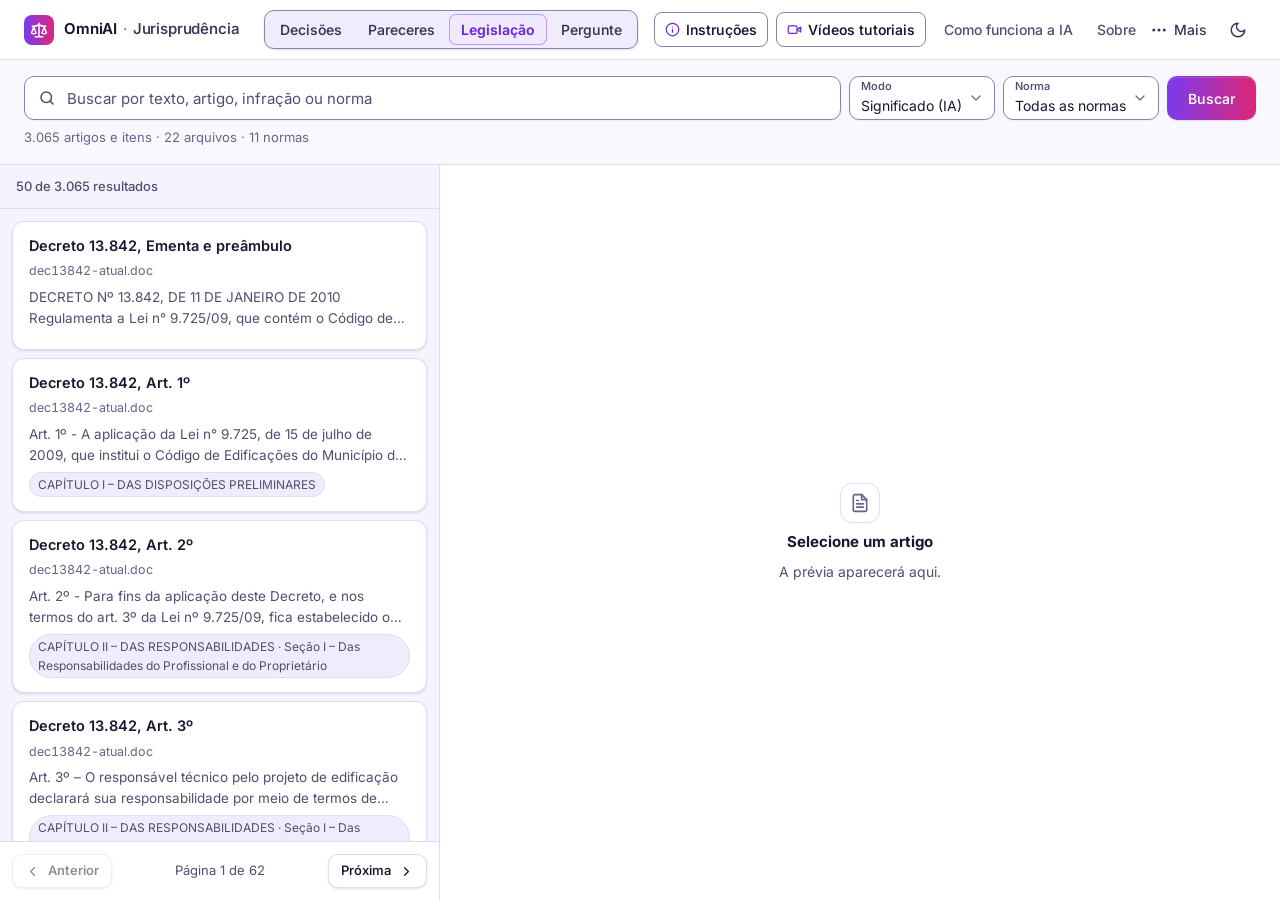
<file: site_publico/legislacao/index.html>
<!doctype html>
<html lang="pt-BR">

<head>
  <meta charset="utf-8" />
  <meta name="viewport" content="width=device-width, initial-scale=1" />
  <title>Legislação · OmniAI · Jurisprudência</title>
  <meta name="description" content="Legislação municipal de Belo Horizonte dividida em artigos, com busca por significado e artigos semelhantes." />
  <meta name="theme-color" content="#0f766e" />
  <link rel="canonical" href="https://sauliiin.github.io/jurisprudencia-juntas/site_publico/legislacao/" />
  <meta property="og:type" content="website" />
  <meta property="og:locale" content="pt_BR" />
  <meta property="og:site_name" content="OmniAI · Jurisprudência" />
  <meta property="og:title" content="Legislação · OmniAI · Jurisprudência" />
  <meta property="og:description" content="Legislação municipal de Belo Horizonte dividida em artigos, com busca por significado e artigos semelhantes." />
  <meta property="og:url" content="https://sauliiin.github.io/jurisprudencia-juntas/site_publico/legislacao/" />
  <meta property="og:image" content="https://sauliiin.github.io/jurisprudencia-juntas/site_publico/assets/og.png" />
  <meta property="og:image:width" content="1200" />
  <meta property="og:image:height" content="630" />
  <meta name="twitter:card" content="summary_large_image" />
  <meta name="twitter:title" content="Legislação · OmniAI · Jurisprudência" />
  <meta name="twitter:description" content="Legislação municipal de Belo Horizonte dividida em artigos, com busca por significado e artigos semelhantes." />
  <meta name="twitter:image" content="https://sauliiin.github.io/jurisprudencia-juntas/site_publico/assets/og.png" />
  <link rel="icon" href="../assets/favicon.svg" type="image/svg+xml" />
  <link rel="preload" href="../assets/fonts/inter-latin.woff2" as="font" type="font/woff2" crossorigin />
  <link rel="stylesheet" href="../styles.css" />
  <script>
    try {
      const tema = localStorage.getItem("omniai-tema");
      if (["light", "dark", "cyberpunk"].includes(tema)) document.documentElement.dataset.theme = tema;
    } catch {}
  </script>
</head>

<body class="app acervo-docs"
  data-acervo="../../site_data/legislacao.jsonl" data-documentos="arquivos" data-categorias="normas"
  data-previa="text" data-ia="legislacao">
  <a class="pular" href="#search-input">Pular para a busca</a>

  <header class="topbar">
    <a class="brand" href=".././" aria-label="OmniAI · Jurisprudência, página inicial">
      <span class="brand-mark" aria-hidden="true"><svg class="icon" aria-hidden="true"><use href="../assets/icones.svg#balanca" /></svg></span>
      <span>OmniAI<span class="brand-sep"> · </span><span class="brand-produto">Jurisprudência</span></span>
    </a>
    <nav class="topnav" aria-label="Principal">
      <div class="modos">
        <a class="modo" href=".././">Decisões</a>
        <a class="modo" href="../pareceres/">Pareceres</a>
        <a class="modo" href="../legislacao/" aria-current="page">Legislação</a>
        <a class="modo" href="../pergunte/">Pergunte</a>
      </div>
      <a class="nav-link nav-destaque" href="../instrucoes.html" title="Instruções"><svg class="icon icon-sm" aria-hidden="true"><use href="../assets/icones.svg#info" /></svg><span class="nav-rotulo">Instruções</span></a>
      <a class="nav-link nav-destaque" href="../tutoriais.html" title="Vídeos tutoriais"><svg class="icon icon-sm" aria-hidden="true"><use href="../assets/icones.svg#video" /></svg><span class="nav-rotulo">Vídeos tutoriais</span></a>
      <a class="nav-link" href="../ia.html">Como funciona a IA</a>
      <a class="nav-link" href="../sobre.html">Sobre</a>
    </nav>
    <div class="topbar-acoes">
      <a class="icon-btn so-celular" href="../instrucoes.html" aria-label="Instruções"><svg class="icon" aria-hidden="true"><use href="../assets/icones.svg#info" /></svg></a>
      <a class="icon-btn so-celular" href="../tutoriais.html" aria-label="Vídeos tutoriais"><svg class="icon" aria-hidden="true"><use href="../assets/icones.svg#video" /></svg></a>
      <details class="menu">
        <summary class="icon-btn" aria-label="Mais opções">
          <svg class="icon" aria-hidden="true"><use href="../assets/icones.svg#mais" /></svg><span class="menu-rotulo">Mais</span>
        </summary>
        <div class="menu-painel">
          <div class="so-mobile">
            <a href=".././"><svg class="icon" aria-hidden="true"><use href="../assets/icones.svg#balanca" /></svg>Decisões</a>
            <a href="../pareceres/"><svg class="icon" aria-hidden="true"><use href="../assets/icones.svg#pasta" /></svg>Pareceres</a>
            <a href="../legislacao/"><svg class="icon" aria-hidden="true"><use href="../assets/icones.svg#livro" /></svg>Legislação</a>
            <a href="../pergunte/"><svg class="icon" aria-hidden="true"><use href="../assets/icones.svg#faisca" /></svg>Pergunte</a>
          </div>
          <div class="so-medio">
            <a href="../ia.html"><svg class="icon" aria-hidden="true"><use href="../assets/icones.svg#faisca" /></svg>Como funciona a IA</a>
            <a href="../sobre.html"><svg class="icon" aria-hidden="true"><use href="../assets/icones.svg#info" /></svg>Sobre o projeto</a>
            <div class="menu-sep"></div>
          </div>
          <div class="menu-titulo">Para quem vota nas Juntas</div>
          <a href="https://drive.google.com/drive/folders/1YDlwa0MiwxSYp5H8YgRgQfdKc9hQhJph?usp=sharing" target="_blank" rel="noopener">
            <svg class="icon" aria-hidden="true"><use href="../assets/icones.svg#pasta" /></svg>Drive · Decisões por lei
            <svg class="icon externo" aria-hidden="true"><use href="../assets/icones.svg#externo" /></svg></a>
          <a href="https://drive.google.com/drive/folders/1k8K3eUxbiuRlLcRZhVXwx4fyr3P94zcZ?usp=sharing" target="_blank" rel="noopener">
            <svg class="icon" aria-hidden="true"><use href="../assets/icones.svg#documento" /></svg>Drive · Modelos de voto
            <svg class="icon externo" aria-hidden="true"><use href="../assets/icones.svg#externo" /></svg></a>
          <a href="../instrucoes.html"><svg class="icon" aria-hidden="true"><use href="../assets/icones.svg#info" /></svg>Instruções</a>
          <a href="../roteiro_voto.html"><svg class="icon" aria-hidden="true"><use href="../assets/icones.svg#livro" /></svg>Roteiro para elaborar voto</a>
          <a href="../tutoriais.html"><svg class="icon" aria-hidden="true"><use href="../assets/icones.svg#video" /></svg>Vídeos tutoriais</a>
        </div>
      </details>
      <button class="icon-btn tema-toggle" type="button" aria-label="Alternar tema">
        <svg class="icon icon-lua" aria-hidden="true"><use href="../assets/icones.svg#lua" /></svg>
        <svg class="icon icon-sol" aria-hidden="true"><use href="../assets/icones.svg#sol" /></svg>
        <svg class="icon icon-raio" aria-hidden="true"><use href="../assets/icones.svg#raio" /></svg>
      </button>
    </div>
  </header>

  <section class="busca" aria-label="Busca">
    <form id="search-form" class="searchbar" role="search">
      <div class="campo-busca">
        <svg class="icon" aria-hidden="true"><use href="../assets/icones.svg#busca" /></svg>
        <label class="sr-only" for="search-input">Buscar</label>
        <input id="search-input" type="search" autocomplete="off" enterkeyhint="search" placeholder="Buscar por texto, artigo, infração ou norma" />
      </div>
      <button class="btn filtros-toggle" type="button" aria-expanded="false" aria-controls="filtros">
        <svg class="icon" aria-hidden="true"><use href="../assets/icones.svg#filtros" /></svg>Filtros
      </button>
      <div id="filtros" class="filtros">
        <label class="filtro"><span class="filtro-rotulo">Modo</span>
          <select id="search-mode">
            <option value="phrase">Expressão</option>
            <option value="words">Palavras</option>
            <option value="semantic" selected>Significado (IA)</option>
          </select>
        </label>
        <label class="filtro"><span class="filtro-rotulo">Norma</span>
          <select id="category-filter">
            <option value="todas">Todas as normas</option>
          </select>
        </label>
      </div>
      <button class="btn btn-primary btn-buscar" type="submit">Buscar</button>
    </form>
    <p id="stats" class="busca-status" aria-live="polite">Carregando acervo…</p>
  </section>

  <main class="principal" id="conteudo">
    <div class="workspace">
      <section class="results-pane" aria-label="Resultados">
        <div class="results-meta">
          <span id="result-count" aria-live="polite">0 resultados</span>
        </div>
        <div id="ia-hint" class="ia-hint" hidden></div>
        <div id="results" class="results-list"></div>
        <nav id="pagination-bar" class="pagination-bar" aria-label="Paginação" hidden>
          <button id="page-prev" class="btn" type="button" disabled>
            <svg class="icon icon-sm" aria-hidden="true"><use href="../assets/icones.svg#anterior" /></svg>Anterior</button>
          <span id="page-info">Página 1</span>
          <button id="page-next" class="btn" type="button">Próxima
            <svg class="icon icon-sm" aria-hidden="true"><use href="../assets/icones.svg#proxima" /></svg></button>
        </nav>
      </section>

      <section class="detail-pane" aria-label="Documento selecionado">
        <div id="empty-state" class="empty-state">
          <svg class="icon" aria-hidden="true"><use href="../assets/icones.svg#documento" /></svg>
          <strong>Selecione um artigo</strong>
          <span>A prévia aparecerá aqui.</span>
        </div>

        <article id="detail" class="detail" hidden>
          <div class="detail-barra">
            <button class="btn btn-ghost" type="button" data-voltar>
              <svg class="icon" aria-hidden="true"><use href="../assets/icones.svg#seta-esquerda" /></svg>Voltar</button>
          </div>
          <header class="detail-head">
            <div>
              <span id="detail-category" class="badge"></span>
              <h1 id="detail-title"></h1>
              <p id="detail-subtitle"></p>
            </div>
            <a id="open-file" class="open-button" target="_blank" rel="noreferrer">Abrir inteiro</a>
          </header>

          <section id="similares" class="similares" hidden></section>

          <div class="preview-toolbar">
            <span id="preview-label"></span>
            <div class="segmentado" role="group" aria-label="Visualização">
              <button id="show-text" class="subtle" type="button">Texto</button>
              <button id="show-file" class="subtle" type="button">Arquivo</button>
            </div>
          </div>

          <div id="preview" class="preview"></div>
        </article>
      </section>
    </div>
  </main>

  <script src="../site.js" defer></script>
  <script src="../ia.js" defer></script>
  <script src="../pareceres/app.js" defer></script>
</body>

</html>
</file>
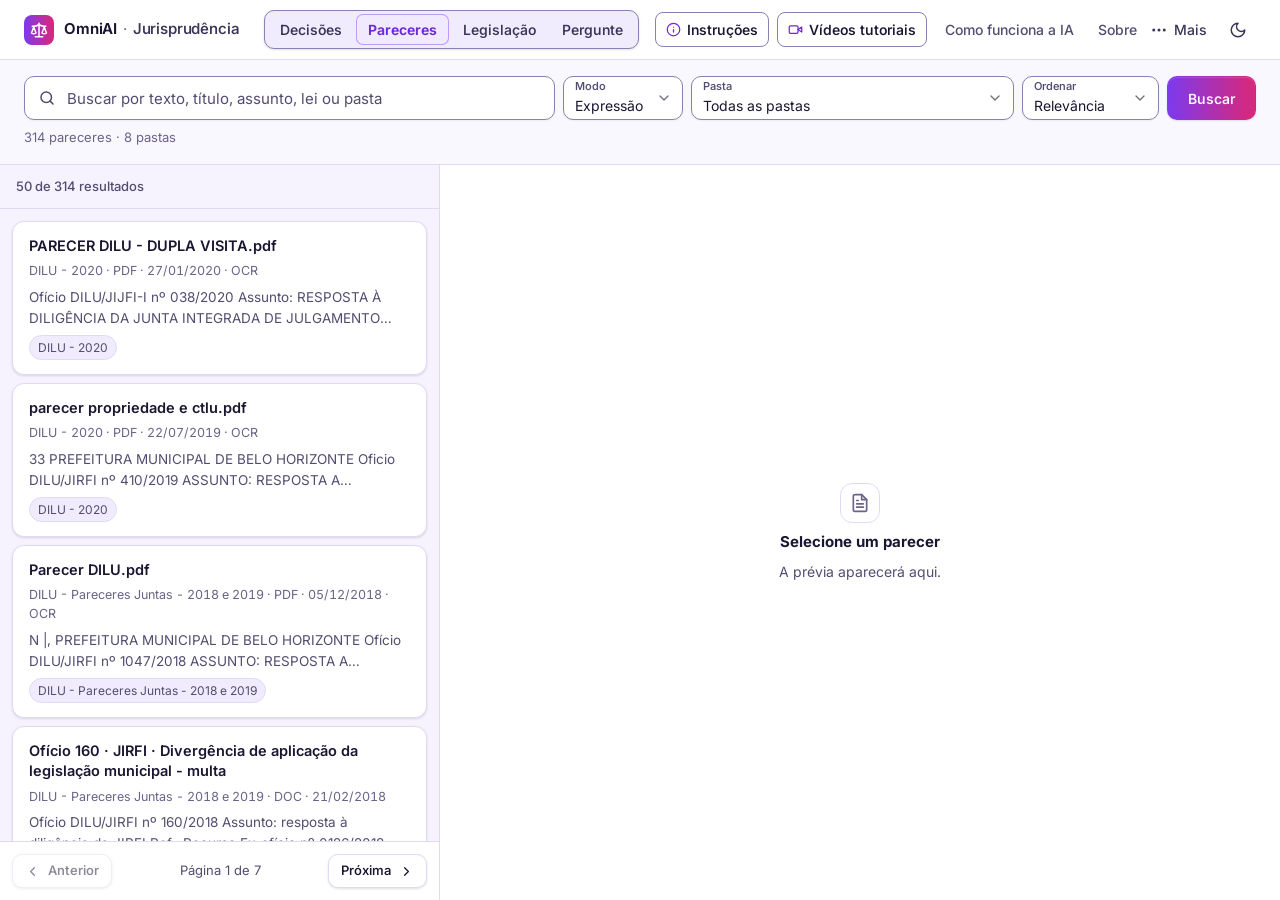
<file: site_publico/pareceres/index.html>
<!doctype html>
<html lang="pt-BR">

<head>
  <meta charset="utf-8" />
  <meta name="viewport" content="width=device-width, initial-scale=1" />
  <title>Pareceres · OmniAI · Jurisprudência</title>
  <meta name="description" content="Pareceres, ofícios e notas orientativas usados pelas Juntas Integradas de Julgamento Fiscal de Belo Horizonte." />
  <meta name="theme-color" content="#0f766e" />
  <link rel="canonical" href="https://sauliiin.github.io/jurisprudencia-juntas/site_publico/pareceres/" />
  <meta property="og:type" content="website" />
  <meta property="og:locale" content="pt_BR" />
  <meta property="og:site_name" content="OmniAI · Jurisprudência" />
  <meta property="og:title" content="Pareceres · OmniAI · Jurisprudência" />
  <meta property="og:description" content="Pareceres, ofícios e notas orientativas usados pelas Juntas Integradas de Julgamento Fiscal de Belo Horizonte." />
  <meta property="og:url" content="https://sauliiin.github.io/jurisprudencia-juntas/site_publico/pareceres/" />
  <meta property="og:image" content="https://sauliiin.github.io/jurisprudencia-juntas/site_publico/assets/og.png" />
  <meta property="og:image:width" content="1200" />
  <meta property="og:image:height" content="630" />
  <meta name="twitter:card" content="summary_large_image" />
  <meta name="twitter:title" content="Pareceres · OmniAI · Jurisprudência" />
  <meta name="twitter:description" content="Pareceres, ofícios e notas orientativas usados pelas Juntas Integradas de Julgamento Fiscal de Belo Horizonte." />
  <meta name="twitter:image" content="https://sauliiin.github.io/jurisprudencia-juntas/site_publico/assets/og.png" />
  <link rel="icon" href="../assets/favicon.svg" type="image/svg+xml" />
  <link rel="preload" href="../assets/fonts/inter-latin.woff2" as="font" type="font/woff2" crossorigin />
  <link rel="stylesheet" href="../styles.css" />
  <script>
    try {
      const tema = localStorage.getItem("omniai-tema");
      if (["light", "dark", "cyberpunk"].includes(tema)) document.documentElement.dataset.theme = tema;
    } catch {}
  </script>
</head>

<body class="app acervo-docs">
  <a class="pular" href="#search-input">Pular para a busca</a>

  <header class="topbar">
    <a class="brand" href=".././" aria-label="OmniAI · Jurisprudência, página inicial">
      <span class="brand-mark" aria-hidden="true"><svg class="icon" aria-hidden="true"><use href="../assets/icones.svg#balanca" /></svg></span>
      <span>OmniAI<span class="brand-sep"> · </span><span class="brand-produto">Jurisprudência</span></span>
    </a>
    <nav class="topnav" aria-label="Principal">
      <div class="modos">
        <a class="modo" href=".././">Decisões</a>
        <a class="modo" href="../pareceres/" aria-current="page">Pareceres</a>
        <a class="modo" href="../legislacao/">Legislação</a>
        <a class="modo" href="../pergunte/">Pergunte</a>
      </div>
      <a class="nav-link nav-destaque" href="../instrucoes.html" title="Instruções"><svg class="icon icon-sm" aria-hidden="true"><use href="../assets/icones.svg#info" /></svg><span class="nav-rotulo">Instruções</span></a>
      <a class="nav-link nav-destaque" href="../tutoriais.html" title="Vídeos tutoriais"><svg class="icon icon-sm" aria-hidden="true"><use href="../assets/icones.svg#video" /></svg><span class="nav-rotulo">Vídeos tutoriais</span></a>
      <a class="nav-link" href="../ia.html">Como funciona a IA</a>
      <a class="nav-link" href="../sobre.html">Sobre</a>
    </nav>
    <div class="topbar-acoes">
      <a class="icon-btn so-celular" href="../instrucoes.html" aria-label="Instruções"><svg class="icon" aria-hidden="true"><use href="../assets/icones.svg#info" /></svg></a>
      <a class="icon-btn so-celular" href="../tutoriais.html" aria-label="Vídeos tutoriais"><svg class="icon" aria-hidden="true"><use href="../assets/icones.svg#video" /></svg></a>
      <details class="menu">
        <summary class="icon-btn" aria-label="Mais opções">
          <svg class="icon" aria-hidden="true"><use href="../assets/icones.svg#mais" /></svg><span class="menu-rotulo">Mais</span>
        </summary>
        <div class="menu-painel">
          <div class="so-mobile">
            <a href=".././"><svg class="icon" aria-hidden="true"><use href="../assets/icones.svg#balanca" /></svg>Decisões</a>
            <a href="../pareceres/"><svg class="icon" aria-hidden="true"><use href="../assets/icones.svg#pasta" /></svg>Pareceres</a>
            <a href="../legislacao/"><svg class="icon" aria-hidden="true"><use href="../assets/icones.svg#livro" /></svg>Legislação</a>
            <a href="../pergunte/"><svg class="icon" aria-hidden="true"><use href="../assets/icones.svg#faisca" /></svg>Pergunte</a>
          </div>
          <div class="so-medio">
            <a href="../ia.html"><svg class="icon" aria-hidden="true"><use href="../assets/icones.svg#faisca" /></svg>Como funciona a IA</a>
            <a href="../sobre.html"><svg class="icon" aria-hidden="true"><use href="../assets/icones.svg#info" /></svg>Sobre o projeto</a>
            <div class="menu-sep"></div>
          </div>
          <div class="menu-titulo">Para quem vota nas Juntas</div>
          <a href="https://drive.google.com/drive/folders/1YDlwa0MiwxSYp5H8YgRgQfdKc9hQhJph?usp=sharing" target="_blank" rel="noopener">
            <svg class="icon" aria-hidden="true"><use href="../assets/icones.svg#pasta" /></svg>Drive · Decisões por lei
            <svg class="icon externo" aria-hidden="true"><use href="../assets/icones.svg#externo" /></svg></a>
          <a href="https://drive.google.com/drive/folders/1k8K3eUxbiuRlLcRZhVXwx4fyr3P94zcZ?usp=sharing" target="_blank" rel="noopener">
            <svg class="icon" aria-hidden="true"><use href="../assets/icones.svg#documento" /></svg>Drive · Modelos de voto
            <svg class="icon externo" aria-hidden="true"><use href="../assets/icones.svg#externo" /></svg></a>
          <a href="../instrucoes.html"><svg class="icon" aria-hidden="true"><use href="../assets/icones.svg#info" /></svg>Instruções</a>
          <a href="../roteiro_voto.html"><svg class="icon" aria-hidden="true"><use href="../assets/icones.svg#livro" /></svg>Roteiro para elaborar voto</a>
          <a href="../tutoriais.html"><svg class="icon" aria-hidden="true"><use href="../assets/icones.svg#video" /></svg>Vídeos tutoriais</a>
        </div>
      </details>
      <button class="icon-btn tema-toggle" type="button" aria-label="Alternar tema">
        <svg class="icon icon-lua" aria-hidden="true"><use href="../assets/icones.svg#lua" /></svg>
        <svg class="icon icon-sol" aria-hidden="true"><use href="../assets/icones.svg#sol" /></svg>
        <svg class="icon icon-raio" aria-hidden="true"><use href="../assets/icones.svg#raio" /></svg>
      </button>
    </div>
  </header>

  <section class="busca" aria-label="Busca">
    <form id="search-form" class="searchbar" role="search">
      <div class="campo-busca">
        <svg class="icon" aria-hidden="true"><use href="../assets/icones.svg#busca" /></svg>
        <label class="sr-only" for="search-input">Buscar</label>
        <input id="search-input" type="search" autocomplete="off" enterkeyhint="search" placeholder="Buscar por texto, título, assunto, lei ou pasta" />
      </div>
      <button class="btn filtros-toggle" type="button" aria-expanded="false" aria-controls="filtros">
        <svg class="icon" aria-hidden="true"><use href="../assets/icones.svg#filtros" /></svg>Filtros
      </button>
      <div id="filtros" class="filtros">
        <label class="filtro"><span class="filtro-rotulo">Modo</span>
          <select id="search-mode">
            <option value="phrase">Expressão</option>
            <option value="words">Palavras</option>
          </select>
        </label>
        <label class="filtro"><span class="filtro-rotulo">Pasta</span>
          <select id="category-filter">
            <option value="todas">Todas as pastas</option>
          </select>
        </label>
        <label class="filtro"><span class="filtro-rotulo">Ordenar</span>
          <select id="sort-order">
            <option value="relevancia">Relevância</option>
            <option value="recentes">Mais recentes</option>
            <option value="antigas">Mais antigas</option>
          </select>
        </label>
      </div>
      <button class="btn btn-primary btn-buscar" type="submit">Buscar</button>
    </form>
    <p id="stats" class="busca-status" aria-live="polite">Carregando acervo…</p>
  </section>

  <main class="principal" id="conteudo">
    <div class="workspace">
      <section class="results-pane" aria-label="Resultados">
        <div class="results-meta">
          <span id="result-count" aria-live="polite">0 resultados</span>
        </div>
        <div id="results" class="results-list"></div>
        <nav id="pagination-bar" class="pagination-bar" aria-label="Paginação" hidden>
          <button id="page-prev" class="btn" type="button" disabled>
            <svg class="icon icon-sm" aria-hidden="true"><use href="../assets/icones.svg#anterior" /></svg>Anterior</button>
          <span id="page-info">Página 1</span>
          <button id="page-next" class="btn" type="button">Próxima
            <svg class="icon icon-sm" aria-hidden="true"><use href="../assets/icones.svg#proxima" /></svg></button>
        </nav>
      </section>

      <section class="detail-pane" aria-label="Documento selecionado">
        <div id="empty-state" class="empty-state">
          <svg class="icon" aria-hidden="true"><use href="../assets/icones.svg#documento" /></svg>
          <strong>Selecione um parecer</strong>
          <span>A prévia aparecerá aqui.</span>
        </div>

        <article id="detail" class="detail" hidden>
          <div class="detail-barra">
            <button class="btn btn-ghost" type="button" data-voltar>
              <svg class="icon" aria-hidden="true"><use href="../assets/icones.svg#seta-esquerda" /></svg>Voltar</button>
          </div>
          <header class="detail-head">
            <div>
              <span id="detail-category" class="badge"></span>
              <h1 id="detail-title"></h1>
              <p id="detail-subtitle"></p>
            </div>
            <a id="open-file" class="open-button" target="_blank" rel="noreferrer">Abrir inteiro</a>
          </header>

          <div class="preview-toolbar">
            <span id="preview-label"></span>
            <div class="segmentado" role="group" aria-label="Visualização">
              <button id="show-text" class="subtle" type="button">Texto</button>
              <button id="show-file" class="subtle" type="button">Arquivo</button>
            </div>
          </div>

          <div id="preview" class="preview"></div>
        </article>
      </section>
    </div>
  </main>

  <script src="../site.js" defer></script>
  <script src="app.js" defer></script>
</body>

</html>
</file>
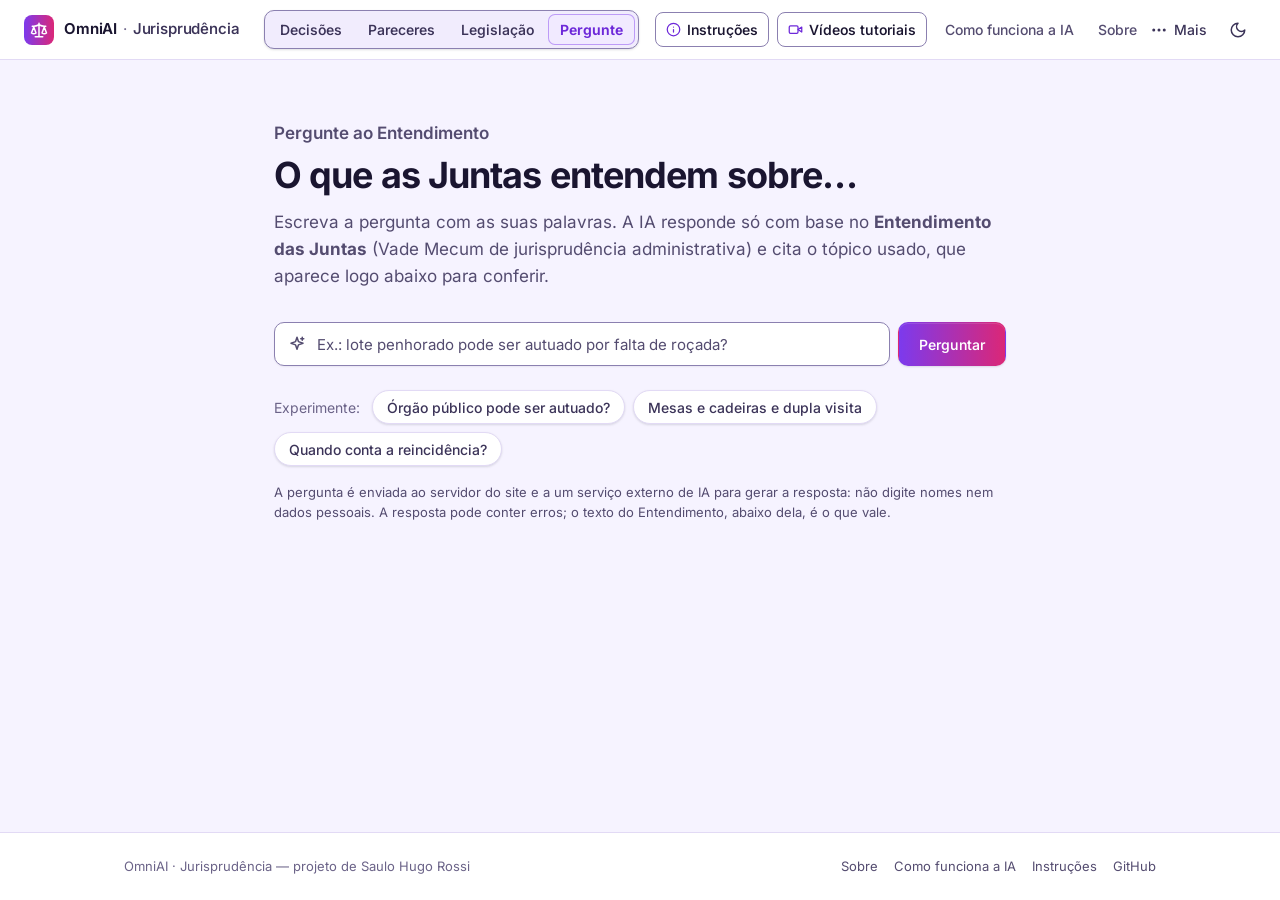
<file: site_publico/pergunte/index.html>
<!doctype html>
<html lang="pt-BR">

<head>
  <meta charset="utf-8" />
  <meta name="viewport" content="width=device-width, initial-scale=1" />
  <title>Pergunte ao Entendimento · OmniAI · Jurisprudência</title>
  <meta name="description" content="Pergunte em português e receba a resposta do Entendimento das Juntas (Vade Mecum de jurisprudência administrativa), com o tópico citado." />
  <meta name="theme-color" content="#7c3aed" />
  <link rel="canonical" href="https://omniailab.com.br/site_publico/pergunte/" />
  <meta property="og:type" content="website" />
  <meta property="og:locale" content="pt_BR" />
  <meta property="og:site_name" content="OmniAI · Jurisprudência" />
  <meta property="og:title" content="Pergunte ao Entendimento · OmniAI · Jurisprudência" />
  <meta property="og:description" content="Pergunte em português e receba a resposta do Entendimento das Juntas, com o tópico citado." />
  <meta property="og:url" content="https://omniailab.com.br/site_publico/pergunte/" />
  <meta property="og:image" content="https://sauliiin.github.io/jurisprudencia-juntas/site_publico/assets/og.png" />
  <meta property="og:image:width" content="1200" />
  <meta property="og:image:height" content="630" />
  <meta name="twitter:card" content="summary_large_image" />
  <meta name="twitter:title" content="Pergunte ao Entendimento · OmniAI · Jurisprudência" />
  <meta name="twitter:description" content="Pergunte em português e receba a resposta do Entendimento das Juntas, com o tópico citado." />
  <meta name="twitter:image" content="https://sauliiin.github.io/jurisprudencia-juntas/site_publico/assets/og.png" />
  <link rel="icon" href="../assets/favicon.svg" type="image/svg+xml" />
  <link rel="preload" href="../assets/fonts/inter-latin.woff2" as="font" type="font/woff2" crossorigin />
  <link rel="stylesheet" href="../styles.css" />
  <script>
    try {
      const tema = localStorage.getItem("omniai-tema");
      if (["light", "dark", "cyberpunk"].includes(tema)) document.documentElement.dataset.theme = tema;
    } catch {}
  </script>
</head>

<body class="doc">
  <a class="pular" href="#pergunta-input">Pular para a pergunta</a>

  <header class="topbar">
    <a class="brand" href=".././" aria-label="OmniAI · Jurisprudência, página inicial">
      <span class="brand-mark" aria-hidden="true"><svg class="icon" aria-hidden="true"><use href="../assets/icones.svg#balanca" /></svg></span>
      <span>OmniAI<span class="brand-sep"> · </span><span class="brand-produto">Jurisprudência</span></span>
    </a>
    <nav class="topnav" aria-label="Principal">
      <div class="modos">
        <a class="modo" href=".././">Decisões</a>
        <a class="modo" href="../pareceres/">Pareceres</a>
        <a class="modo" href="../legislacao/">Legislação</a>
        <a class="modo" href="../pergunte/" aria-current="page">Pergunte</a>
      </div>
      <a class="nav-link nav-destaque" href="../instrucoes.html" title="Instruções"><svg class="icon icon-sm" aria-hidden="true"><use href="../assets/icones.svg#info" /></svg><span class="nav-rotulo">Instruções</span></a>
      <a class="nav-link nav-destaque" href="../tutoriais.html" title="Vídeos tutoriais"><svg class="icon icon-sm" aria-hidden="true"><use href="../assets/icones.svg#video" /></svg><span class="nav-rotulo">Vídeos tutoriais</span></a>
      <a class="nav-link" href="../ia.html">Como funciona a IA</a>
      <a class="nav-link" href="../sobre.html">Sobre</a>
    </nav>
    <div class="topbar-acoes">
      <a class="icon-btn so-celular" href="../instrucoes.html" aria-label="Instruções"><svg class="icon" aria-hidden="true"><use href="../assets/icones.svg#info" /></svg></a>
      <a class="icon-btn so-celular" href="../tutoriais.html" aria-label="Vídeos tutoriais"><svg class="icon" aria-hidden="true"><use href="../assets/icones.svg#video" /></svg></a>
      <details class="menu">
        <summary class="icon-btn" aria-label="Mais opções">
          <svg class="icon" aria-hidden="true"><use href="../assets/icones.svg#mais" /></svg><span class="menu-rotulo">Mais</span>
        </summary>
        <div class="menu-painel">
          <div class="so-mobile">
            <a href=".././"><svg class="icon" aria-hidden="true"><use href="../assets/icones.svg#balanca" /></svg>Decisões</a>
            <a href="../pareceres/"><svg class="icon" aria-hidden="true"><use href="../assets/icones.svg#pasta" /></svg>Pareceres</a>
            <a href="../legislacao/"><svg class="icon" aria-hidden="true"><use href="../assets/icones.svg#livro" /></svg>Legislação</a>
            <a href="../pergunte/"><svg class="icon" aria-hidden="true"><use href="../assets/icones.svg#faisca" /></svg>Pergunte</a>
          </div>
          <div class="so-medio">
            <a href="../ia.html"><svg class="icon" aria-hidden="true"><use href="../assets/icones.svg#faisca" /></svg>Como funciona a IA</a>
            <a href="../sobre.html"><svg class="icon" aria-hidden="true"><use href="../assets/icones.svg#info" /></svg>Sobre o projeto</a>
            <div class="menu-sep"></div>
          </div>
          <div class="menu-titulo">Para quem vota nas Juntas</div>
          <a href="https://drive.google.com/drive/folders/1YDlwa0MiwxSYp5H8YgRgQfdKc9hQhJph?usp=sharing" target="_blank" rel="noopener">
            <svg class="icon" aria-hidden="true"><use href="../assets/icones.svg#pasta" /></svg>Drive · Decisões por lei
            <svg class="icon externo" aria-hidden="true"><use href="../assets/icones.svg#externo" /></svg></a>
          <a href="https://drive.google.com/drive/folders/1k8K3eUxbiuRlLcRZhVXwx4fyr3P94zcZ?usp=sharing" target="_blank" rel="noopener">
            <svg class="icon" aria-hidden="true"><use href="../assets/icones.svg#documento" /></svg>Drive · Modelos de voto
            <svg class="icon externo" aria-hidden="true"><use href="../assets/icones.svg#externo" /></svg></a>
          <a href="../instrucoes.html"><svg class="icon" aria-hidden="true"><use href="../assets/icones.svg#info" /></svg>Instruções</a>
          <a href="../roteiro_voto.html"><svg class="icon" aria-hidden="true"><use href="../assets/icones.svg#livro" /></svg>Roteiro para elaborar voto</a>
          <a href="../tutoriais.html"><svg class="icon" aria-hidden="true"><use href="../assets/icones.svg#video" /></svg>Vídeos tutoriais</a>
        </div>
      </details>
      <button class="icon-btn tema-toggle" type="button" aria-label="Alternar tema">
        <svg class="icon icon-lua" aria-hidden="true"><use href="../assets/icones.svg#lua" /></svg>
        <svg class="icon icon-sol" aria-hidden="true"><use href="../assets/icones.svg#sol" /></svg>
        <svg class="icon icon-raio" aria-hidden="true"><use href="../assets/icones.svg#raio" /></svg>
      </button>
    </div>
  </header>

  <main id="conteudo" class="pagina">
    <header class="pagina-head">
      <p class="secao-rotulo">Pergunte ao Entendimento</p>
      <h1>O que as Juntas entendem sobre…</h1>
      <p>Escreva a pergunta com as suas palavras. A IA responde só com base no
        <strong>Entendimento das Juntas</strong> (Vade Mecum de jurisprudência administrativa) e cita o tópico
        usado, que aparece logo abaixo para conferir.</p>
    </header>

    <form id="pergunta-form" class="searchbar searchbar-pergunta">
      <div class="campo-busca">
        <svg class="icon" aria-hidden="true"><use href="../assets/icones.svg#faisca" /></svg>
        <label class="sr-only" for="pergunta-input">Sua pergunta</label>
        <input id="pergunta-input" type="text" autocomplete="off" enterkeyhint="send" minlength="3" maxlength="500"
          required placeholder="Ex.: lote penhorado pode ser autuado por falta de roçada?" />
      </div>
      <button id="pergunta-enviar" class="btn btn-primary btn-buscar" type="submit">Perguntar</button>
    </form>

    <div class="exemplos">
      <span class="exemplos-rotulo">Experimente:</span>
      <button class="exemplo" type="button" data-pergunta="Órgão público pode ser autuado?">Órgão público pode ser autuado?</button>
      <button class="exemplo" type="button" data-pergunta="Mesas e cadeiras no passeio sem licença exigem dupla visita?">Mesas e cadeiras e dupla visita</button>
      <button class="exemplo" type="button" data-pergunta="A reincidência conta a partir de quando?">Quando conta a reincidência?</button>
    </div>

    <p class="pergunta-nota muted">A pergunta é enviada ao servidor do site e a um serviço externo de IA para gerar a
      resposta: não digite nomes nem dados pessoais. A resposta pode conter erros; o texto do Entendimento, abaixo
      dela, é o que vale.</p>

    <section id="resposta" class="resposta" aria-live="polite" aria-busy="false" hidden>
      <div id="resposta-carregando" class="resposta-carregando" hidden>
        <span class="ponto" aria-hidden="true"></span>Consultando o Entendimento das Juntas…
      </div>
      <div id="resposta-aviso" class="ia-hint" hidden></div>
      <div id="resposta-texto" class="resposta-texto prose" hidden></div>
      <p id="resposta-modelo" class="resposta-modelo muted" hidden></p>

      <div id="fontes-bloco" hidden>
        <h2 class="secao-titulo">Tópicos do Entendimento consultados</h2>
        <div id="fontes" class="fontes"></div>
        <p class="muted resposta-documento"><a id="documento-link" target="_blank" rel="noopener">Abrir o
            Entendimento das Juntas completo</a></p>
      </div>
    </section>
  </main>

  <footer class="rodape">
    <div class="rodape-inner">
      <span>OmniAI · Jurisprudência — projeto de Saulo Hugo Rossi</span>
      <nav aria-label="Rodapé">
        <a href="../sobre.html">Sobre</a>
        <a href="../ia.html">Como funciona a IA</a>
        <a href="../instrucoes.html">Instruções</a>
        <a href="https://github.com/sauliiin/jurisprudencia-juntas" target="_blank" rel="noopener">GitHub</a>
      </nav>
    </div>
  </footer>

  <script src="../config.js" defer></script>
  <script src="../site.js" defer></script>
  <script src="app.js" defer></script>
</body>

</html>
</file>
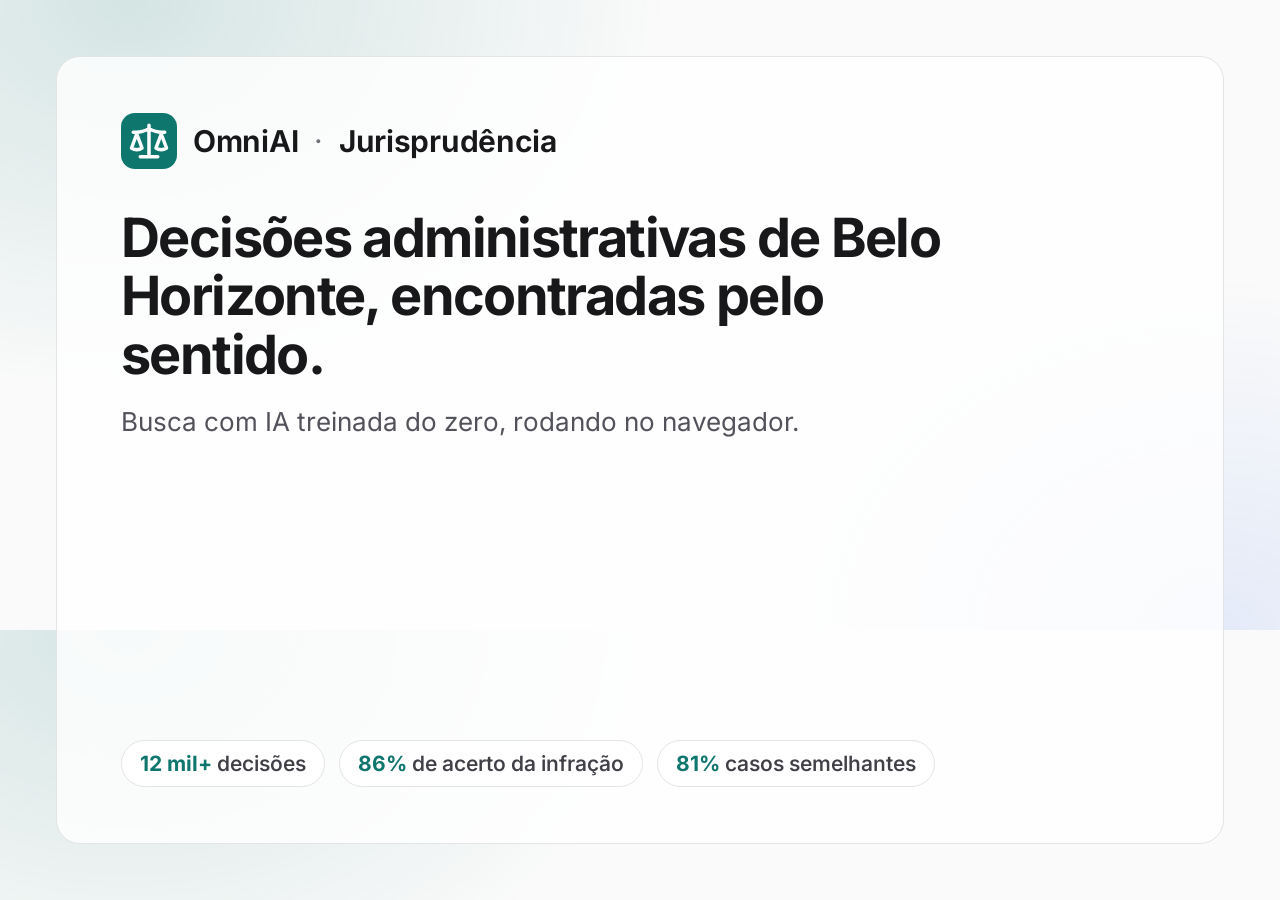
<file: docs/og-image.html>
<!doctype html>
<!-- Fonte da imagem de compartilhamento (site_publico/assets/og.png, 1200x630).
     Regere abrindo esta página numa janela de 1200x630 e salvando a captura. -->
<html lang="pt-BR">
<head>
  <meta charset="utf-8" />
  <style>
    @font-face { font-family: "Inter"; font-weight: 400 700; src: url("../site_publico/assets/fonts/inter-latin.woff2") format("woff2"); }
    * { box-sizing: border-box; margin: 0; }
    body { width: 1200px; height: 630px; overflow: hidden; font-family: "Inter", sans-serif; color: #18181b;
      background: radial-gradient(60% 90% at 10% 0%, rgba(15,118,110,.16), transparent 70%),
                  radial-gradient(50% 80% at 95% 100%, rgba(37,99,235,.10), transparent 70%), #fafafa; }
    .card { position: absolute; inset: 56px; display: flex; flex-direction: column; padding: 56px 64px;
      border: 1px solid #e4e4e7; border-radius: 24px; background: rgba(255,255,255,.82); }
    .marca { display: flex; align-items: center; gap: 16px; font-size: 30px; font-weight: 650; letter-spacing: -.01em; }
    .marca svg { width: 56px; height: 56px; }
    .marca span { color: #71717a; font-weight: 400; }
    h1 { margin-top: 40px; max-width: 900px; font-size: 54px; line-height: 1.08; letter-spacing: -.03em; font-weight: 700; }
    p { margin-top: 22px; color: #52525b; font-size: 26px; }
    .rodape { display: flex; gap: 14px; margin-top: auto; }
    .rodape div { padding: 10px 18px; border: 1px solid #e4e4e7; border-radius: 999px; background: #fff; font-size: 21px; font-weight: 550; color: #3f3f46; }
    .rodape b { color: #0f766e; }
  </style>
</head>
<body>
  <div class="card">
    <div class="marca">
      <svg viewBox="0 0 32 32"><rect width="32" height="32" rx="8" fill="#0f766e"/><g fill="none" stroke="#fff" stroke-width="2" stroke-linecap="round" stroke-linejoin="round" transform="translate(4 4)"><path d="m16 16 3-8 3 8c-.87.65-1.92 1-3 1s-2.13-.35-3-1ZM2 16l3-8 3 8c-.87.65-1.92 1-3 1s-2.13-.35-3-1ZM7 21h10M12 3v18M3 7h2c2 0 5-1 7-2 2 1 5 2 7 2h2"/></g></svg>
      OmniAI <span>·</span> Jurisprudência
    </div>
    <h1>Decisões administrativas de Belo Horizonte, encontradas pelo sentido.</h1>
    <p>Busca com IA treinada do zero, rodando no navegador.</p>
    <div class="rodape">
      <div><b>12 mil+</b> decisões</div>
      <div><b>86%</b> de acerto da infração</div>
      <div><b>81%</b> casos semelhantes</div>
    </div>
  </div>
</body>
</html>
</file>
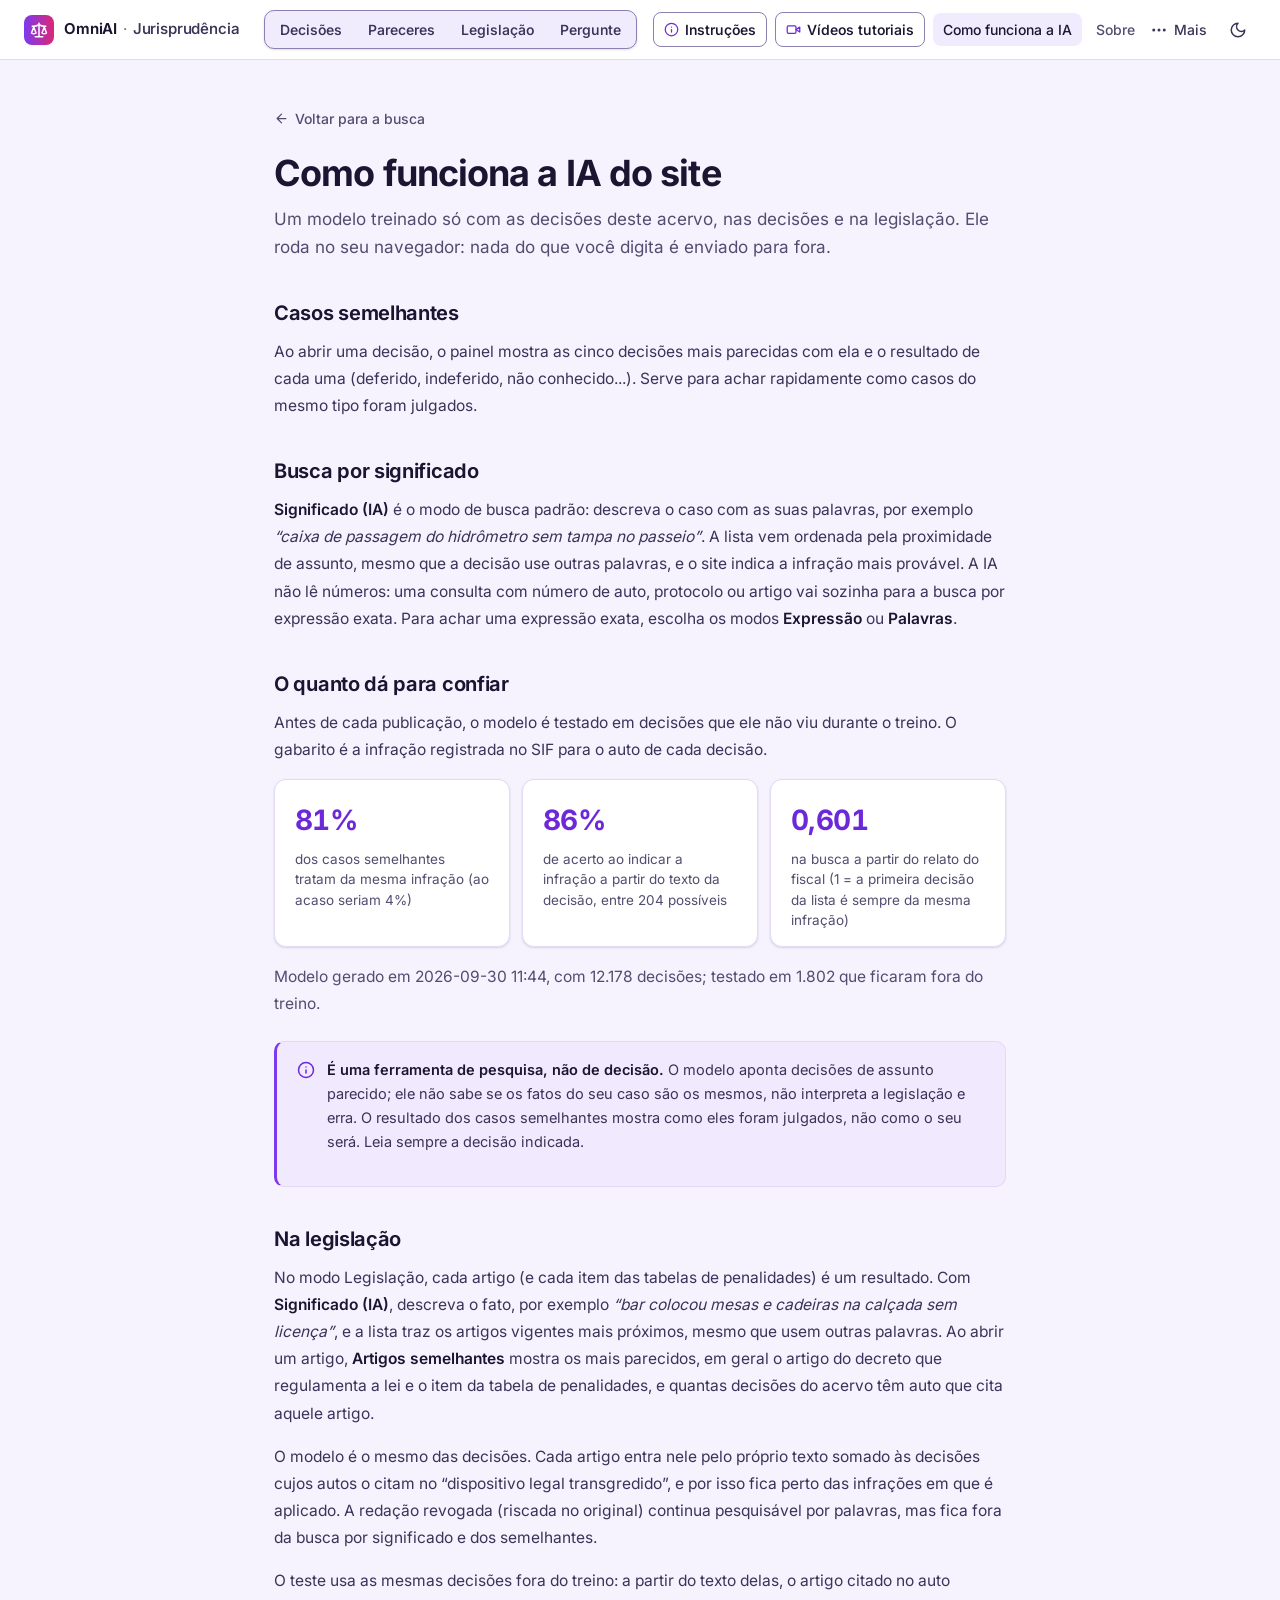
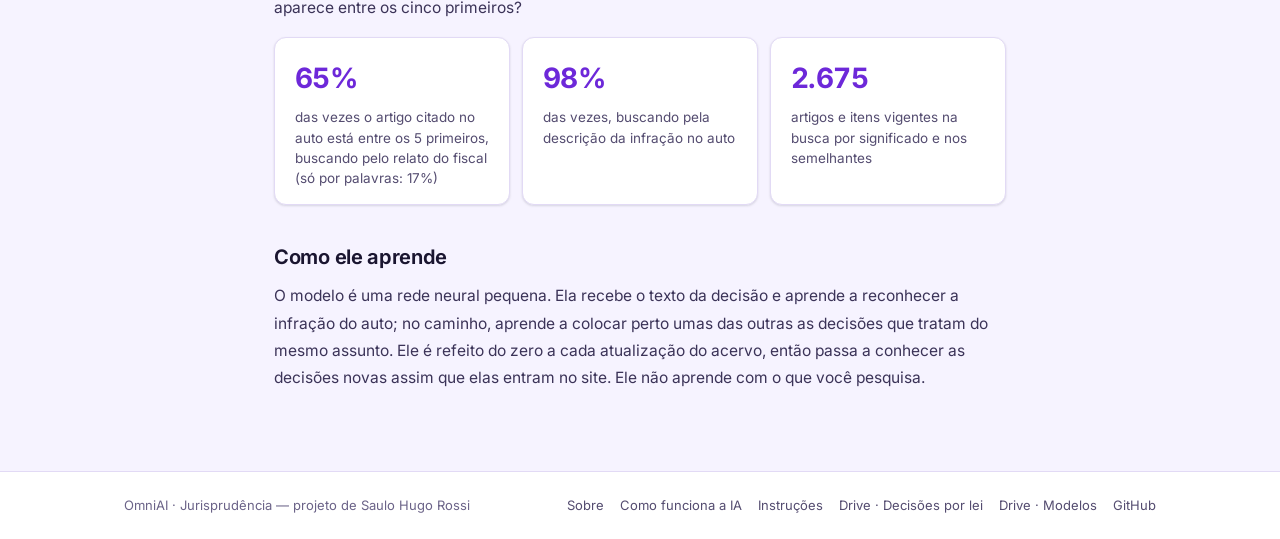
<file: site_publico/ia.html>
<!doctype html>
<html lang="pt-BR">

<head>
  <meta charset="utf-8" />
  <meta name="viewport" content="width=device-width, initial-scale=1" />
  <title>Como funciona a IA · OmniAI · Jurisprudência</title>
  <meta name="description" content="Um modelo de IA treinado do zero com o acervo, que roda no navegador: busca por significado, casos semelhantes e métricas de avaliação." />
  <meta name="theme-color" content="#7c3aed" />
  <link rel="canonical" href="https://sauliiin.github.io/jurisprudencia-juntas/site_publico/ia.html" />
  <meta property="og:type" content="website" />
  <meta property="og:locale" content="pt_BR" />
  <meta property="og:site_name" content="OmniAI · Jurisprudência" />
  <meta property="og:title" content="Como funciona a IA · OmniAI · Jurisprudência" />
  <meta property="og:description" content="Um modelo de IA treinado do zero com o acervo, que roda no navegador: busca por significado, casos semelhantes e métricas de avaliação." />
  <meta property="og:url" content="https://sauliiin.github.io/jurisprudencia-juntas/site_publico/ia.html" />
  <meta property="og:image" content="https://sauliiin.github.io/jurisprudencia-juntas/site_publico/assets/og.png" />
  <meta property="og:image:width" content="1200" />
  <meta property="og:image:height" content="630" />
  <meta name="twitter:card" content="summary_large_image" />
  <meta name="twitter:title" content="Como funciona a IA · OmniAI · Jurisprudência" />
  <meta name="twitter:description" content="Um modelo de IA treinado do zero com o acervo, que roda no navegador: busca por significado, casos semelhantes e métricas de avaliação." />
  <meta name="twitter:image" content="https://sauliiin.github.io/jurisprudencia-juntas/site_publico/assets/og.png" />
  <link rel="icon" href="assets/favicon.svg" type="image/svg+xml" />
  <link rel="preload" href="assets/fonts/inter-latin.woff2" as="font" type="font/woff2" crossorigin />
  <link rel="stylesheet" href="styles.css" />
  <script>
    try {
      const tema = localStorage.getItem("omniai-tema");
      if (["light", "dark", "cyberpunk"].includes(tema)) document.documentElement.dataset.theme = tema;
    } catch {}
  </script>
</head>

<body class="doc">
  <a class="pular" href="#conteudo">Pular para o conteúdo</a>

  <header class="topbar">
    <a class="brand" href="./" aria-label="OmniAI · Jurisprudência, página inicial">
      <span class="brand-mark" aria-hidden="true"><svg class="icon" aria-hidden="true"><use href="assets/icones.svg#balanca" /></svg></span>
      <span>OmniAI<span class="brand-sep"> · </span><span class="brand-produto">Jurisprudência</span></span>
    </a>
    <nav class="topnav" aria-label="Principal">
      <div class="modos">
        <a class="modo" href="./">Decisões</a>
        <a class="modo" href="pareceres/">Pareceres</a>
        <a class="modo" href="legislacao/">Legislação</a>
        <a class="modo" href="pergunte/">Pergunte</a>
      </div>
      <a class="nav-link nav-destaque" href="instrucoes.html" title="Instruções"><svg class="icon icon-sm" aria-hidden="true"><use href="assets/icones.svg#info" /></svg><span class="nav-rotulo">Instruções</span></a>
      <a class="nav-link nav-destaque" href="tutoriais.html" title="Vídeos tutoriais"><svg class="icon icon-sm" aria-hidden="true"><use href="assets/icones.svg#video" /></svg><span class="nav-rotulo">Vídeos tutoriais</span></a>
      <a class="nav-link" href="ia.html" aria-current="page">Como funciona a IA</a>
      <a class="nav-link" href="sobre.html">Sobre</a>
    </nav>
    <div class="topbar-acoes">
      <a class="icon-btn so-celular" href="instrucoes.html" aria-label="Instruções"><svg class="icon" aria-hidden="true"><use href="assets/icones.svg#info" /></svg></a>
      <a class="icon-btn so-celular" href="tutoriais.html" aria-label="Vídeos tutoriais"><svg class="icon" aria-hidden="true"><use href="assets/icones.svg#video" /></svg></a>
      <details class="menu">
        <summary class="icon-btn" aria-label="Mais opções">
          <svg class="icon" aria-hidden="true"><use href="assets/icones.svg#mais" /></svg><span class="menu-rotulo">Mais</span>
        </summary>
        <div class="menu-painel">
          <div class="so-mobile">
            <a href="./"><svg class="icon" aria-hidden="true"><use href="assets/icones.svg#balanca" /></svg>Decisões</a>
            <a href="pareceres/"><svg class="icon" aria-hidden="true"><use href="assets/icones.svg#pasta" /></svg>Pareceres</a>
            <a href="legislacao/"><svg class="icon" aria-hidden="true"><use href="assets/icones.svg#livro" /></svg>Legislação</a>
            <a href="pergunte/"><svg class="icon" aria-hidden="true"><use href="assets/icones.svg#faisca" /></svg>Pergunte</a>
          </div>
          <div class="so-medio">
            <a href="ia.html"><svg class="icon" aria-hidden="true"><use href="assets/icones.svg#faisca" /></svg>Como funciona a IA</a>
            <a href="sobre.html"><svg class="icon" aria-hidden="true"><use href="assets/icones.svg#info" /></svg>Sobre o projeto</a>
            <div class="menu-sep"></div>
          </div>
          <div class="menu-titulo">Para quem vota nas Juntas</div>
          <a href="https://drive.google.com/drive/folders/1YDlwa0MiwxSYp5H8YgRgQfdKc9hQhJph?usp=sharing" target="_blank" rel="noopener">
            <svg class="icon" aria-hidden="true"><use href="assets/icones.svg#pasta" /></svg>Drive · Decisões por lei
            <svg class="icon externo" aria-hidden="true"><use href="assets/icones.svg#externo" /></svg></a>
          <a href="https://drive.google.com/drive/folders/1k8K3eUxbiuRlLcRZhVXwx4fyr3P94zcZ?usp=sharing" target="_blank" rel="noopener">
            <svg class="icon" aria-hidden="true"><use href="assets/icones.svg#documento" /></svg>Drive · Modelos de voto
            <svg class="icon externo" aria-hidden="true"><use href="assets/icones.svg#externo" /></svg></a>
          <a href="instrucoes.html"><svg class="icon" aria-hidden="true"><use href="assets/icones.svg#info" /></svg>Instruções</a>
          <a href="roteiro_voto.html"><svg class="icon" aria-hidden="true"><use href="assets/icones.svg#livro" /></svg>Roteiro para elaborar voto</a>
          <a href="tutoriais.html"><svg class="icon" aria-hidden="true"><use href="assets/icones.svg#video" /></svg>Vídeos tutoriais</a>
        </div>
      </details>
      <button class="icon-btn tema-toggle" type="button" aria-label="Alternar tema">
        <svg class="icon icon-lua" aria-hidden="true"><use href="assets/icones.svg#lua" /></svg>
        <svg class="icon icon-sol" aria-hidden="true"><use href="assets/icones.svg#sol" /></svg>
        <svg class="icon icon-raio" aria-hidden="true"><use href="assets/icones.svg#raio" /></svg>
      </button>
    </div>
  </header>

  <main id="conteudo" class="pagina">
    <a class="voltar" href="./"><svg class="icon icon-sm" aria-hidden="true"><use href="assets/icones.svg#seta-esquerda" /></svg>Voltar para a busca</a>
    <header class="pagina-head">
      <h1>Como funciona a IA do site</h1>
      <p>Um modelo treinado só com as decisões deste acervo, nas decisões e na legislação. Ele roda no seu
        navegador: nada do que você digita é enviado para fora.</p>
    </header>
    <div class="prose">
      <h2>Casos semelhantes</h2>
      <p>
        Ao abrir uma decisão, o painel mostra as cinco decisões mais parecidas com ela e o resultado
        de cada uma (deferido, indeferido, não conhecido...). Serve para achar rapidamente como casos
        do mesmo tipo foram julgados.
      </p>

      <h2>Busca por significado</h2>
      <p>
        <strong>Significado (IA)</strong> é o modo de busca padrão: descreva o caso com as suas
        palavras, por exemplo <em>“caixa de passagem do hidrômetro sem tampa no passeio”</em>.
        A lista vem ordenada pela proximidade de assunto, mesmo que a decisão use outras palavras, e o
        site indica a infração mais provável. A IA não lê números: uma consulta com número de auto,
        protocolo ou artigo vai sozinha para a busca por expressão exata. Para achar uma expressão exata,
        escolha os modos <strong>Expressão</strong> ou <strong>Palavras</strong>.
      </p>

      <h2>O quanto dá para confiar</h2>
      <p>
        Antes de cada publicação, o modelo é testado em decisões que ele não viu durante o treino. O
        gabarito é a infração registrada no SIF para o auto de cada decisão.
      </p>
      <div class="ia-numeros" id="ia-numeros">
        <div class="ia-numero"><strong>—</strong><span>Carregando os números do modelo publicado</span></div>
      </div>
      <p id="ia-rodape" class="muted"></p>
      <div class="aviso">
        <svg class="icon" aria-hidden="true"><use href="assets/icones.svg#info" /></svg>
        <p><strong>É uma ferramenta de pesquisa, não de decisão.</strong> O modelo aponta decisões de
        assunto parecido; ele não sabe se os fatos do seu caso são os mesmos, não interpreta a
        legislação e erra. O resultado dos casos semelhantes mostra como eles foram julgados, não como o seu
        será. Leia sempre a decisão indicada.</p>
      </div>

      <h2>Na legislação</h2>
      <p>
        No modo Legislação, cada artigo (e cada item das tabelas de penalidades) é um resultado. Com
        <strong>Significado (IA)</strong>, descreva o fato, por exemplo <em>“bar colocou mesas e cadeiras
        na calçada sem licença”</em>, e a lista traz os artigos vigentes mais próximos, mesmo que usem
        outras palavras. Ao abrir um artigo, <strong>Artigos semelhantes</strong> mostra os mais
        parecidos, em geral o artigo do decreto que regulamenta a lei e o item da tabela de penalidades,
        e quantas decisões do acervo têm auto que cita aquele artigo.
      </p>
      <p>
        O modelo é o mesmo das decisões. Cada artigo entra nele pelo próprio texto somado às decisões
        cujos autos o citam no “dispositivo legal transgredido”, e por isso fica perto das infrações em
        que é aplicado. A redação revogada (riscada no original) continua pesquisável por palavras, mas
        fica fora da busca por significado e dos semelhantes.
      </p>
      <p>
        O teste usa as mesmas decisões fora do treino: a partir do texto delas, o artigo citado no auto
        aparece entre os cinco primeiros?
      </p>
      <div class="ia-numeros" id="ia-numeros-legislacao">
        <div class="ia-numero"><strong>—</strong><span>Carregando os números da legislação</span></div>
      </div>

      <h2>Como ele aprende</h2>
      <p>
        O modelo é uma rede neural pequena. Ela recebe o texto da decisão e aprende a reconhecer a
        infração do auto; no caminho, aprende a colocar perto umas das outras as decisões que tratam
        do mesmo assunto. Ele é refeito do zero a cada atualização do acervo, então passa a conhecer
        as decisões novas assim que elas entram no site. Ele não aprende com o que você pesquisa.
      </p>
    </div>
  </main>

  <footer class="rodape">
    <div class="rodape-inner">
      <span>OmniAI · Jurisprudência — projeto de Saulo Hugo Rossi</span>
      <nav aria-label="Rodapé">
        <a href="sobre.html">Sobre</a>
        <a href="ia.html">Como funciona a IA</a>
        <a href="instrucoes.html">Instruções</a>
        <a href="https://drive.google.com/drive/folders/1YDlwa0MiwxSYp5H8YgRgQfdKc9hQhJph?usp=sharing" target="_blank" rel="noopener">Drive · Decisões por lei</a>
        <a href="https://drive.google.com/drive/folders/1k8K3eUxbiuRlLcRZhVXwx4fyr3P94zcZ?usp=sharing" target="_blank" rel="noopener">Drive · Modelos</a>
        <a href="https://github.com/sauliiin/jurisprudencia-juntas" target="_blank" rel="noopener">GitHub</a>
      </nav>
    </div>
  </footer>

  <script src="site.js" defer></script>
  <script src="ia.js"></script>
  <script>
    const pct = (valor) => `${Math.round(valor * 100)}%`;
    const numeros = (itens) =>
      itens.map(([valor, texto]) => `<div class="ia-numero"><strong>${valor}</strong><span>${texto}</span></div>`).join("");
    const indisponivel = '<div class="ia-numero"><strong>—</strong><span>Números indisponíveis no momento.</span></div>';
    IA.avaliacao()
      .then((a) => {
        if (!a.decisoes_de_teste) throw new Error("sem avaliação");
        document.querySelector("#ia-numeros").innerHTML = numeros([
          [pct(a.vizinhos_mesma_infracao_p5), `dos casos semelhantes tratam da mesma infração (ao acaso seriam ${pct(a.vizinhos_acaso_p5)})`],
          [pct(a.acerto_infracao), `de acerto ao indicar a infração a partir do texto da decisão, entre ${a.infracoes_distintas} possíveis`],
          [String(a.busca_narrativa_mrr10).replace(".", ","), "na busca a partir do relato do fiscal (1 = a primeira decisão da lista é sempre da mesma infração)"],
        ]);
        document.querySelector("#ia-rodape").textContent =
          `Modelo gerado em ${a.gerado_em}, com ${a.n_docs.toLocaleString("pt-BR")} decisões; testado em ` +
          `${a.decisoes_de_teste.toLocaleString("pt-BR")} que ficaram fora do treino.`;
      })
      .catch(() => {
        document.querySelector("#ia-numeros").innerHTML = indisponivel;
      });
    IA.avaliacaoLegislacao()
      .then((a) => {
        if (!a.consultas_relato) throw new Error("sem avaliação");
        document.querySelector("#ia-numeros-legislacao").innerHTML = numeros([
          [pct(a.relato_top5), `das vezes o artigo citado no auto está entre os 5 primeiros, buscando pelo relato do fiscal (só por palavras: ${pct(a.relato_top5_so_palavras)})`],
          [pct(a.infracao_top5), "das vezes, buscando pela descrição da infração no auto"],
          [a.n_docs.toLocaleString("pt-BR"), "artigos e itens vigentes na busca por significado e nos semelhantes"],
        ]);
      })
      .catch(() => {
        document.querySelector("#ia-numeros-legislacao").innerHTML = indisponivel;
      });
  </script>
</body>

</html>
</file>
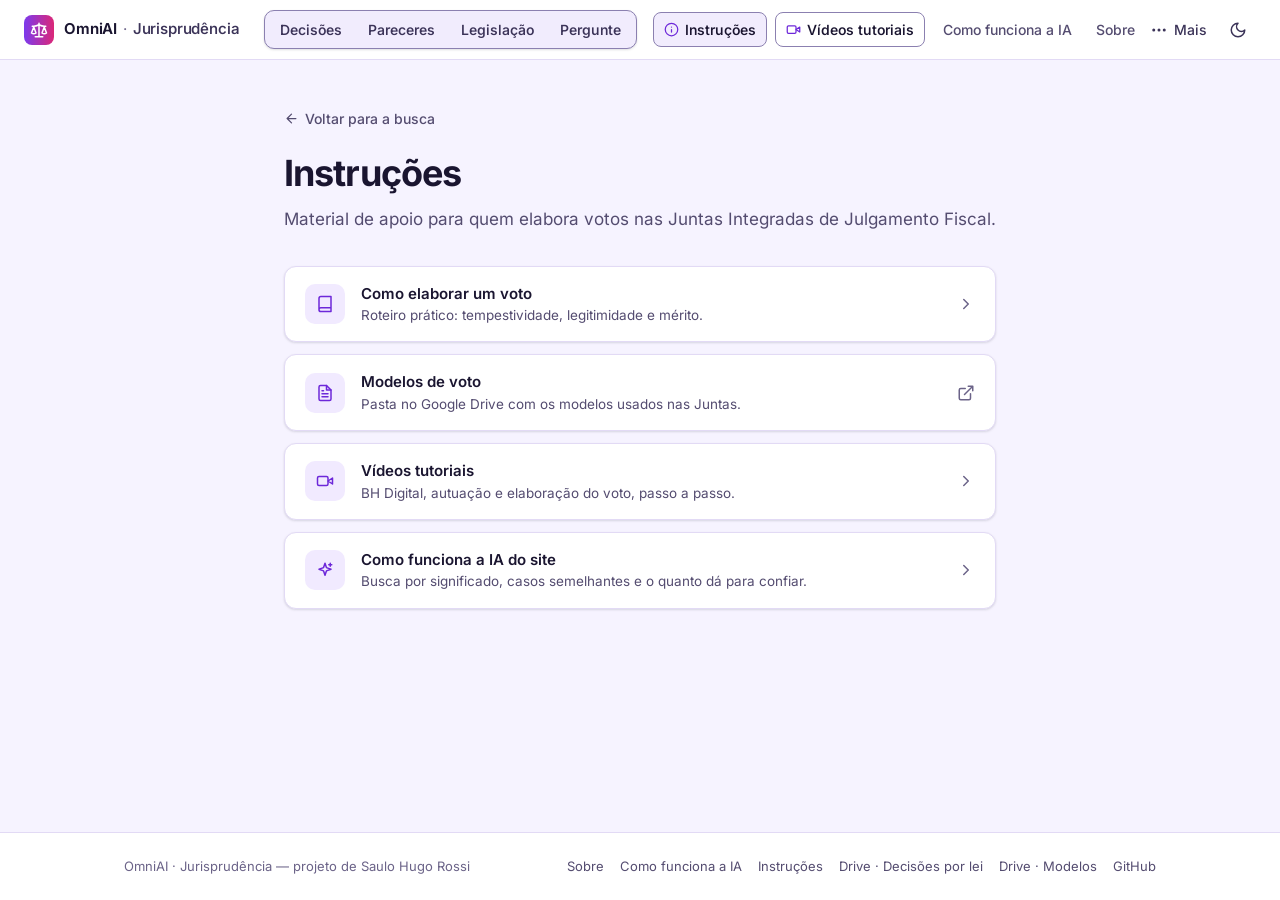
<file: site_publico/instrucoes.html>
<!doctype html>
<html lang="pt-BR">

<head>
  <meta charset="utf-8" />
  <meta name="viewport" content="width=device-width, initial-scale=1" />
  <title>Instruções · OmniAI · Jurisprudência</title>
  <meta name="description" content="Roteiro para elaborar votos, modelos, vídeos tutoriais e como funciona a IA do site." />
  <meta name="theme-color" content="#7c3aed" />
  <link rel="canonical" href="https://sauliiin.github.io/jurisprudencia-juntas/site_publico/instrucoes.html" />
  <meta property="og:type" content="website" />
  <meta property="og:locale" content="pt_BR" />
  <meta property="og:site_name" content="OmniAI · Jurisprudência" />
  <meta property="og:title" content="Instruções · OmniAI · Jurisprudência" />
  <meta property="og:description" content="Roteiro para elaborar votos, modelos, vídeos tutoriais e como funciona a IA do site." />
  <meta property="og:url" content="https://sauliiin.github.io/jurisprudencia-juntas/site_publico/instrucoes.html" />
  <meta property="og:image" content="https://sauliiin.github.io/jurisprudencia-juntas/site_publico/assets/og.png" />
  <meta property="og:image:width" content="1200" />
  <meta property="og:image:height" content="630" />
  <meta name="twitter:card" content="summary_large_image" />
  <meta name="twitter:title" content="Instruções · OmniAI · Jurisprudência" />
  <meta name="twitter:description" content="Roteiro para elaborar votos, modelos, vídeos tutoriais e como funciona a IA do site." />
  <meta name="twitter:image" content="https://sauliiin.github.io/jurisprudencia-juntas/site_publico/assets/og.png" />
  <link rel="icon" href="assets/favicon.svg" type="image/svg+xml" />
  <link rel="preload" href="assets/fonts/inter-latin.woff2" as="font" type="font/woff2" crossorigin />
  <link rel="stylesheet" href="styles.css" />
  <script>
    try {
      const tema = localStorage.getItem("omniai-tema");
      if (["light", "dark", "cyberpunk"].includes(tema)) document.documentElement.dataset.theme = tema;
    } catch {}
  </script>
</head>

<body class="doc">
  <a class="pular" href="#conteudo">Pular para o conteúdo</a>

  <header class="topbar">
    <a class="brand" href="./" aria-label="OmniAI · Jurisprudência, página inicial">
      <span class="brand-mark" aria-hidden="true"><svg class="icon" aria-hidden="true"><use href="assets/icones.svg#balanca" /></svg></span>
      <span>OmniAI<span class="brand-sep"> · </span><span class="brand-produto">Jurisprudência</span></span>
    </a>
    <nav class="topnav" aria-label="Principal">
      <div class="modos">
        <a class="modo" href="./">Decisões</a>
        <a class="modo" href="pareceres/">Pareceres</a>
        <a class="modo" href="legislacao/">Legislação</a>
        <a class="modo" href="pergunte/">Pergunte</a>
      </div>
      <a class="nav-link nav-destaque" href="instrucoes.html" title="Instruções" aria-current="page"><svg class="icon icon-sm" aria-hidden="true"><use href="assets/icones.svg#info" /></svg><span class="nav-rotulo">Instruções</span></a>
      <a class="nav-link nav-destaque" href="tutoriais.html" title="Vídeos tutoriais"><svg class="icon icon-sm" aria-hidden="true"><use href="assets/icones.svg#video" /></svg><span class="nav-rotulo">Vídeos tutoriais</span></a>
      <a class="nav-link" href="ia.html">Como funciona a IA</a>
      <a class="nav-link" href="sobre.html">Sobre</a>
    </nav>
    <div class="topbar-acoes">
      <a class="icon-btn so-celular" href="instrucoes.html" aria-label="Instruções"><svg class="icon" aria-hidden="true"><use href="assets/icones.svg#info" /></svg></a>
      <a class="icon-btn so-celular" href="tutoriais.html" aria-label="Vídeos tutoriais"><svg class="icon" aria-hidden="true"><use href="assets/icones.svg#video" /></svg></a>
      <details class="menu">
        <summary class="icon-btn" aria-label="Mais opções">
          <svg class="icon" aria-hidden="true"><use href="assets/icones.svg#mais" /></svg><span class="menu-rotulo">Mais</span>
        </summary>
        <div class="menu-painel">
          <div class="so-mobile">
            <a href="./"><svg class="icon" aria-hidden="true"><use href="assets/icones.svg#balanca" /></svg>Decisões</a>
            <a href="pareceres/"><svg class="icon" aria-hidden="true"><use href="assets/icones.svg#pasta" /></svg>Pareceres</a>
            <a href="legislacao/"><svg class="icon" aria-hidden="true"><use href="assets/icones.svg#livro" /></svg>Legislação</a>
            <a href="pergunte/"><svg class="icon" aria-hidden="true"><use href="assets/icones.svg#faisca" /></svg>Pergunte</a>
          </div>
          <div class="so-medio">
            <a href="ia.html"><svg class="icon" aria-hidden="true"><use href="assets/icones.svg#faisca" /></svg>Como funciona a IA</a>
            <a href="sobre.html"><svg class="icon" aria-hidden="true"><use href="assets/icones.svg#info" /></svg>Sobre o projeto</a>
            <div class="menu-sep"></div>
          </div>
          <div class="menu-titulo">Para quem vota nas Juntas</div>
          <a href="https://drive.google.com/drive/folders/1YDlwa0MiwxSYp5H8YgRgQfdKc9hQhJph?usp=sharing" target="_blank" rel="noopener">
            <svg class="icon" aria-hidden="true"><use href="assets/icones.svg#pasta" /></svg>Drive · Decisões por lei
            <svg class="icon externo" aria-hidden="true"><use href="assets/icones.svg#externo" /></svg></a>
          <a href="https://drive.google.com/drive/folders/1k8K3eUxbiuRlLcRZhVXwx4fyr3P94zcZ?usp=sharing" target="_blank" rel="noopener">
            <svg class="icon" aria-hidden="true"><use href="assets/icones.svg#documento" /></svg>Drive · Modelos de voto
            <svg class="icon externo" aria-hidden="true"><use href="assets/icones.svg#externo" /></svg></a>
          <a href="instrucoes.html"><svg class="icon" aria-hidden="true"><use href="assets/icones.svg#info" /></svg>Instruções</a>
          <a href="roteiro_voto.html"><svg class="icon" aria-hidden="true"><use href="assets/icones.svg#livro" /></svg>Roteiro para elaborar voto</a>
          <a href="tutoriais.html"><svg class="icon" aria-hidden="true"><use href="assets/icones.svg#video" /></svg>Vídeos tutoriais</a>
        </div>
      </details>
      <button class="icon-btn tema-toggle" type="button" aria-label="Alternar tema">
        <svg class="icon icon-lua" aria-hidden="true"><use href="assets/icones.svg#lua" /></svg>
        <svg class="icon icon-sol" aria-hidden="true"><use href="assets/icones.svg#sol" /></svg>
        <svg class="icon icon-raio" aria-hidden="true"><use href="assets/icones.svg#raio" /></svg>
      </button>
    </div>
  </header>

  <main id="conteudo" class="pagina">
    <a class="voltar" href="./"><svg class="icon icon-sm" aria-hidden="true"><use href="assets/icones.svg#seta-esquerda" /></svg>Voltar para a busca</a>
    <header class="pagina-head">
      <h1>Instruções</h1>
      <p>Material de apoio para quem elabora votos nas Juntas Integradas de Julgamento Fiscal.</p>
    </header>
    <div class="topicos">
      <a class="topico" href="roteiro_voto.html">
        <span class="topico-icone"><svg class="icon" aria-hidden="true"><use href="assets/icones.svg#livro" /></svg></span>
        <span><strong>Como elaborar um voto</strong><small>Roteiro prático: tempestividade, legitimidade e mérito.</small></span>
        <svg class="icon" aria-hidden="true"><use href="assets/icones.svg#proxima" /></svg>
      </a>
      <a class="topico" href="https://drive.google.com/drive/folders/1k8K3eUxbiuRlLcRZhVXwx4fyr3P94zcZ?usp=sharing" target="_blank" rel="noopener">
        <span class="topico-icone"><svg class="icon" aria-hidden="true"><use href="assets/icones.svg#documento" /></svg></span>
        <span><strong>Modelos de voto</strong><small>Pasta no Google Drive com os modelos usados nas Juntas.</small></span>
        <svg class="icon" aria-hidden="true"><use href="assets/icones.svg#externo" /></svg>
      </a>
      <a class="topico" href="tutoriais.html">
        <span class="topico-icone"><svg class="icon" aria-hidden="true"><use href="assets/icones.svg#video" /></svg></span>
        <span><strong>Vídeos tutoriais</strong><small>BH Digital, autuação e elaboração do voto, passo a passo.</small></span>
        <svg class="icon" aria-hidden="true"><use href="assets/icones.svg#proxima" /></svg>
      </a>
      <a class="topico" href="ia.html">
        <span class="topico-icone"><svg class="icon" aria-hidden="true"><use href="assets/icones.svg#faisca" /></svg></span>
        <span><strong>Como funciona a IA do site</strong><small>Busca por significado, casos semelhantes e o quanto dá para confiar.</small></span>
        <svg class="icon" aria-hidden="true"><use href="assets/icones.svg#proxima" /></svg>
      </a>
    </div>
  </main>

  <footer class="rodape">
    <div class="rodape-inner">
      <span>OmniAI · Jurisprudência — projeto de Saulo Hugo Rossi</span>
      <nav aria-label="Rodapé">
        <a href="sobre.html">Sobre</a>
        <a href="ia.html">Como funciona a IA</a>
        <a href="instrucoes.html">Instruções</a>
        <a href="https://drive.google.com/drive/folders/1YDlwa0MiwxSYp5H8YgRgQfdKc9hQhJph?usp=sharing" target="_blank" rel="noopener">Drive · Decisões por lei</a>
        <a href="https://drive.google.com/drive/folders/1k8K3eUxbiuRlLcRZhVXwx4fyr3P94zcZ?usp=sharing" target="_blank" rel="noopener">Drive · Modelos</a>
        <a href="https://github.com/sauliiin/jurisprudencia-juntas" target="_blank" rel="noopener">GitHub</a>
      </nav>
    </div>
  </footer>

  <script src="site.js" defer></script>
</body>

</html>
</file>
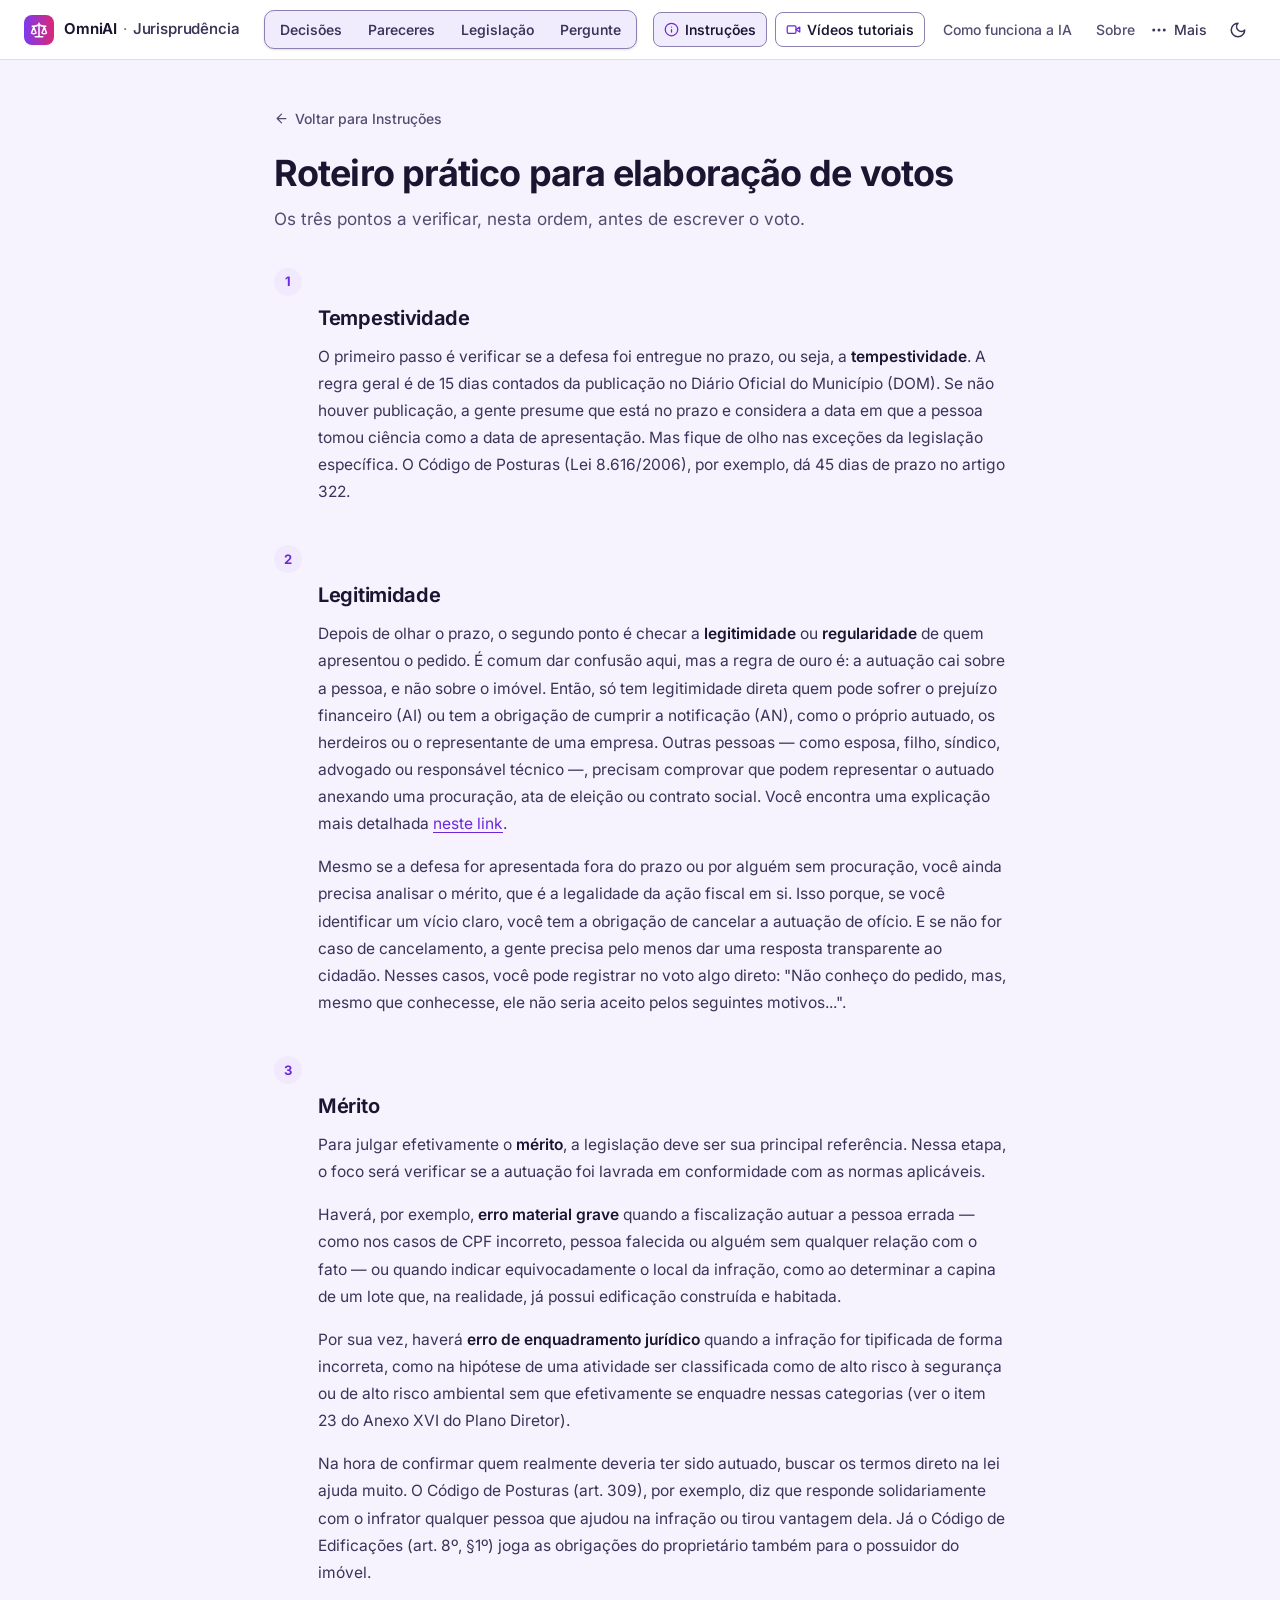
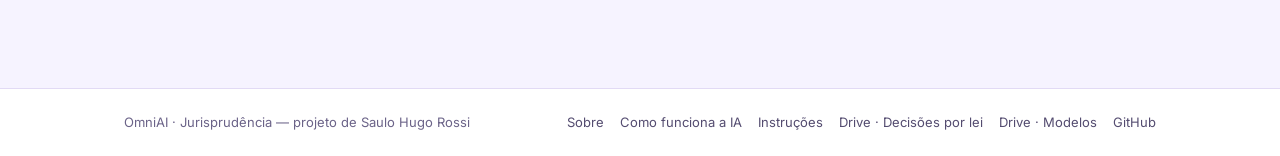
<file: site_publico/roteiro_voto.html>
<!doctype html>
<html lang="pt-BR">

<head>
  <meta charset="utf-8" />
  <meta name="viewport" content="width=device-width, initial-scale=1" />
  <title>Como elaborar um voto · OmniAI · Jurisprudência</title>
  <meta name="description" content="Roteiro prático para elaborar votos nas Juntas: tempestividade, legitimidade e mérito." />
  <meta name="theme-color" content="#7c3aed" />
  <link rel="canonical" href="https://sauliiin.github.io/jurisprudencia-juntas/site_publico/roteiro_voto.html" />
  <meta property="og:type" content="website" />
  <meta property="og:locale" content="pt_BR" />
  <meta property="og:site_name" content="OmniAI · Jurisprudência" />
  <meta property="og:title" content="Como elaborar um voto · OmniAI · Jurisprudência" />
  <meta property="og:description" content="Roteiro prático para elaborar votos nas Juntas: tempestividade, legitimidade e mérito." />
  <meta property="og:url" content="https://sauliiin.github.io/jurisprudencia-juntas/site_publico/roteiro_voto.html" />
  <meta property="og:image" content="https://sauliiin.github.io/jurisprudencia-juntas/site_publico/assets/og.png" />
  <meta property="og:image:width" content="1200" />
  <meta property="og:image:height" content="630" />
  <meta name="twitter:card" content="summary_large_image" />
  <meta name="twitter:title" content="Como elaborar um voto · OmniAI · Jurisprudência" />
  <meta name="twitter:description" content="Roteiro prático para elaborar votos nas Juntas: tempestividade, legitimidade e mérito." />
  <meta name="twitter:image" content="https://sauliiin.github.io/jurisprudencia-juntas/site_publico/assets/og.png" />
  <link rel="icon" href="assets/favicon.svg" type="image/svg+xml" />
  <link rel="preload" href="assets/fonts/inter-latin.woff2" as="font" type="font/woff2" crossorigin />
  <link rel="stylesheet" href="styles.css" />
  <script>
    try {
      const tema = localStorage.getItem("omniai-tema");
      if (["light", "dark", "cyberpunk"].includes(tema)) document.documentElement.dataset.theme = tema;
    } catch {}
  </script>
</head>

<body class="doc">
  <a class="pular" href="#conteudo">Pular para o conteúdo</a>

  <header class="topbar">
    <a class="brand" href="./" aria-label="OmniAI · Jurisprudência, página inicial">
      <span class="brand-mark" aria-hidden="true"><svg class="icon" aria-hidden="true"><use href="assets/icones.svg#balanca" /></svg></span>
      <span>OmniAI<span class="brand-sep"> · </span><span class="brand-produto">Jurisprudência</span></span>
    </a>
    <nav class="topnav" aria-label="Principal">
      <div class="modos">
        <a class="modo" href="./">Decisões</a>
        <a class="modo" href="pareceres/">Pareceres</a>
        <a class="modo" href="legislacao/">Legislação</a>
        <a class="modo" href="pergunte/">Pergunte</a>
      </div>
      <a class="nav-link nav-destaque" href="instrucoes.html" title="Instruções" aria-current="page"><svg class="icon icon-sm" aria-hidden="true"><use href="assets/icones.svg#info" /></svg><span class="nav-rotulo">Instruções</span></a>
      <a class="nav-link nav-destaque" href="tutoriais.html" title="Vídeos tutoriais"><svg class="icon icon-sm" aria-hidden="true"><use href="assets/icones.svg#video" /></svg><span class="nav-rotulo">Vídeos tutoriais</span></a>
      <a class="nav-link" href="ia.html">Como funciona a IA</a>
      <a class="nav-link" href="sobre.html">Sobre</a>
    </nav>
    <div class="topbar-acoes">
      <a class="icon-btn so-celular" href="instrucoes.html" aria-label="Instruções"><svg class="icon" aria-hidden="true"><use href="assets/icones.svg#info" /></svg></a>
      <a class="icon-btn so-celular" href="tutoriais.html" aria-label="Vídeos tutoriais"><svg class="icon" aria-hidden="true"><use href="assets/icones.svg#video" /></svg></a>
      <details class="menu">
        <summary class="icon-btn" aria-label="Mais opções">
          <svg class="icon" aria-hidden="true"><use href="assets/icones.svg#mais" /></svg><span class="menu-rotulo">Mais</span>
        </summary>
        <div class="menu-painel">
          <div class="so-mobile">
            <a href="./"><svg class="icon" aria-hidden="true"><use href="assets/icones.svg#balanca" /></svg>Decisões</a>
            <a href="pareceres/"><svg class="icon" aria-hidden="true"><use href="assets/icones.svg#pasta" /></svg>Pareceres</a>
            <a href="legislacao/"><svg class="icon" aria-hidden="true"><use href="assets/icones.svg#livro" /></svg>Legislação</a>
            <a href="pergunte/"><svg class="icon" aria-hidden="true"><use href="assets/icones.svg#faisca" /></svg>Pergunte</a>
          </div>
          <div class="so-medio">
            <a href="ia.html"><svg class="icon" aria-hidden="true"><use href="assets/icones.svg#faisca" /></svg>Como funciona a IA</a>
            <a href="sobre.html"><svg class="icon" aria-hidden="true"><use href="assets/icones.svg#info" /></svg>Sobre o projeto</a>
            <div class="menu-sep"></div>
          </div>
          <div class="menu-titulo">Para quem vota nas Juntas</div>
          <a href="https://drive.google.com/drive/folders/1YDlwa0MiwxSYp5H8YgRgQfdKc9hQhJph?usp=sharing" target="_blank" rel="noopener">
            <svg class="icon" aria-hidden="true"><use href="assets/icones.svg#pasta" /></svg>Drive · Decisões por lei
            <svg class="icon externo" aria-hidden="true"><use href="assets/icones.svg#externo" /></svg></a>
          <a href="https://drive.google.com/drive/folders/1k8K3eUxbiuRlLcRZhVXwx4fyr3P94zcZ?usp=sharing" target="_blank" rel="noopener">
            <svg class="icon" aria-hidden="true"><use href="assets/icones.svg#documento" /></svg>Drive · Modelos de voto
            <svg class="icon externo" aria-hidden="true"><use href="assets/icones.svg#externo" /></svg></a>
          <a href="instrucoes.html"><svg class="icon" aria-hidden="true"><use href="assets/icones.svg#info" /></svg>Instruções</a>
          <a href="roteiro_voto.html"><svg class="icon" aria-hidden="true"><use href="assets/icones.svg#livro" /></svg>Roteiro para elaborar voto</a>
          <a href="tutoriais.html"><svg class="icon" aria-hidden="true"><use href="assets/icones.svg#video" /></svg>Vídeos tutoriais</a>
        </div>
      </details>
      <button class="icon-btn tema-toggle" type="button" aria-label="Alternar tema">
        <svg class="icon icon-lua" aria-hidden="true"><use href="assets/icones.svg#lua" /></svg>
        <svg class="icon icon-sol" aria-hidden="true"><use href="assets/icones.svg#sol" /></svg>
        <svg class="icon icon-raio" aria-hidden="true"><use href="assets/icones.svg#raio" /></svg>
      </button>
    </div>
  </header>

  <main id="conteudo" class="pagina">
    <a class="voltar" href="instrucoes.html"><svg class="icon icon-sm" aria-hidden="true"><use href="assets/icones.svg#seta-esquerda" /></svg>Voltar para Instruções</a>
    <header class="pagina-head">
      <h1>Roteiro prático para elaboração de votos</h1>
      <p>Os três pontos a verificar, nesta ordem, antes de escrever o voto.</p>
    </header>
    <div class="prose">
      <ol class="passos">
        <li>
          <h2>Tempestividade</h2>
          <p>O primeiro passo é verificar se a defesa foi entregue no prazo, ou seja, a <b>tempestividade</b>. A regra geral é de 15 dias contados da publicação no Diário Oficial do Município (DOM). Se não houver publicação, a gente presume que está no prazo e considera a data em que a pessoa tomou ciência como a data de apresentação. Mas fique de olho nas exceções da legislação específica. O Código de Posturas (Lei 8.616/2006), por exemplo, dá 45 dias de prazo no artigo 322.</p>
        </li>
        <li>
          <h2>Legitimidade</h2>
          <p>Depois de olhar o prazo, o segundo ponto é checar a <b>legitimidade</b> ou <b>regularidade</b> de quem apresentou o pedido. É comum dar confusão aqui, mas a regra de ouro é: a autuação cai sobre a pessoa, e não sobre o imóvel. Então, só tem legitimidade direta quem pode sofrer o prejuízo financeiro (AI) ou tem a obrigação de cumprir a notificação (AN), como o próprio autuado, os herdeiros ou o representante de uma empresa. Outras pessoas — como esposa, filho, síndico, advogado ou responsável técnico —, precisam comprovar que podem representar o autuado anexando uma procuração, ata de eleição ou contrato social. Você encontra uma explicação mais detalhada <a href="https://drive.google.com/file/d/1-zyYETA2oyLFC5dCujKRlUrx4hhE7MjG/view?usp=sharing" target="_blank" rel="noopener">neste link</a>.</p>
          <p>Mesmo se a defesa for apresentada fora do prazo ou por alguém sem procuração, você ainda precisa analisar o mérito, que é a legalidade da ação fiscal em si. Isso porque, se você identificar um vício claro, você tem a obrigação de cancelar a autuação de ofício. E se não for caso de cancelamento, a gente precisa pelo menos dar uma resposta transparente ao cidadão. Nesses casos, você pode registrar no voto algo direto: "Não conheço do pedido, mas, mesmo que conhecesse, ele não seria aceito pelos seguintes motivos...".</p>
        </li>
        <li>
          <h2>Mérito</h2>
          <p>Para julgar efetivamente o <b>mérito</b>, a legislação deve ser sua principal referência. Nessa etapa, o foco será verificar se a autuação foi lavrada em conformidade com as normas aplicáveis.</p>
          <p>Haverá, por exemplo, <b>erro material grave</b> quando a fiscalização autuar a pessoa errada — como nos casos de CPF incorreto, pessoa falecida ou alguém sem qualquer relação com o fato — ou quando indicar equivocadamente o local da infração, como ao determinar a capina de um lote que, na realidade, já possui edificação construída e habitada.</p>
          <p>Por sua vez, haverá <b>erro de enquadramento jurídico</b> quando a infração for tipificada de forma incorreta, como na hipótese de uma atividade ser classificada como de alto risco à segurança ou de alto risco ambiental sem que efetivamente se enquadre nessas categorias (ver o item 23 do Anexo XVI do Plano Diretor).</p>
          <p>Na hora de confirmar quem realmente deveria ter sido autuado, buscar os termos direto na lei ajuda muito. O Código de Posturas (art. 309), por exemplo, diz que responde solidariamente com o infrator qualquer pessoa que ajudou na infração ou tirou vantagem dela. Já o Código de Edificações (art. 8º, §1º) joga as obrigações do proprietário também para o possuidor do imóvel.</p>
        </li>
      </ol>
    </div>
  </main>

  <footer class="rodape">
    <div class="rodape-inner">
      <span>OmniAI · Jurisprudência — projeto de Saulo Hugo Rossi</span>
      <nav aria-label="Rodapé">
        <a href="sobre.html">Sobre</a>
        <a href="ia.html">Como funciona a IA</a>
        <a href="instrucoes.html">Instruções</a>
        <a href="https://drive.google.com/drive/folders/1YDlwa0MiwxSYp5H8YgRgQfdKc9hQhJph?usp=sharing" target="_blank" rel="noopener">Drive · Decisões por lei</a>
        <a href="https://drive.google.com/drive/folders/1k8K3eUxbiuRlLcRZhVXwx4fyr3P94zcZ?usp=sharing" target="_blank" rel="noopener">Drive · Modelos</a>
        <a href="https://github.com/sauliiin/jurisprudencia-juntas" target="_blank" rel="noopener">GitHub</a>
      </nav>
    </div>
  </footer>

  <script src="site.js" defer></script>
</body>

</html>
</file>
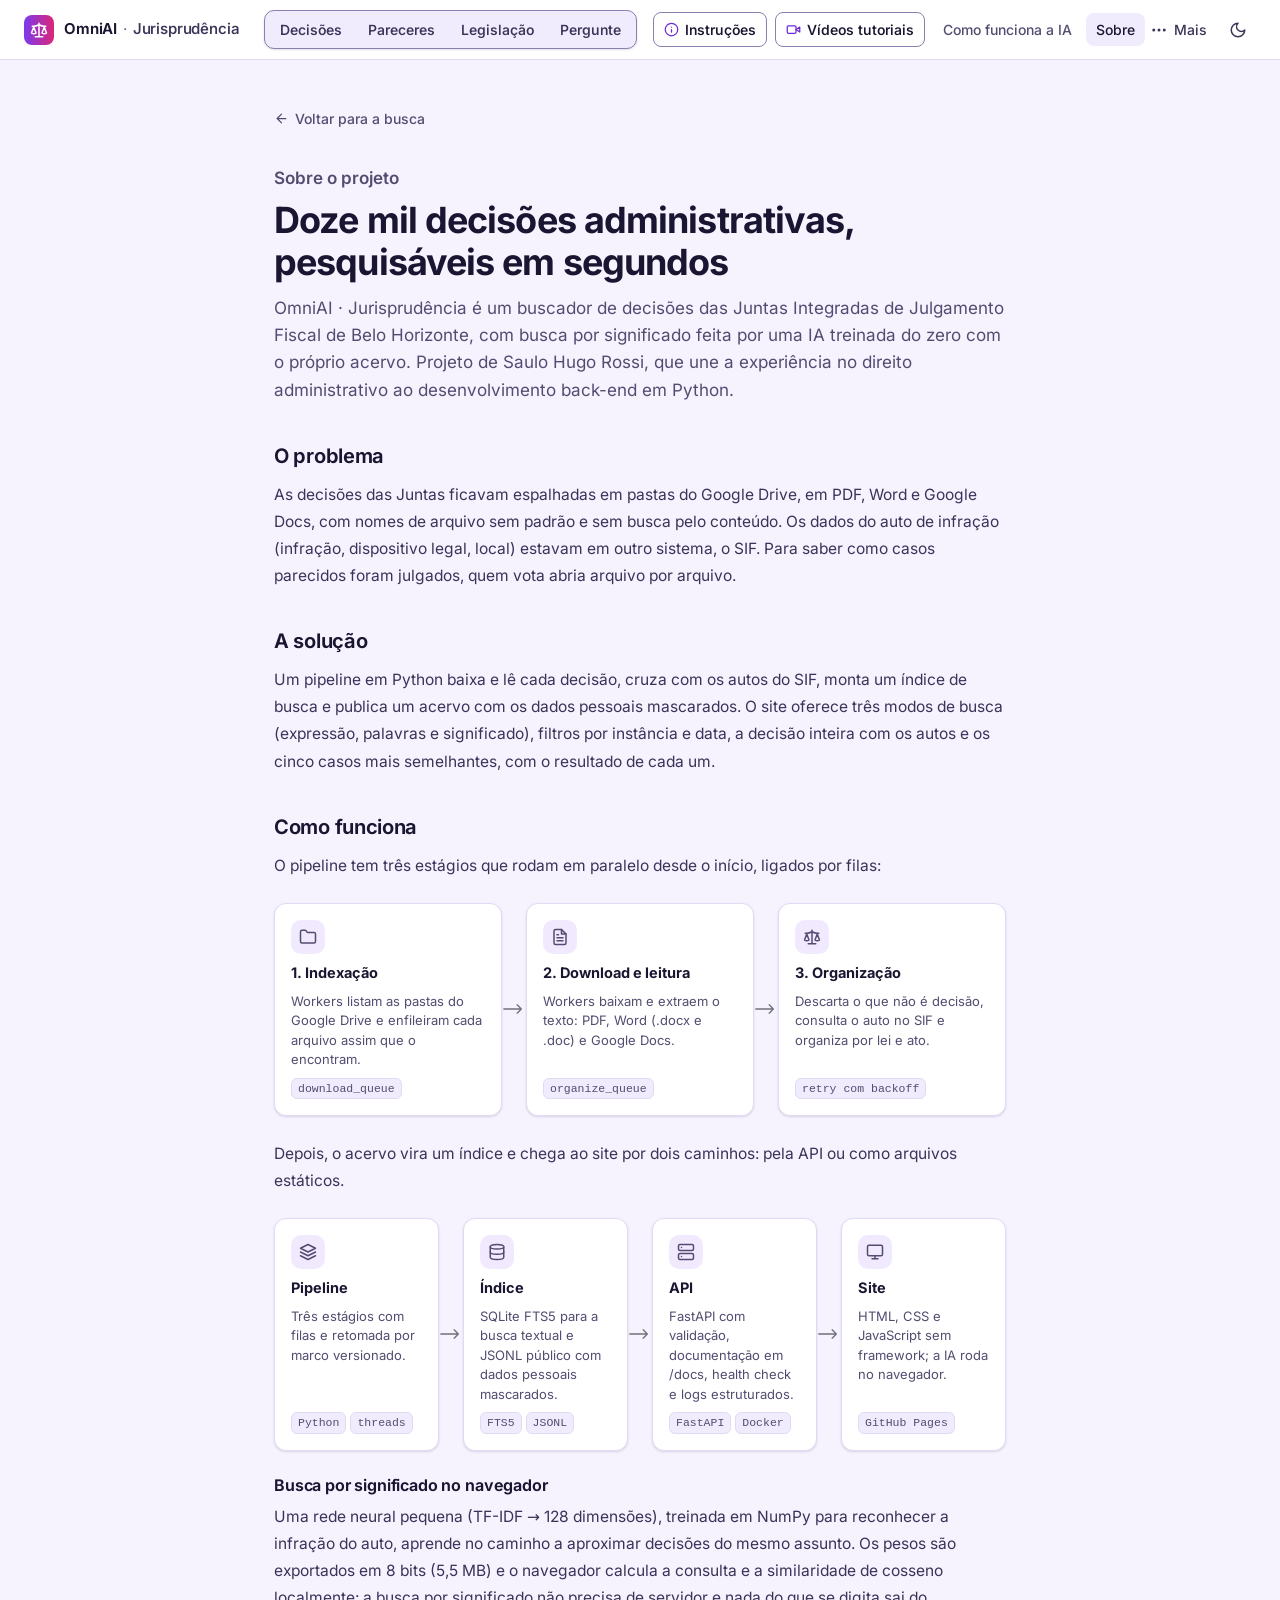
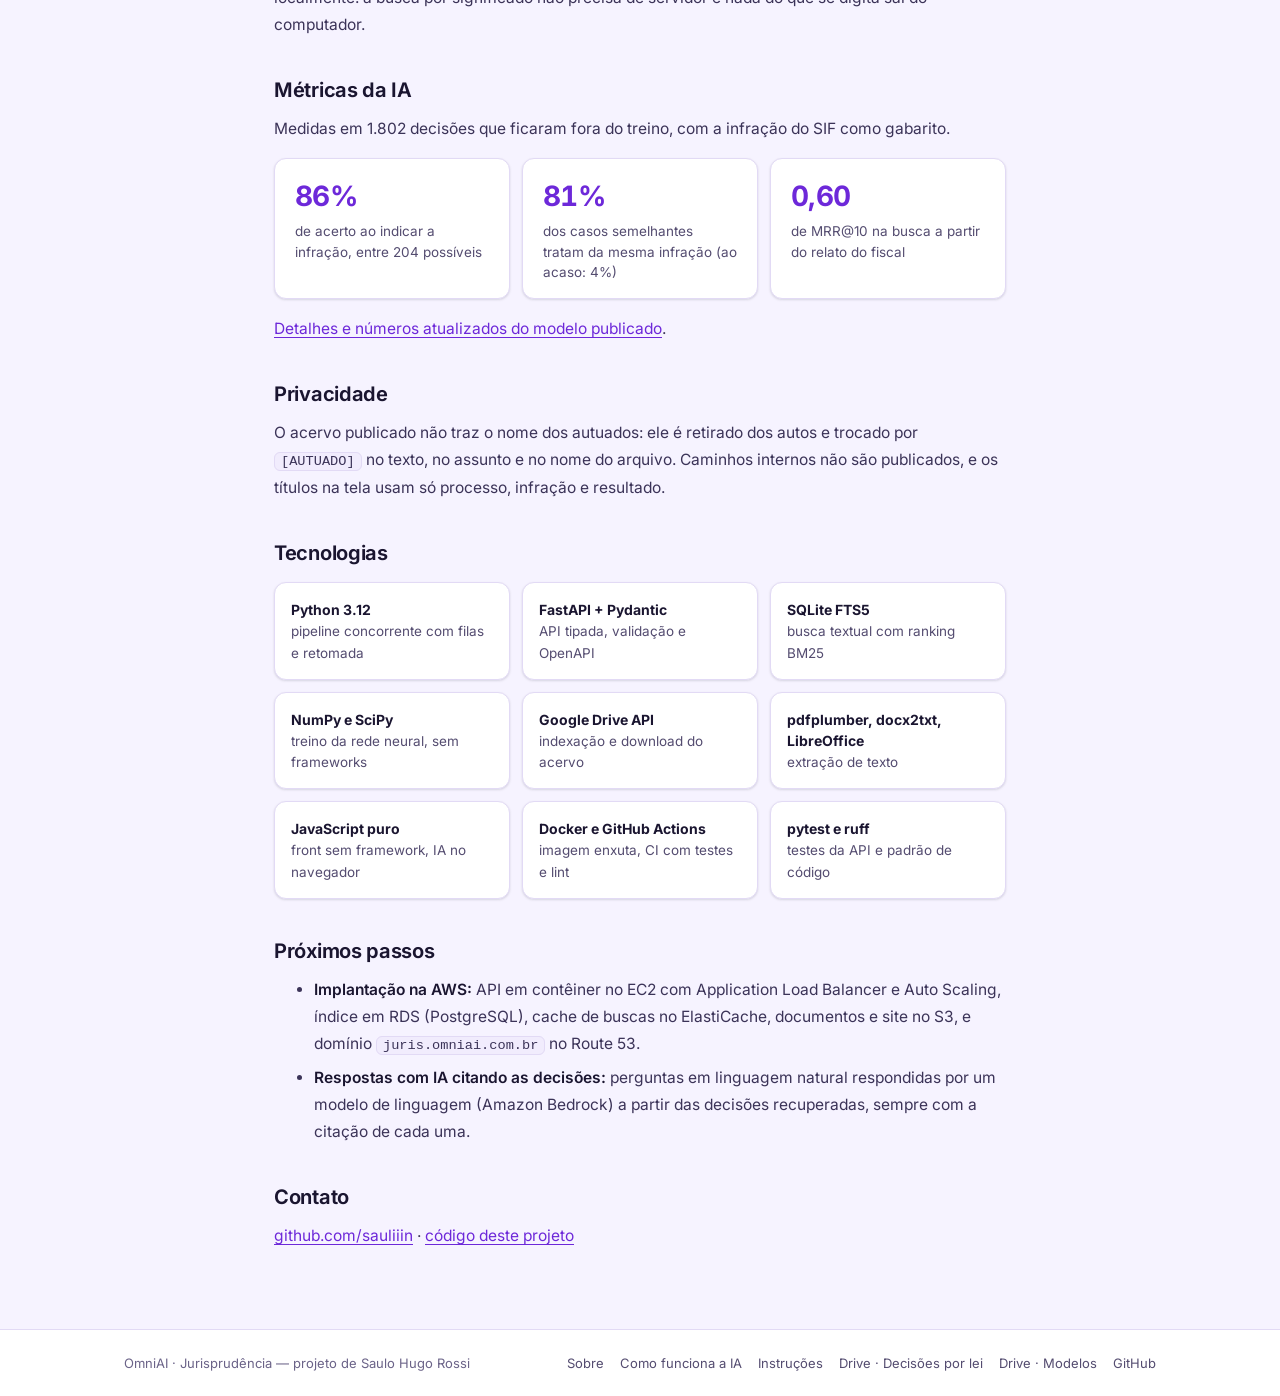
<file: site_publico/sobre.html>
<!doctype html>
<html lang="pt-BR">

<head>
  <meta charset="utf-8" />
  <meta name="viewport" content="width=device-width, initial-scale=1" />
  <title>Sobre o projeto · OmniAI · Jurisprudência</title>
  <meta name="description" content="O problema, a solução e a arquitetura do OmniAI · Jurisprudência: pipeline em Python, índice SQLite FTS5, API FastAPI e IA que roda no navegador." />
  <meta name="theme-color" content="#7c3aed" />
  <link rel="canonical" href="https://sauliiin.github.io/jurisprudencia-juntas/site_publico/sobre.html" />
  <meta property="og:type" content="website" />
  <meta property="og:locale" content="pt_BR" />
  <meta property="og:site_name" content="OmniAI · Jurisprudência" />
  <meta property="og:title" content="Sobre o projeto · OmniAI · Jurisprudência" />
  <meta property="og:description" content="O problema, a solução e a arquitetura do OmniAI · Jurisprudência: pipeline em Python, índice SQLite FTS5, API FastAPI e IA que roda no navegador." />
  <meta property="og:url" content="https://sauliiin.github.io/jurisprudencia-juntas/site_publico/sobre.html" />
  <meta property="og:image" content="https://sauliiin.github.io/jurisprudencia-juntas/site_publico/assets/og.png" />
  <meta property="og:image:width" content="1200" />
  <meta property="og:image:height" content="630" />
  <meta name="twitter:card" content="summary_large_image" />
  <meta name="twitter:title" content="Sobre o projeto · OmniAI · Jurisprudência" />
  <meta name="twitter:description" content="O problema, a solução e a arquitetura do OmniAI · Jurisprudência: pipeline em Python, índice SQLite FTS5, API FastAPI e IA que roda no navegador." />
  <meta name="twitter:image" content="https://sauliiin.github.io/jurisprudencia-juntas/site_publico/assets/og.png" />
  <link rel="icon" href="assets/favicon.svg" type="image/svg+xml" />
  <link rel="preload" href="assets/fonts/inter-latin.woff2" as="font" type="font/woff2" crossorigin />
  <link rel="stylesheet" href="styles.css" />
  <script>
    try {
      const tema = localStorage.getItem("omniai-tema");
      if (["light", "dark", "cyberpunk"].includes(tema)) document.documentElement.dataset.theme = tema;
    } catch {}
  </script>
</head>

<body class="doc">
  <a class="pular" href="#conteudo">Pular para o conteúdo</a>

  <header class="topbar">
    <a class="brand" href="./" aria-label="OmniAI · Jurisprudência, página inicial">
      <span class="brand-mark" aria-hidden="true"><svg class="icon" aria-hidden="true"><use href="assets/icones.svg#balanca" /></svg></span>
      <span>OmniAI<span class="brand-sep"> · </span><span class="brand-produto">Jurisprudência</span></span>
    </a>
    <nav class="topnav" aria-label="Principal">
      <div class="modos">
        <a class="modo" href="./">Decisões</a>
        <a class="modo" href="pareceres/">Pareceres</a>
        <a class="modo" href="legislacao/">Legislação</a>
        <a class="modo" href="pergunte/">Pergunte</a>
      </div>
      <a class="nav-link nav-destaque" href="instrucoes.html" title="Instruções"><svg class="icon icon-sm" aria-hidden="true"><use href="assets/icones.svg#info" /></svg><span class="nav-rotulo">Instruções</span></a>
      <a class="nav-link nav-destaque" href="tutoriais.html" title="Vídeos tutoriais"><svg class="icon icon-sm" aria-hidden="true"><use href="assets/icones.svg#video" /></svg><span class="nav-rotulo">Vídeos tutoriais</span></a>
      <a class="nav-link" href="ia.html">Como funciona a IA</a>
      <a class="nav-link" href="sobre.html" aria-current="page">Sobre</a>
    </nav>
    <div class="topbar-acoes">
      <a class="icon-btn so-celular" href="instrucoes.html" aria-label="Instruções"><svg class="icon" aria-hidden="true"><use href="assets/icones.svg#info" /></svg></a>
      <a class="icon-btn so-celular" href="tutoriais.html" aria-label="Vídeos tutoriais"><svg class="icon" aria-hidden="true"><use href="assets/icones.svg#video" /></svg></a>
      <details class="menu">
        <summary class="icon-btn" aria-label="Mais opções">
          <svg class="icon" aria-hidden="true"><use href="assets/icones.svg#mais" /></svg><span class="menu-rotulo">Mais</span>
        </summary>
        <div class="menu-painel">
          <div class="so-mobile">
            <a href="./"><svg class="icon" aria-hidden="true"><use href="assets/icones.svg#balanca" /></svg>Decisões</a>
            <a href="pareceres/"><svg class="icon" aria-hidden="true"><use href="assets/icones.svg#pasta" /></svg>Pareceres</a>
            <a href="legislacao/"><svg class="icon" aria-hidden="true"><use href="assets/icones.svg#livro" /></svg>Legislação</a>
            <a href="pergunte/"><svg class="icon" aria-hidden="true"><use href="assets/icones.svg#faisca" /></svg>Pergunte</a>
          </div>
          <div class="so-medio">
            <a href="ia.html"><svg class="icon" aria-hidden="true"><use href="assets/icones.svg#faisca" /></svg>Como funciona a IA</a>
            <a href="sobre.html"><svg class="icon" aria-hidden="true"><use href="assets/icones.svg#info" /></svg>Sobre o projeto</a>
            <div class="menu-sep"></div>
          </div>
          <div class="menu-titulo">Para quem vota nas Juntas</div>
          <a href="https://drive.google.com/drive/folders/1YDlwa0MiwxSYp5H8YgRgQfdKc9hQhJph?usp=sharing" target="_blank" rel="noopener">
            <svg class="icon" aria-hidden="true"><use href="assets/icones.svg#pasta" /></svg>Drive · Decisões por lei
            <svg class="icon externo" aria-hidden="true"><use href="assets/icones.svg#externo" /></svg></a>
          <a href="https://drive.google.com/drive/folders/1k8K3eUxbiuRlLcRZhVXwx4fyr3P94zcZ?usp=sharing" target="_blank" rel="noopener">
            <svg class="icon" aria-hidden="true"><use href="assets/icones.svg#documento" /></svg>Drive · Modelos de voto
            <svg class="icon externo" aria-hidden="true"><use href="assets/icones.svg#externo" /></svg></a>
          <a href="instrucoes.html"><svg class="icon" aria-hidden="true"><use href="assets/icones.svg#info" /></svg>Instruções</a>
          <a href="roteiro_voto.html"><svg class="icon" aria-hidden="true"><use href="assets/icones.svg#livro" /></svg>Roteiro para elaborar voto</a>
          <a href="tutoriais.html"><svg class="icon" aria-hidden="true"><use href="assets/icones.svg#video" /></svg>Vídeos tutoriais</a>
        </div>
      </details>
      <button class="icon-btn tema-toggle" type="button" aria-label="Alternar tema">
        <svg class="icon icon-lua" aria-hidden="true"><use href="assets/icones.svg#lua" /></svg>
        <svg class="icon icon-sol" aria-hidden="true"><use href="assets/icones.svg#sol" /></svg>
        <svg class="icon icon-raio" aria-hidden="true"><use href="assets/icones.svg#raio" /></svg>
      </button>
    </div>
  </header>

  <main id="conteudo" class="pagina">
    <a class="voltar" href="./"><svg class="icon icon-sm" aria-hidden="true"><use href="assets/icones.svg#seta-esquerda" /></svg>Voltar para a busca</a>
    <header class="pagina-head">
      <p class="secao-rotulo">Sobre o projeto</p>
      <h1>Doze mil decisões administrativas, pesquisáveis em segundos</h1>
      <p>OmniAI · Jurisprudência é um buscador de decisões das Juntas Integradas de Julgamento Fiscal de
        Belo Horizonte, com busca por significado feita por uma IA treinada do zero com o próprio acervo.
        Projeto de Saulo Hugo Rossi, que une a experiência no direito administrativo ao desenvolvimento
        back-end em Python.</p>
    </header>

    <div class="prose">
      <h2>O problema</h2>
      <p>
        As decisões das Juntas ficavam espalhadas em pastas do Google Drive, em PDF, Word e Google Docs,
        com nomes de arquivo sem padrão e sem busca pelo conteúdo. Os dados do auto de infração (infração,
        dispositivo legal, local) estavam em outro sistema, o SIF. Para saber como casos parecidos foram
        julgados, quem vota abria arquivo por arquivo.
      </p>

      <h2>A solução</h2>
      <p>
        Um pipeline em Python baixa e lê cada decisão, cruza com os autos do SIF, monta um índice de busca
        e publica um acervo com os dados pessoais mascarados. O site oferece três modos de busca (expressão,
        palavras e significado), filtros por instância e data, a decisão inteira com os autos e os cinco casos
        mais semelhantes, com o resultado de cada um.
      </p>

      <h2>Como funciona</h2>
      <p>O pipeline tem três estágios que rodam em paralelo desde o início, ligados por filas:</p>
    </div>
    <ol class="fluxo fluxo-3" aria-label="Estágios do pipeline">
        <li class="fluxo-etapa">
          <span class="topico-icone"><svg class="icon" aria-hidden="true"><use href="assets/icones.svg#pasta" /></svg></span>
          <strong>1. Indexação</strong>
          <span>Workers listam as pastas do Google Drive e enfileiram cada arquivo assim que o encontram.</span>
          <span class="fluxo-fila"><code>download_queue</code></span>
        </li>
        <li class="fluxo-etapa">
          <span class="topico-icone"><svg class="icon" aria-hidden="true"><use href="assets/icones.svg#documento" /></svg></span>
          <strong>2. Download e leitura</strong>
          <span>Workers baixam e extraem o texto: PDF, Word (.docx e .doc) e Google Docs.</span>
          <span class="fluxo-fila"><code>organize_queue</code></span>
        </li>
        <li class="fluxo-etapa">
          <span class="topico-icone"><svg class="icon" aria-hidden="true"><use href="assets/icones.svg#balanca" /></svg></span>
          <strong>3. Organização</strong>
          <span>Descarta o que não é decisão, consulta o auto no SIF e organiza por lei e ato.</span>
          <span class="fluxo-fila"><code>retry com backoff</code></span>
        </li>
    </ol>
    <div class="prose">
      <p>Depois, o acervo vira um índice e chega ao site por dois caminhos: pela API ou como arquivos estáticos.</p>
    </div>
    <ol class="fluxo" aria-label="Do pipeline ao site">
        <li class="fluxo-etapa">
          <span class="topico-icone"><svg class="icon" aria-hidden="true"><use href="assets/icones.svg#camadas" /></svg></span>
          <strong>Pipeline</strong>
          <span>Três estágios com filas e retomada por marco versionado.</span>
          <span class="fluxo-fila"><code>Python</code><code>threads</code></span>
        </li>
        <li class="fluxo-etapa">
          <span class="topico-icone"><svg class="icon" aria-hidden="true"><use href="assets/icones.svg#banco" /></svg></span>
          <strong>Índice</strong>
          <span>SQLite FTS5 para a busca textual e JSONL público com dados pessoais mascarados.</span>
          <span class="fluxo-fila"><code>FTS5</code><code>JSONL</code></span>
        </li>
        <li class="fluxo-etapa">
          <span class="topico-icone"><svg class="icon" aria-hidden="true"><use href="assets/icones.svg#servidor" /></svg></span>
          <strong>API</strong>
          <span>FastAPI com validação, documentação em /docs, health check e logs estruturados.</span>
          <span class="fluxo-fila"><code>FastAPI</code><code>Docker</code></span>
        </li>
        <li class="fluxo-etapa">
          <span class="topico-icone"><svg class="icon" aria-hidden="true"><use href="assets/icones.svg#monitor" /></svg></span>
          <strong>Site</strong>
          <span>HTML, CSS e JavaScript sem framework; a IA roda no navegador.</span>
          <span class="fluxo-fila"><code>GitHub Pages</code></span>
        </li>
    </ol>
    <div class="prose">
      <h3>Busca por significado no navegador</h3>
      <p>
        Uma rede neural pequena (TF-IDF → 128 dimensões), treinada em NumPy para reconhecer a infração do auto,
        aprende no caminho a aproximar decisões do mesmo assunto. Os pesos são exportados em 8 bits (5,5 MB) e
        o navegador calcula a consulta e a similaridade de cosseno localmente: a busca por significado não
        precisa de servidor e nada do que se digita sai do computador.
      </p>

      <h2>Métricas da IA</h2>
      <p>Medidas em 1.802 decisões que ficaram fora do treino, com a infração do SIF como gabarito.</p>
    </div>
    <div class="ia-numeros">
      <div class="ia-numero"><strong>86%</strong><span>de acerto ao indicar a infração, entre 204 possíveis</span></div>
      <div class="ia-numero"><strong>81%</strong><span>dos casos semelhantes tratam da mesma infração (ao acaso: 4%)</span></div>
      <div class="ia-numero"><strong>0,60</strong><span>de MRR@10 na busca a partir do relato do fiscal</span></div>
    </div>
    <div class="prose">
      <p><a href="ia.html">Detalhes e números atualizados do modelo publicado</a>.</p>

      <h2>Privacidade</h2>
      <p>
        O acervo publicado não traz o nome dos autuados: ele é retirado dos autos e trocado por
        <code>[AUTUADO]</code> no texto, no assunto e no nome do arquivo. Caminhos internos não são publicados,
        e os títulos na tela usam só processo, infração e resultado.
      </p>

      <h2>Tecnologias</h2>
    </div>
    <div class="tecnologias">
      <div class="tecnologia"><strong>Python 3.12</strong><span>pipeline concorrente com filas e retomada</span></div>
      <div class="tecnologia"><strong>FastAPI + Pydantic</strong><span>API tipada, validação e OpenAPI</span></div>
      <div class="tecnologia"><strong>SQLite FTS5</strong><span>busca textual com ranking BM25</span></div>
      <div class="tecnologia"><strong>NumPy e SciPy</strong><span>treino da rede neural, sem frameworks</span></div>
      <div class="tecnologia"><strong>Google Drive API</strong><span>indexação e download do acervo</span></div>
      <div class="tecnologia"><strong>pdfplumber, docx2txt, LibreOffice</strong><span>extração de texto</span></div>
      <div class="tecnologia"><strong>JavaScript puro</strong><span>front sem framework, IA no navegador</span></div>
      <div class="tecnologia"><strong>Docker e GitHub Actions</strong><span>imagem enxuta, CI com testes e lint</span></div>
      <div class="tecnologia"><strong>pytest e ruff</strong><span>testes da API e padrão de código</span></div>
    </div>
    <div class="prose">
      <h2>Próximos passos</h2>
      <ul>
        <li><strong>Implantação na AWS:</strong> API em contêiner no EC2 com Application Load Balancer e Auto Scaling,
          índice em RDS (PostgreSQL), cache de buscas no ElastiCache, documentos e site no S3, e domínio
          <code>juris.omniai.com.br</code> no Route 53.</li>
        <li><strong>Respostas com IA citando as decisões:</strong> perguntas em linguagem natural respondidas por um
          modelo de linguagem (Amazon Bedrock) a partir das decisões recuperadas, sempre com a citação de cada uma.</li>
      </ul>

      <h2>Contato</h2>
      <p>
        <a href="https://github.com/sauliiin" target="_blank" rel="noopener">github.com/sauliiin</a> ·
        <a href="https://github.com/sauliiin/jurisprudencia-juntas" target="_blank" rel="noopener">código deste projeto</a>
      </p>
    </div>
  </main>

  <footer class="rodape">
    <div class="rodape-inner">
      <span>OmniAI · Jurisprudência — projeto de Saulo Hugo Rossi</span>
      <nav aria-label="Rodapé">
        <a href="sobre.html">Sobre</a>
        <a href="ia.html">Como funciona a IA</a>
        <a href="instrucoes.html">Instruções</a>
        <a href="https://drive.google.com/drive/folders/1YDlwa0MiwxSYp5H8YgRgQfdKc9hQhJph?usp=sharing" target="_blank" rel="noopener">Drive · Decisões por lei</a>
        <a href="https://drive.google.com/drive/folders/1k8K3eUxbiuRlLcRZhVXwx4fyr3P94zcZ?usp=sharing" target="_blank" rel="noopener">Drive · Modelos</a>
        <a href="https://github.com/sauliiin/jurisprudencia-juntas" target="_blank" rel="noopener">GitHub</a>
      </nav>
    </div>
  </footer>

  <script src="site.js" defer></script>
</body>

</html>
</file>
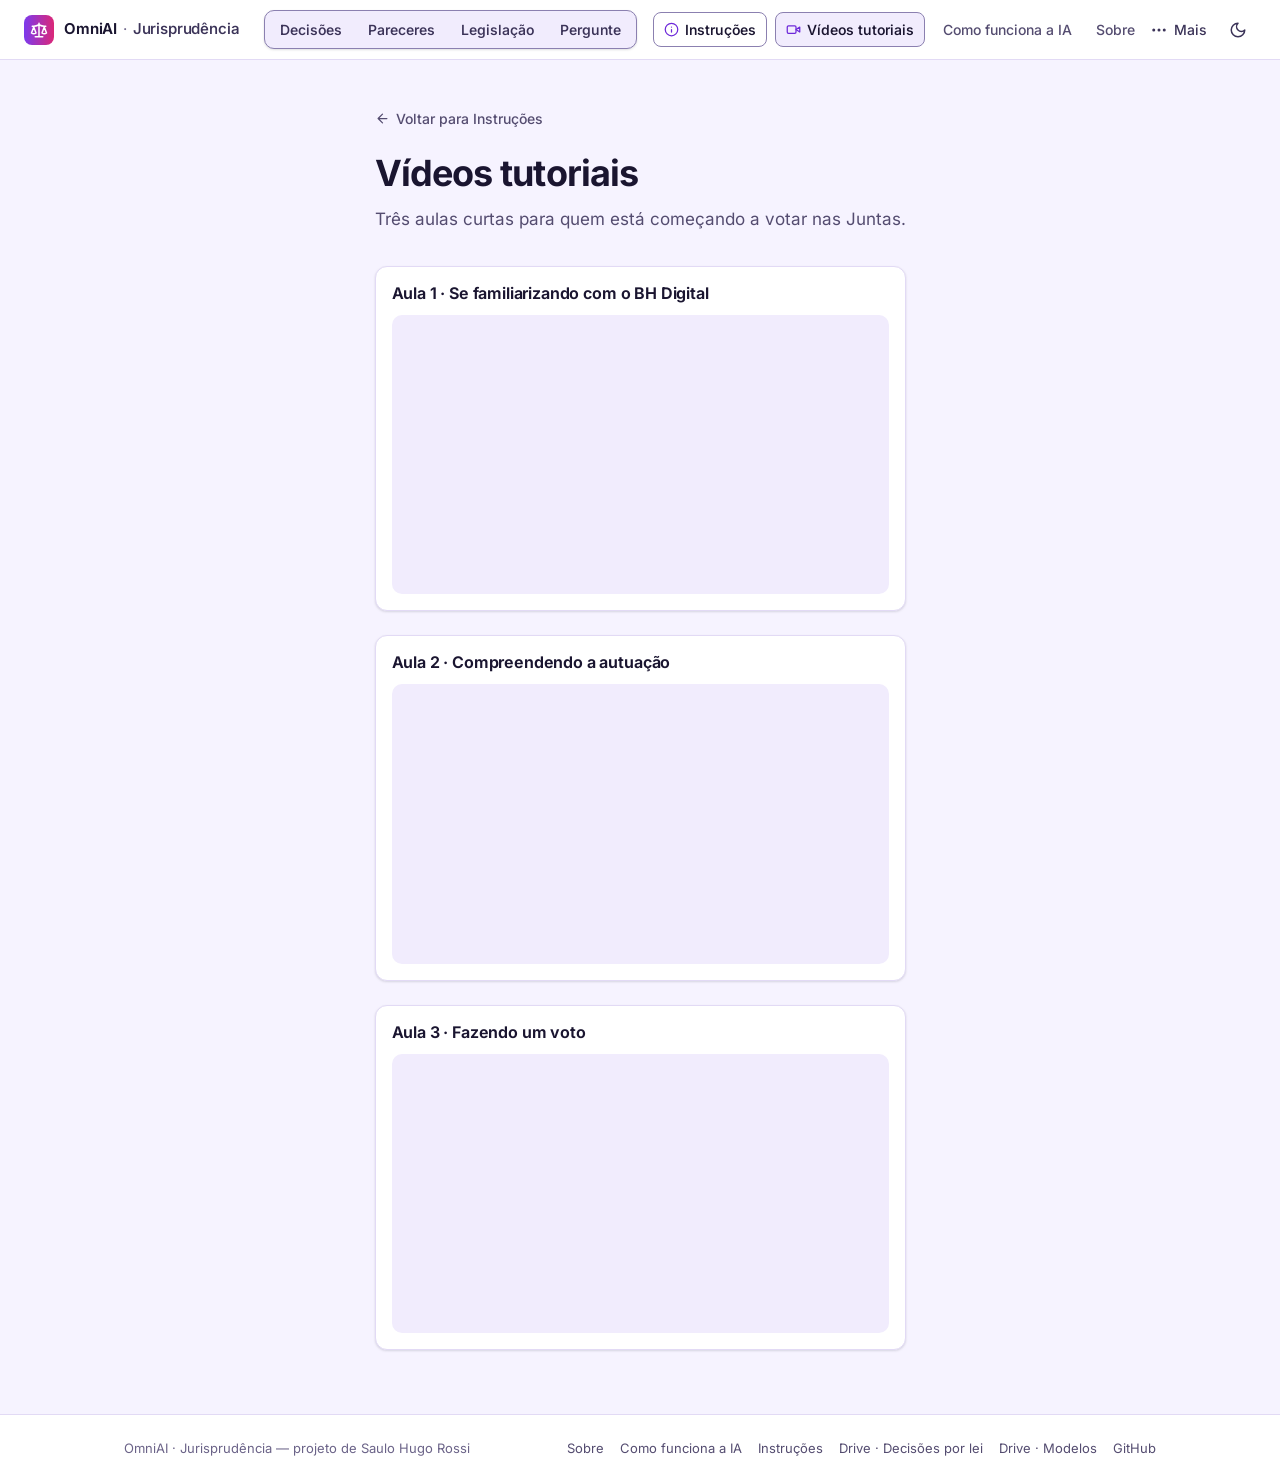
<file: site_publico/tutoriais.html>
<!doctype html>
<html lang="pt-BR">

<head>
  <meta charset="utf-8" />
  <meta name="viewport" content="width=device-width, initial-scale=1" />
  <title>Vídeos tutoriais · OmniAI · Jurisprudência</title>
  <meta name="description" content="Vídeos tutoriais sobre o BH Digital, a autuação e a elaboração de votos nas Juntas." />
  <meta name="theme-color" content="#7c3aed" />
  <link rel="canonical" href="https://sauliiin.github.io/jurisprudencia-juntas/site_publico/tutoriais.html" />
  <meta property="og:type" content="website" />
  <meta property="og:locale" content="pt_BR" />
  <meta property="og:site_name" content="OmniAI · Jurisprudência" />
  <meta property="og:title" content="Vídeos tutoriais · OmniAI · Jurisprudência" />
  <meta property="og:description" content="Vídeos tutoriais sobre o BH Digital, a autuação e a elaboração de votos nas Juntas." />
  <meta property="og:url" content="https://sauliiin.github.io/jurisprudencia-juntas/site_publico/tutoriais.html" />
  <meta property="og:image" content="https://sauliiin.github.io/jurisprudencia-juntas/site_publico/assets/og.png" />
  <meta property="og:image:width" content="1200" />
  <meta property="og:image:height" content="630" />
  <meta name="twitter:card" content="summary_large_image" />
  <meta name="twitter:title" content="Vídeos tutoriais · OmniAI · Jurisprudência" />
  <meta name="twitter:description" content="Vídeos tutoriais sobre o BH Digital, a autuação e a elaboração de votos nas Juntas." />
  <meta name="twitter:image" content="https://sauliiin.github.io/jurisprudencia-juntas/site_publico/assets/og.png" />
  <link rel="icon" href="assets/favicon.svg" type="image/svg+xml" />
  <link rel="preload" href="assets/fonts/inter-latin.woff2" as="font" type="font/woff2" crossorigin />
  <link rel="stylesheet" href="styles.css" />
  <script>
    try {
      const tema = localStorage.getItem("omniai-tema");
      if (["light", "dark", "cyberpunk"].includes(tema)) document.documentElement.dataset.theme = tema;
    } catch {}
  </script>
</head>

<body class="doc">
  <a class="pular" href="#conteudo">Pular para o conteúdo</a>

  <header class="topbar">
    <a class="brand" href="./" aria-label="OmniAI · Jurisprudência, página inicial">
      <span class="brand-mark" aria-hidden="true"><svg class="icon" aria-hidden="true"><use href="assets/icones.svg#balanca" /></svg></span>
      <span>OmniAI<span class="brand-sep"> · </span><span class="brand-produto">Jurisprudência</span></span>
    </a>
    <nav class="topnav" aria-label="Principal">
      <div class="modos">
        <a class="modo" href="./">Decisões</a>
        <a class="modo" href="pareceres/">Pareceres</a>
        <a class="modo" href="legislacao/">Legislação</a>
        <a class="modo" href="pergunte/">Pergunte</a>
      </div>
      <a class="nav-link nav-destaque" href="instrucoes.html" title="Instruções"><svg class="icon icon-sm" aria-hidden="true"><use href="assets/icones.svg#info" /></svg><span class="nav-rotulo">Instruções</span></a>
      <a class="nav-link nav-destaque" href="tutoriais.html" title="Vídeos tutoriais" aria-current="page"><svg class="icon icon-sm" aria-hidden="true"><use href="assets/icones.svg#video" /></svg><span class="nav-rotulo">Vídeos tutoriais</span></a>
      <a class="nav-link" href="ia.html">Como funciona a IA</a>
      <a class="nav-link" href="sobre.html">Sobre</a>
    </nav>
    <div class="topbar-acoes">
      <a class="icon-btn so-celular" href="instrucoes.html" aria-label="Instruções"><svg class="icon" aria-hidden="true"><use href="assets/icones.svg#info" /></svg></a>
      <a class="icon-btn so-celular" href="tutoriais.html" aria-label="Vídeos tutoriais"><svg class="icon" aria-hidden="true"><use href="assets/icones.svg#video" /></svg></a>
      <details class="menu">
        <summary class="icon-btn" aria-label="Mais opções">
          <svg class="icon" aria-hidden="true"><use href="assets/icones.svg#mais" /></svg><span class="menu-rotulo">Mais</span>
        </summary>
        <div class="menu-painel">
          <div class="so-mobile">
            <a href="./"><svg class="icon" aria-hidden="true"><use href="assets/icones.svg#balanca" /></svg>Decisões</a>
            <a href="pareceres/"><svg class="icon" aria-hidden="true"><use href="assets/icones.svg#pasta" /></svg>Pareceres</a>
            <a href="legislacao/"><svg class="icon" aria-hidden="true"><use href="assets/icones.svg#livro" /></svg>Legislação</a>
            <a href="pergunte/"><svg class="icon" aria-hidden="true"><use href="assets/icones.svg#faisca" /></svg>Pergunte</a>
          </div>
          <div class="so-medio">
            <a href="ia.html"><svg class="icon" aria-hidden="true"><use href="assets/icones.svg#faisca" /></svg>Como funciona a IA</a>
            <a href="sobre.html"><svg class="icon" aria-hidden="true"><use href="assets/icones.svg#info" /></svg>Sobre o projeto</a>
            <div class="menu-sep"></div>
          </div>
          <div class="menu-titulo">Para quem vota nas Juntas</div>
          <a href="https://drive.google.com/drive/folders/1YDlwa0MiwxSYp5H8YgRgQfdKc9hQhJph?usp=sharing" target="_blank" rel="noopener">
            <svg class="icon" aria-hidden="true"><use href="assets/icones.svg#pasta" /></svg>Drive · Decisões por lei
            <svg class="icon externo" aria-hidden="true"><use href="assets/icones.svg#externo" /></svg></a>
          <a href="https://drive.google.com/drive/folders/1k8K3eUxbiuRlLcRZhVXwx4fyr3P94zcZ?usp=sharing" target="_blank" rel="noopener">
            <svg class="icon" aria-hidden="true"><use href="assets/icones.svg#documento" /></svg>Drive · Modelos de voto
            <svg class="icon externo" aria-hidden="true"><use href="assets/icones.svg#externo" /></svg></a>
          <a href="instrucoes.html"><svg class="icon" aria-hidden="true"><use href="assets/icones.svg#info" /></svg>Instruções</a>
          <a href="roteiro_voto.html"><svg class="icon" aria-hidden="true"><use href="assets/icones.svg#livro" /></svg>Roteiro para elaborar voto</a>
          <a href="tutoriais.html"><svg class="icon" aria-hidden="true"><use href="assets/icones.svg#video" /></svg>Vídeos tutoriais</a>
        </div>
      </details>
      <button class="icon-btn tema-toggle" type="button" aria-label="Alternar tema">
        <svg class="icon icon-lua" aria-hidden="true"><use href="assets/icones.svg#lua" /></svg>
        <svg class="icon icon-sol" aria-hidden="true"><use href="assets/icones.svg#sol" /></svg>
        <svg class="icon icon-raio" aria-hidden="true"><use href="assets/icones.svg#raio" /></svg>
      </button>
    </div>
  </header>

  <main id="conteudo" class="pagina">
    <a class="voltar" href="instrucoes.html"><svg class="icon icon-sm" aria-hidden="true"><use href="assets/icones.svg#seta-esquerda" /></svg>Voltar para Instruções</a>
    <header class="pagina-head">
      <h1>Vídeos tutoriais</h1>
      <p>Três aulas curtas para quem está começando a votar nas Juntas.</p>
    </header>
    <div class="videos">
      <section class="video">
        <h2>Aula 1 · Se familiarizando com o BH Digital</h2>
        <div class="video-wrapper">
          <iframe src="https://www.youtube-nocookie.com/embed/kRknYXTowGw" title="Aula 1 · Se familiarizando com o BH Digital" loading="lazy"
            allow="accelerometer; autoplay; clipboard-write; encrypted-media; gyroscope; picture-in-picture" allowfullscreen></iframe>
        </div>
      </section>
      <section class="video">
        <h2>Aula 2 · Compreendendo a autuação</h2>
        <div class="video-wrapper">
          <iframe src="https://www.youtube-nocookie.com/embed/yMCgfvIXRdo" title="Aula 2 · Compreendendo a autuação" loading="lazy"
            allow="accelerometer; autoplay; clipboard-write; encrypted-media; gyroscope; picture-in-picture" allowfullscreen></iframe>
        </div>
      </section>
      <section class="video">
        <h2>Aula 3 · Fazendo um voto</h2>
        <div class="video-wrapper">
          <iframe src="https://www.youtube-nocookie.com/embed/GD2WF2G1SVA" title="Aula 3 · Fazendo um voto" loading="lazy"
            allow="accelerometer; autoplay; clipboard-write; encrypted-media; gyroscope; picture-in-picture" allowfullscreen></iframe>
        </div>
      </section>
    </div>
  </main>

  <footer class="rodape">
    <div class="rodape-inner">
      <span>OmniAI · Jurisprudência — projeto de Saulo Hugo Rossi</span>
      <nav aria-label="Rodapé">
        <a href="sobre.html">Sobre</a>
        <a href="ia.html">Como funciona a IA</a>
        <a href="instrucoes.html">Instruções</a>
        <a href="https://drive.google.com/drive/folders/1YDlwa0MiwxSYp5H8YgRgQfdKc9hQhJph?usp=sharing" target="_blank" rel="noopener">Drive · Decisões por lei</a>
        <a href="https://drive.google.com/drive/folders/1k8K3eUxbiuRlLcRZhVXwx4fyr3P94zcZ?usp=sharing" target="_blank" rel="noopener">Drive · Modelos</a>
        <a href="https://github.com/sauliiin/jurisprudencia-juntas" target="_blank" rel="noopener">GitHub</a>
      </nav>
    </div>
  </footer>

  <script src="site.js" defer></script>
</body>

</html>
</file>
<file: site_publico/styles.css>
/* OmniAI · Jurisprudência — sistema visual compartilhado por todas as páginas.
   Tema claro padrão, escuro (grafite) por prefers-color-scheme e cyberpunk (a paleta neon
   do site original). O botão de tema alterna os três e grava data-theme no <html>. */

@font-face {
  font-family: "Inter";
  font-style: normal;
  font-weight: 400 700;
  font-display: swap;
  src: url("assets/fonts/inter-latin.woff2") format("woff2");
  unicode-range: U+0000-00FF, U+0131, U+0152-0153, U+02BB-02BC, U+02C6, U+02DA, U+02DC, U+0304, U+0308,
    U+0329, U+2000-206F, U+20AC, U+2122, U+2191, U+2193, U+2212, U+2215, U+FEFF, U+FFFD;
}

@font-face {
  font-family: "Inter";
  font-style: normal;
  font-weight: 400 700;
  font-display: swap;
  src: url("assets/fonts/inter-latin-ext.woff2") format("woff2");
  unicode-range: U+0100-02BA, U+02BD-02C5, U+02C7-02CC, U+02CE-02D7, U+02DD-02FF, U+1D00-1DBF, U+1E00-1E9F,
    U+1EF2-1EFF, U+2020, U+20A0-20AB, U+20AD-20C4, U+2113, U+2C60-2C7F, U+A720-A7FF;
}

/* ---------- Tokens ---------- */

:root {
  color-scheme: light;
  --bg: #f6f3ff;
  --surface: #ffffff;
  --surface-2: #f1ecfd;
  --surface-hover: #f8f5ff;
  --line: #e2daf5;
  --line-strong: #c7bce6;
  --ink: #1a1530;
  --ink-2: #3b3358;
  --muted: #544c70;
  --subtle: #6b6388;
  --accent: #7c3aed;
  --accent-hover: #6d28d9;
  --accent-ink: #ffffff;
  --accent-soft: #f1eaff;
  --accent-text: #6d28d9;
  --busca-bg: #faf8ff;
  --field-bg: #ffffff;
  --field-border: #8b80b0;
  --field-border-hover: #6d5fa0;
  --field-shadow: 0 1px 2px rgba(24, 24, 27, 0.06);
  --mark-bg: #ffe066;
  --mark-ink: #18181b;
  --ok-bg: #e7f6ec;
  --ok-ink: #166534;
  --bad-bg: #fdecec;
  --bad-ink: #9f1d1d;
  --warn-bg: #fdf3dc;
  --warn-ink: #8a4b06;
  --info-bg: #e8f0fd;
  --info-ink: #1d4ed8;
  --neutral-bg: #f0f0f2;
  --neutral-ink: #52525b;
  --hero-a: rgba(124, 58, 237, 0.30);
  --hero-b: rgba(236, 72, 153, 0.24);
  --shadow-card: 0 1px 2px rgba(16, 24, 40, 0.06), 0 1px 3px rgba(16, 24, 40, 0.08);
  --shadow-hover: 0 2px 4px rgba(16, 24, 40, 0.06), 0 8px 20px rgba(16, 24, 40, 0.1);
  --hero-dot: rgba(91, 33, 182, 0.15);
  --titulo-a: #7c3aed;
  --titulo-b: #db2777;
  --shadow-menu: 0 8px 28px rgba(24, 24, 27, 0.12), 0 1px 3px rgba(24, 24, 27, 0.06);
  --glow: 0 0 18px 3px rgba(124, 58, 237, 0.45), 0 0 36px 6px rgba(219, 39, 119, 0.18);
  --focus: 0 0 0 2px var(--surface), 0 0 0 4px #7c3aed, var(--glow);
  --hero-c: rgba(249, 115, 22, 0.20);
  --titulo-c: #ea580c;
  --btn-grad: linear-gradient(90deg, #7c3aed, #db2777);
  --btn-grad-hover: linear-gradient(90deg, #6d28d9, #be185d);

  --s-1: 4px;
  --s-2: 8px;
  --s-3: 12px;
  --s-4: 16px;
  --s-5: 20px;
  --s-6: 24px;
  --s-8: 32px;
  --s-10: 40px;
  --s-12: 48px;
  --s-16: 64px;
  --r-sm: 8px;
  --r: 10px;
  --r-lg: 12px;
  --r-full: 999px;
  --t: 150ms ease;
  --font: "Inter", ui-sans-serif, system-ui, -apple-system, "Segoe UI", Roboto, sans-serif;
  --mono: ui-monospace, "SFMono-Regular", "JetBrains Mono", Menlo, monospace;
  --topbar-h: 60px;
}

@media (prefers-color-scheme: dark) {
  :root:not([data-theme]) {
    color-scheme: dark;
    --bg: #14111f;
    --surface: #1e1a2e;
    --surface-2: #262138;
    --surface-hover: #2b2540;
    --line: #3a3354;
    --line-strong: #4f4670;
    --ink: #f3f0fd;
    --ink-2: #ddd7f2;
    --muted: #bbb3d6;
    --subtle: #a79ec6;
    --accent: #a78bfa;
    --accent-hover: #c4b5fd;
    --accent-ink: #1e0b3d;
    --accent-soft: rgba(167, 139, 250, 0.15);
    --accent-text: #c4b5fd;
    --busca-bg: #1a1628;
    --field-bg: #262138;
    --field-border: #7a6fa0;
    --field-border-hover: #a79ec6;
    --field-shadow: 0 1px 2px rgba(0, 0, 0, 0.3);
    --mark-bg: rgba(250, 204, 21, 0.28);
    --mark-ink: #fef9c3;
    --ok-bg: rgba(34, 197, 94, 0.14);
    --ok-ink: #86efac;
    --bad-bg: rgba(239, 68, 68, 0.14);
    --bad-ink: #fca5a5;
    --warn-bg: rgba(245, 158, 11, 0.14);
    --warn-ink: #fcd34d;
    --info-bg: rgba(59, 130, 246, 0.16);
    --info-ink: #93c5fd;
    --neutral-bg: rgba(161, 161, 170, 0.14);
    --neutral-ink: #c4c4cc;
    --hero-a: rgba(139, 92, 246, 0.32);
    --hero-b: rgba(236, 72, 153, 0.24);
    --shadow-card: 0 1px 2px rgba(0, 0, 0, 0.35), inset 0 1px 0 rgba(255, 255, 255, 0.04);
    --shadow-hover: 0 2px 6px rgba(0, 0, 0, 0.4), 0 10px 24px rgba(0, 0, 0, 0.35), inset 0 1px 0 rgba(255, 255, 255, 0.05);
    --hero-dot: rgba(255, 255, 255, 0.09);
    --titulo-a: #c4b5fd;
    --titulo-b: #f472b6;
    --shadow-menu: 0 12px 32px rgba(0, 0, 0, 0.5), 0 1px 3px rgba(0, 0, 0, 0.4);
    --glow: 0 0 18px 3px rgba(167, 139, 250, 0.55), 0 0 36px 6px rgba(244, 114, 182, 0.22);
    --focus: 0 0 0 2px var(--surface), 0 0 0 4px #a78bfa, var(--glow);
    --hero-c: rgba(251, 146, 60, 0.18);
    --titulo-c: #fdba74;
    --btn-grad: linear-gradient(90deg, #a78bfa, #f472b6);
    --btn-grad-hover: linear-gradient(90deg, #c4b5fd, #f9a8d4);
  }
}

:root[data-theme="dark"] {
  color-scheme: dark;
  --bg: #14111f;
  --surface: #1e1a2e;
  --surface-2: #262138;
  --surface-hover: #2b2540;
  --line: #3a3354;
  --line-strong: #4f4670;
  --ink: #f3f0fd;
  --ink-2: #ddd7f2;
  --muted: #bbb3d6;
  --subtle: #a79ec6;
  --accent: #a78bfa;
  --accent-hover: #c4b5fd;
  --accent-ink: #1e0b3d;
  --accent-soft: rgba(167, 139, 250, 0.15);
  --accent-text: #c4b5fd;
  --busca-bg: #1a1628;
  --field-bg: #262138;
  --field-border: #7a6fa0;
  --field-border-hover: #a79ec6;
  --field-shadow: 0 1px 2px rgba(0, 0, 0, 0.3);
  --mark-bg: rgba(250, 204, 21, 0.28);
  --mark-ink: #fef9c3;
  --ok-bg: rgba(34, 197, 94, 0.14);
  --ok-ink: #86efac;
  --bad-bg: rgba(239, 68, 68, 0.14);
  --bad-ink: #fca5a5;
  --warn-bg: rgba(245, 158, 11, 0.14);
  --warn-ink: #fcd34d;
  --info-bg: rgba(59, 130, 246, 0.16);
  --info-ink: #93c5fd;
  --neutral-bg: rgba(161, 161, 170, 0.14);
  --neutral-ink: #c4c4cc;
  --hero-a: rgba(139, 92, 246, 0.32);
  --hero-b: rgba(236, 72, 153, 0.24);
  --shadow-card: 0 1px 2px rgba(0, 0, 0, 0.35), inset 0 1px 0 rgba(255, 255, 255, 0.04);
  --shadow-hover: 0 2px 6px rgba(0, 0, 0, 0.4), 0 10px 24px rgba(0, 0, 0, 0.35), inset 0 1px 0 rgba(255, 255, 255, 0.05);
  --hero-dot: rgba(255, 255, 255, 0.09);
  --titulo-a: #c4b5fd;
  --titulo-b: #f472b6;
  --shadow-menu: 0 12px 32px rgba(0, 0, 0, 0.5), 0 1px 3px rgba(0, 0, 0, 0.4);
  --glow: 0 0 18px 3px rgba(167, 139, 250, 0.55), 0 0 36px 6px rgba(244, 114, 182, 0.22);
  --focus: 0 0 0 2px var(--surface), 0 0 0 4px #a78bfa, var(--glow);
  --hero-c: rgba(251, 146, 60, 0.18);
  --titulo-c: #fdba74;
  --btn-grad: linear-gradient(90deg, #a78bfa, #f472b6);
  --btn-grad-hover: linear-gradient(90deg, #c4b5fd, #f9a8d4);
}


/* Cyberpunk: as cores do site original (preto-azulado, ciano, rosa e amarelo neon). */
:root[data-theme="cyberpunk"] {
  color-scheme: dark;
  --bg: #050608;
  --surface: #0b0d14;
  --surface-2: #11141d;
  --surface-hover: #141a27;
  --line: #1c2735;
  --line-strong: #2b3d55;
  --ink: #e0f4ff;
  --ink-2: #c4def0;
  --muted: #9ab2c8;
  --subtle: #8aa2b8;
  --accent: #00f0ff;
  --accent-hover: #7ff8ff;
  --accent-ink: #00181b;
  --accent-soft: rgba(0, 240, 255, 0.1);
  --accent-text: #00f0ff;
  --busca-bg: #080a10;
  --field-bg: #0d111a;
  --field-border: #1f7480;
  --field-border-hover: #00f0ff;
  --field-shadow: 0 0 0 1px rgba(0, 240, 255, 0.05);
  --mark-bg: #ffeb3b;
  --mark-ink: #050608;
  --ok-bg: rgba(0, 255, 159, 0.12);
  --ok-ink: #3dffb5;
  --bad-bg: rgba(255, 0, 85, 0.16);
  --bad-ink: #ff5c93;
  --warn-bg: rgba(255, 251, 0, 0.12);
  --warn-ink: #fffb00;
  --info-bg: rgba(0, 240, 255, 0.12);
  --info-ink: #7ff8ff;
  --neutral-bg: rgba(130, 154, 177, 0.16);
  --neutral-ink: #b8cde0;
  --hero-a: rgba(0, 240, 255, 0.14);
  --hero-b: rgba(255, 0, 85, 0.12);
  --shadow-card: 0 0 0 1px rgba(0, 240, 255, 0.04), 0 0 14px rgba(0, 240, 255, 0.05);
  --shadow-hover: 0 0 0 1px rgba(0, 240, 255, 0.25), 0 0 20px rgba(0, 240, 255, 0.22);
  --hero-dot: rgba(0, 240, 255, 0.14);
  --titulo-a: #00f0ff;
  --titulo-b: #ff2e7e;
  --shadow-menu: 0 0 0 1px rgba(0, 240, 255, 0.2), 0 12px 32px rgba(0, 0, 0, 0.7);
  --glow: 0 0 16px 2px rgba(0, 240, 255, 0.3);
  --focus: 0 0 0 2px #050608, 0 0 0 4px #fffb00;
  --hero-c: rgba(255, 251, 0, 0.06);
  --titulo-c: #ff2e7e;
  --btn-grad: var(--accent);
  --btn-grad-hover: var(--accent-hover);
}

/* ---------- Base ---------- */

*,
*::before,
*::after {
  box-sizing: border-box;
}

html {
  -webkit-text-size-adjust: 100%;
  text-size-adjust: 100%;
}

body {
  margin: 0;
  min-height: 100vh;
  font-family: var(--font);
  font-size: 15px;
  line-height: 1.5;
  color: var(--ink);
  background: var(--bg);
  -webkit-font-smoothing: antialiased;
  font-feature-settings: "cv11", "ss01";
}

h1,
h2,
h3 {
  margin: 0;
  line-height: 1.25;
  letter-spacing: -0.01em;
  font-weight: 650;
}

p {
  margin: 0;
}

a {
  color: var(--accent-text);
  text-underline-offset: 3px;
}

a:hover {
  color: var(--accent-hover);
}

button,
input,
select {
  font: inherit;
  color: inherit;
}

button {
  cursor: pointer;
}

:focus-visible {
  outline: none;
  box-shadow: var(--focus);
  border-radius: var(--r-sm);
}

mark {
  padding: 0 2px;
  border-radius: 3px;
  background: var(--mark-bg);
  color: var(--mark-ink);
}

.icon {
  width: 18px;
  height: 18px;
  flex: none;
  vertical-align: middle;
}

.icon-sm {
  width: 15px;
  height: 15px;
}

.sr-only {
  position: absolute;
  width: 1px;
  height: 1px;
  padding: 0;
  margin: -1px;
  overflow: hidden;
  clip: rect(0, 0, 0, 0);
  white-space: nowrap;
  border: 0;
}

.pular {
  position: absolute;
  left: var(--s-4);
  top: -48px;
  z-index: 100;
  padding: var(--s-2) var(--s-4);
  border-radius: var(--r);
  background: var(--accent);
  color: var(--accent-ink);
  font-weight: 600;
  text-decoration: none;
}

.pular:focus {
  top: var(--s-3);
}

::-webkit-scrollbar {
  width: 10px;
  height: 10px;
}

::-webkit-scrollbar-thumb {
  border: 3px solid transparent;
  border-radius: var(--r-full);
  background: var(--line-strong) padding-box;
}

::-webkit-scrollbar-track {
  background: transparent;
}

/* ---------- Botões ---------- */

.btn {
  display: inline-flex;
  align-items: center;
  justify-content: center;
  gap: var(--s-2);
  min-height: 40px;
  padding: 0 var(--s-4);
  border: 1px solid var(--line);
  border-radius: var(--r);
  background: var(--surface);
  color: var(--ink);
  font-size: 14px;
  font-weight: 550;
  text-decoration: none;
  white-space: nowrap;
  transition: background var(--t), border-color var(--t), color var(--t), box-shadow var(--t);
}

.btn:hover {
  background: var(--surface-hover);
  border-color: var(--line-strong);
  color: var(--ink);
}

.btn:disabled,
.btn[aria-disabled="true"] {
  opacity: 0.5;
  cursor: not-allowed;
  pointer-events: none;
}

.btn-primary,
.open-button {
  border-color: transparent;
  background: var(--btn-grad);
  color: var(--accent-ink);
}

.btn-primary:hover,
.open-button:hover {
  border-color: transparent;
  background: var(--btn-grad-hover);
  color: var(--accent-ink);
}

.btn-ghost {
  border-color: transparent;
  background: transparent;
  color: var(--ink-2);
}

.btn-ghost:hover {
  border-color: transparent;
  background: var(--surface-2);
}

.icon-btn {
  display: inline-flex;
  align-items: center;
  justify-content: center;
  gap: 6px;
  min-width: 36px;
  height: 36px;
  padding: 0 var(--s-2);
  border: 1px solid transparent;
  border-radius: var(--r);
  background: transparent;
  color: var(--ink-2);
  font-size: 14px;
  font-weight: 500;
  transition: background var(--t), color var(--t);
}

.icon-btn:hover {
  background: var(--surface-2);
  color: var(--ink);
}

/* ---------- Topo ---------- */

.topbar {
  position: sticky;
  top: 0;
  z-index: 30;
  display: flex;
  align-items: center;
  gap: var(--s-6);
  height: var(--topbar-h);
  padding: 0 var(--s-6);
  border-bottom: 1px solid var(--line);
  background: var(--surface);
}

.brand {
  display: inline-flex;
  align-items: center;
  gap: 10px;
  color: var(--ink);
  font-weight: 650;
  font-size: 15px;
  letter-spacing: -0.01em;
  text-decoration: none;
  white-space: nowrap;
}

.brand:hover {
  color: var(--ink);
}

.brand-mark {
  display: inline-grid;
  place-items: center;
  width: 30px;
  height: 30px;
  border-radius: 8px;
  background: var(--btn-grad);
  color: var(--accent-ink);
}

.brand-mark .icon {
  width: 18px;
  height: 18px;
}

.brand-sep {
  color: var(--subtle);
  font-weight: 400;
  margin: 0 2px;
}

.brand-produto {
  color: var(--ink-2);
  font-weight: 550;
}

.topnav {
  display: flex;
  align-items: center;
  gap: var(--s-1);
  min-width: 0;
}

.modos {
  display: inline-flex;
  gap: 2px;
  margin-right: var(--s-3);
  padding: 3px;
  border: 1px solid var(--field-border);
  border-radius: var(--r);
  background: var(--surface-2);
}

.modo {
  padding: 5px 12px;
  border-radius: 7px;
  color: var(--ink-2);
  font-size: 14px;
  font-weight: 550;
  text-decoration: none;
  transition: background var(--t), color var(--t);
}

.modo:hover {
  background: var(--surface-hover);
  color: var(--ink);
}

.modo[aria-current="page"] {
  background: var(--accent-soft);
  color: var(--accent-text);
  font-weight: 650;
  box-shadow: inset 0 0 0 1px color-mix(in srgb, var(--accent) 45%, transparent);
}

.nav-link {
  padding: 6px 10px;
  border-radius: var(--r-sm);
  color: var(--muted);
  font-size: 14px;
  font-weight: 500;
  text-decoration: none;
  white-space: nowrap;
  transition: background var(--t), color var(--t);
}

.nav-link:hover,
.nav-link[aria-current="page"] {
  background: var(--surface-2);
  color: var(--ink);
}

/* Instruções: o atalho mais usado por quem vota, sempre à vista no topo. */
.nav-destaque {
  display: inline-flex;
  align-items: center;
  gap: 6px;
  margin-right: var(--s-1);
  border: 1px solid var(--field-border);
  color: var(--ink);
  font-weight: 550;
}

.nav-destaque .icon {
  color: var(--accent-text);
}

.so-celular {
  display: none;
}

.topbar-acoes {
  display: flex;
  align-items: center;
  gap: var(--s-1);
  margin-left: auto;
}

.menu {
  position: relative;
}

.menu > summary {
  list-style: none;
}

.menu > summary::-webkit-details-marker {
  display: none;
}

.menu[open] > summary {
  background: var(--surface-2);
  color: var(--ink);
}

.menu-painel {
  position: absolute;
  right: 0;
  top: calc(100% + 6px);
  z-index: 40;
  display: grid;
  min-width: 260px;
  padding: 6px;
  border: 1px solid var(--line);
  border-radius: var(--r-lg);
  background: var(--surface);
  box-shadow: var(--shadow-menu);
}

.menu-painel a {
  display: flex;
  align-items: center;
  gap: 10px;
  padding: 8px 10px;
  border-radius: var(--r-sm);
  color: var(--ink-2);
  font-size: 14px;
  text-decoration: none;
}

.menu-painel a:hover {
  background: var(--surface-2);
  color: var(--ink);
}

.menu-painel .icon {
  color: var(--subtle);
}

.menu-painel .externo {
  width: 13px;
  height: 13px;
  margin-left: auto;
}

.menu-titulo {
  padding: 8px 10px 4px;
  color: var(--subtle);
  font-size: 12px;
  font-weight: 550;
}

.menu-sep {
  height: 1px;
  margin: 6px 4px;
  background: var(--line);
}

.so-mobile {
  display: none;
}

.tema-toggle .icon {
  display: none;
}

.tema-toggle .icon-lua,
:root[data-theme="dark"] .tema-toggle .icon-raio,
:root[data-theme="cyberpunk"] .tema-toggle .icon-sol {
  display: block;
}

:root[data-theme="dark"] .tema-toggle .icon-lua,
:root[data-theme="cyberpunk"] .tema-toggle .icon-lua {
  display: none;
}

@media (prefers-color-scheme: dark) {
  :root:not([data-theme]) .tema-toggle .icon-lua {
    display: none;
  }

  :root:not([data-theme]) .tema-toggle .icon-raio {
    display: block;
  }
}

/* ---------- Busca ---------- */

.busca {
  padding: var(--s-4) var(--s-6);
  border-bottom: 1px solid var(--line);
  background: var(--busca-bg);
}

.searchbar {
  display: grid;
  grid-template-columns: minmax(0, 1fr) auto auto;
  grid-template-areas: "campo filtros buscar";
  align-items: center;
  gap: var(--s-2);
  max-width: 1400px;
  margin: 0 auto;
}

.campo-busca {
  grid-area: campo;
  position: relative;
  display: flex;
  align-items: center;
  min-width: 0;
}

.campo-busca > .icon {
  position: absolute;
  left: 14px;
  color: var(--muted);
  pointer-events: none;
}

.campo-busca input {
  width: 100%;
  height: 44px;
  padding: 0 var(--s-4) 0 42px;
  border: 1px solid var(--field-border);
  border-radius: var(--r);
  background: var(--field-bg);
  box-shadow: var(--field-shadow);
  font-size: 15px;
  outline: none;
  transition: border-color var(--t), box-shadow var(--t);
}

.campo-busca input::placeholder {
  color: var(--muted);
}

.campo-busca input:hover {
  border-color: var(--field-border-hover);
}

.campo-busca input:focus {
  border-color: var(--accent);
  box-shadow: 0 0 0 3px var(--accent-soft), var(--glow);
}

.searchbar .btn-buscar {
  grid-area: buscar;
  height: 44px;
  padding: 0 var(--s-5);
}

.filtros-toggle {
  display: none;
  grid-area: toggle;
  border-color: var(--field-border);
  background: var(--field-bg);
  box-shadow: var(--field-shadow);
}

.filtros {
  grid-area: filtros;
  display: flex;
  gap: var(--s-2);
}

.filtro {
  position: relative;
  display: block;
}

.filtro-rotulo {
  position: absolute;
  left: 12px;
  top: 5px;
  color: var(--muted);
  font-size: 11px;
  font-weight: 550;
  line-height: 1;
  pointer-events: none;
}

.filtro select {
  height: 44px;
  min-width: 120px;
  padding: 14px 32px 0 11px;
  border: 1px solid var(--field-border);
  border-radius: var(--r);
  box-shadow: var(--field-shadow);
  background: var(--field-bg)
    url("data:image/svg+xml,%3Csvg xmlns='http://www.w3.org/2000/svg' viewBox='0 0 24 24' fill='none' stroke='%2371717a' stroke-width='2' stroke-linecap='round' stroke-linejoin='round'%3E%3Cpath d='m6 9 6 6 6-6'/%3E%3C/svg%3E")
    no-repeat right 10px center / 16px;
  font-size: 14px;
  appearance: none;
  cursor: pointer;
  transition: border-color var(--t);
}

.filtro select:hover {
  border-color: var(--field-border-hover);
}

.filtro select:focus-visible {
  border-color: var(--accent);
  box-shadow: 0 0 0 3px var(--accent-soft), var(--glow);
}

.busca-status {
  max-width: 1400px;
  margin: var(--s-2) auto 0;
  color: var(--subtle);
  font-size: 13px;
}

/* ---------- Layout das páginas de busca ---------- */

.app {
  display: flex;
  flex-direction: column;
  height: 100vh;
  height: 100dvh;
  overflow: hidden;
}

.principal {
  position: relative;
  flex: 1;
  min-height: 0;
}

.workspace {
  display: grid;
  grid-template-columns: minmax(340px, 440px) minmax(0, 1fr);
  height: 100%;
  min-height: 0;
}

/* Com home: antes da primeira busca a home ocupa a área; depois, a lista e o detalhe. */
.app.tem-home:not(.tem-busca) .workspace {
  display: none;
}

.app.tem-busca .home {
  display: none;
}

/* ---------- Home ---------- */

.home {
  height: 100%;
  overflow: auto;
}

.hero {
  position: relative;
  overflow: hidden;
  padding: var(--s-16) var(--s-6) var(--s-12);
  border-bottom: 1px solid var(--line);
  background:
    radial-gradient(60% 80% at 15% 0%, var(--hero-a), transparent 70%),
    radial-gradient(50% 70% at 90% 10%, var(--hero-b), transparent 70%),
    radial-gradient(45% 60% at 60% 110%, var(--hero-c), transparent 70%),
    var(--surface);
}

/* Grade de pontos discreta, que some nas bordas. */
.hero::before {
  content: "";
  position: absolute;
  inset: 0;
  background-image: radial-gradient(var(--hero-dot) 1px, transparent 1px);
  background-size: 22px 22px;
  mask-image: radial-gradient(ellipse 75% 70% at 35% 25%, #000 25%, transparent 75%);
  pointer-events: none;
}

.hero-inner {
  position: relative;
}

.hero-inner,
.home-secao {
  max-width: 1080px;
  margin: 0 auto;
}

.titulo-destaque {
  background: linear-gradient(90deg, var(--titulo-a), var(--titulo-b), var(--titulo-c));
  -webkit-background-clip: text;
  background-clip: text;
  color: transparent;
}

.eyebrow {
  display: inline-flex;
  align-items: center;
  gap: 6px;
  margin-bottom: var(--s-4);
  padding: 4px 10px 4px 8px;
  border: 1px solid var(--line);
  border-radius: var(--r-full);
  background: var(--surface);
  color: var(--ink-2);
  font-size: 13px;
  font-weight: 500;
}

.eyebrow .icon {
  width: 15px;
  height: 15px;
  color: var(--accent-text);
}

.hero h1 {
  max-width: 760px;
  font-size: clamp(28px, 4.2vw, 44px);
  font-weight: 700;
  letter-spacing: -0.025em;
  line-height: 1.12;
}

.hero-lead {
  max-width: 680px;
  margin-top: var(--s-4);
  color: var(--muted);
  font-size: 17px;
  line-height: 1.6;
}

.exemplos {
  display: flex;
  flex-wrap: wrap;
  align-items: center;
  gap: var(--s-2);
  margin-top: var(--s-6);
}

.exemplos-rotulo {
  margin-right: var(--s-1);
  color: var(--subtle);
  font-size: 14px;
}

.exemplo {
  display: inline-flex;
  align-items: center;
  gap: 6px;
  height: 34px;
  padding: 0 14px;
  border: 1px solid var(--line);
  border-radius: var(--r-full);
  background: var(--surface);
  color: var(--ink-2);
  font-size: 14px;
  font-weight: 500;
  transition: border-color var(--t), box-shadow var(--t), color var(--t);
}

.exemplo:hover {
  border-color: var(--line-strong);
  box-shadow: var(--shadow-hover);
  color: var(--ink);
}

.exemplo .icon {
  width: 14px;
  height: 14px;
  color: var(--subtle);
}

.numeros {
  display: grid;
  grid-template-columns: repeat(3, minmax(0, 1fr));
  gap: var(--s-3);
  max-width: 680px;
  margin: var(--s-8) 0 0;
}

.numero {
  padding: var(--s-4);
  border: 1px solid var(--line);
  border-radius: var(--r-lg);
  background: var(--surface);
}

.numero dd {
  margin: 0;
  font-size: 26px;
  font-weight: 700;
  letter-spacing: -0.02em;
  font-variant-numeric: tabular-nums;
}

.numero dt {
  color: var(--muted);
  font-size: 13px;
}

.home-secao {
  padding: var(--s-12) var(--s-6);
}

.home-ia {
  display: grid;
  grid-template-columns: minmax(0, 1.1fr) minmax(0, 1fr);
  gap: var(--s-8);
  align-items: center;
}

.secao-rotulo {
  margin-bottom: var(--s-2);
  color: var(--accent-text);
  font-size: 13px;
  font-weight: 600;
}

.home-ia h2,
.home-recursos h2 {
  font-size: 24px;
  letter-spacing: -0.02em;
}

.home-ia p {
  margin-top: var(--s-3);
  color: var(--muted);
  line-height: 1.65;
}

/* Vade Mecum na home: capa à esquerda, texto e botões de baixar e ler. */
.home-livro {
  display: grid;
  grid-template-columns: auto minmax(0, 1fr) auto;
  gap: var(--s-6);
  align-items: center;
  padding: var(--s-8);
  border: 1px solid var(--line);
  border-radius: var(--r-lg);
  background:
    radial-gradient(70% 120% at 0% 0%, var(--hero-a), transparent 70%),
    radial-gradient(60% 120% at 100% 100%, var(--hero-b), transparent 70%),
    var(--surface);
  box-shadow: var(--shadow-card);
}

.home-livro-icone {
  display: grid;
  place-items: center;
  width: 64px;
  height: 64px;
  border-radius: var(--r-lg);
  background: var(--btn-grad);
  color: var(--accent-ink);
}

.home-livro-icone .icon {
  width: 30px;
  height: 30px;
}

.home-livro h2 {
  font-size: 22px;
  letter-spacing: -0.02em;
}

.home-livro-texto p:not(.secao-rotulo) {
  margin-top: var(--s-2);
  color: var(--muted);
  line-height: 1.65;
}

.home-livro-acoes {
  display: flex;
  flex-direction: column;
  gap: var(--s-2);
}

@media (max-width: 760px) {
  .home-livro {
    grid-template-columns: 1fr;
    padding: var(--s-6);
  }

  .home-livro-acoes {
    flex-direction: row;
    flex-wrap: wrap;
  }
}

.link-seta {
  display: inline-flex;
  align-items: center;
  gap: 6px;
  margin-top: var(--s-4);
  font-weight: 550;
  text-decoration: none;
}

.link-seta:hover {
  text-decoration: underline;
}

.metricas {
  display: grid;
  grid-template-columns: repeat(2, minmax(0, 1fr));
  gap: var(--s-3);
}

.metrica {
  padding: var(--s-5);
  border: 1px solid var(--line);
  border-radius: var(--r-lg);
  background: var(--surface);
}

.metrica strong {
  display: block;
  color: var(--accent-text);
  font-size: 34px;
  font-weight: 700;
  letter-spacing: -0.03em;
  font-variant-numeric: tabular-nums;
  line-height: 1.1;
}

.metrica span {
  display: block;
  margin-top: var(--s-2);
  color: var(--muted);
  font-size: 14px;
}

.recursos {
  display: grid;
  grid-template-columns: repeat(3, minmax(0, 1fr));
  gap: var(--s-3);
  margin-top: var(--s-6);
}

.recurso {
  padding: var(--s-5);
  border: 1px solid var(--line);
  border-radius: var(--r-lg);
  background: var(--surface);
}

.recurso-icone {
  display: inline-grid;
  place-items: center;
  width: 36px;
  height: 36px;
  margin-bottom: var(--s-3);
  border-radius: var(--r);
  background: var(--accent-soft);
  color: var(--accent-text);
}

.recurso h3 {
  font-size: 15px;
}

.recurso p {
  margin-top: var(--s-1);
  color: var(--muted);
  font-size: 14px;
}

.rodape {
  border-top: 1px solid var(--line);
  background: var(--surface);
}

.rodape-inner {
  display: flex;
  flex-wrap: wrap;
  align-items: center;
  justify-content: space-between;
  gap: var(--s-4);
  max-width: 1080px;
  margin: 0 auto;
  padding: var(--s-6);
  color: var(--subtle);
  font-size: 13px;
}

.rodape nav {
  display: flex;
  flex-wrap: wrap;
  gap: var(--s-1) var(--s-4);
}

.rodape a {
  color: var(--muted);
  text-decoration: none;
}

.rodape a:hover {
  color: var(--ink);
  text-decoration: underline;
}

/* ---------- Lista de resultados ---------- */

.results-pane {
  display: flex;
  flex-direction: column;
  min-height: 0;
  border-right: 1px solid var(--line);
  background: var(--bg);
}

.results-meta {
  display: flex;
  align-items: center;
  justify-content: space-between;
  gap: var(--s-2);
  padding: var(--s-3) var(--s-4);
  border-bottom: 1px solid var(--line);
  color: var(--muted);
  font-size: 13px;
  font-weight: 500;
}

.ia-hint {
  display: flex;
  gap: var(--s-2);
  margin: var(--s-3) var(--s-3) 0;
  padding: var(--s-3);
  border: 1px solid var(--line);
  border-radius: var(--r);
  background: var(--accent-soft);
  color: var(--ink-2);
  font-size: 13px;
  line-height: 1.5;
}

.ia-hint[hidden] {
  display: none;
}

.results-list {
  flex: 1;
  min-height: 0;
  overflow: auto;
  padding: var(--s-3);
  display: flex;
  flex-direction: column;
  gap: var(--s-2);
}

.result {
  display: flex;
  flex-direction: column;
  gap: 6px;
  width: 100%;
  padding: 14px var(--s-4);
  border: 1px solid var(--line);
  border-radius: var(--r-lg);
  background: var(--surface);
  text-align: left;
  transition: border-color var(--t), box-shadow var(--t);
}

.result:hover {
  border-color: var(--line-strong);
  box-shadow: var(--shadow-hover);
}

.result.active {
  border-color: var(--accent);
  box-shadow: 0 0 0 1px var(--accent);
}

.result-topo {
  display: flex;
  flex-wrap: wrap;
  align-items: center;
  gap: 6px var(--s-2);
}

.result-meta {
  color: var(--subtle);
  font-size: 12.5px;
  font-variant-numeric: tabular-nums;
}

.result-title {
  color: var(--ink);
  font-size: 14.5px;
  font-weight: 600;
  line-height: 1.4;
}

.result-lei {
  display: flex;
  align-items: center;
  gap: 6px;
  color: var(--muted);
  font-size: 13px;
  min-width: 0;
}

.result-lei span {
  overflow: hidden;
  text-overflow: ellipsis;
  white-space: nowrap;
}

.result-snippet {
  display: -webkit-box;
  overflow: hidden;
  color: var(--muted);
  font-size: 13.5px;
  line-height: 1.55;
  -webkit-box-orient: vertical;
  -webkit-line-clamp: 2;
  line-clamp: 2;
}

.result-autos {
  display: flex;
  flex-wrap: wrap;
  gap: 6px;
}

.chip {
  display: inline-flex;
  align-items: center;
  max-width: 100%;
  padding: 2px 8px;
  border: 1px solid var(--line);
  border-radius: var(--r-full);
  background: var(--surface-2);
  color: var(--muted);
  font-family: var(--mono);
  font-size: 11.5px;
  line-height: 1.6;
  overflow-wrap: anywhere;
}

.tag {
  display: inline-flex;
  align-items: center;
  gap: 5px;
  padding: 2px 8px;
  border-radius: var(--r-full);
  background: var(--neutral-bg);
  color: var(--neutral-ink);
  font-size: 12px;
  font-weight: 600;
  line-height: 1.6;
  white-space: nowrap;
}

.tag::before {
  content: "";
  width: 6px;
  height: 6px;
  border-radius: 50%;
  background: currentColor;
}

.tag[hidden] {
  display: none;
}

.tag-deferido {
  background: var(--ok-bg);
  color: var(--ok-ink);
}

.tag-indeferido {
  background: var(--bad-bg);
  color: var(--bad-ink);
}

.tag-parcial {
  background: var(--warn-bg);
  color: var(--warn-ink);
}

.tag-diligencia {
  background: var(--info-bg);
  color: var(--info-ink);
}

.sim {
  margin-left: auto;
  padding: 1px 8px;
  border: 1px solid var(--line);
  border-radius: var(--r-full);
  color: var(--subtle);
  font-size: 12px;
  font-weight: 500;
  white-space: nowrap;
}

.sim-forte {
  border-color: color-mix(in srgb, var(--accent) 35%, transparent);
  color: var(--accent-text);
}

.badge {
  display: inline-flex;
  align-items: center;
  padding: 2px 8px;
  border: 1px solid var(--line);
  border-radius: var(--r-full);
  background: var(--surface-2);
  color: var(--muted);
  font-size: 12px;
  font-weight: 550;
  white-space: nowrap;
}

.loading,
.empty-list,
.error {
  padding: var(--s-8) var(--s-4);
  color: var(--muted);
  text-align: center;
  font-size: 14px;
}

.error {
  color: var(--bad-ink);
}

/* Skeleton enquanto a busca carrega. */
.skeleton {
  display: flex;
  flex-direction: column;
  gap: 10px;
  padding: var(--s-4);
  border: 1px solid var(--line);
  border-radius: var(--r-lg);
  background: var(--surface);
}

.skeleton-linha {
  height: 10px;
  border-radius: var(--r-full);
  background: linear-gradient(90deg, var(--surface-2) 25%, var(--line) 50%, var(--surface-2) 75%) 0 0 / 300% 100%;
  animation: brilho 1.4s ease-in-out infinite;
}

.skeleton-linha.curta {
  width: 35%;
}

.skeleton-linha.media {
  width: 70%;
}

.skeleton-linha.grossa {
  height: 14px;
}

@keyframes brilho {
  from {
    background-position: 100% 0;
  }
  to {
    background-position: 0 0;
  }
}

.pagination-bar {
  display: flex;
  align-items: center;
  justify-content: space-between;
  gap: var(--s-2);
  padding: var(--s-3);
  border-top: 1px solid var(--line);
  background: var(--surface);
  color: var(--muted);
  font-size: 13px;
}

.pagination-bar[hidden] {
  display: none;
}

.pagination-bar .btn {
  min-height: 34px;
  padding: 0 var(--s-3);
  font-size: 13px;
}

/* ---------- Detalhe ---------- */

.detail-pane {
  min-height: 0;
  overflow: auto;
  background: var(--surface);
}

.empty-state {
  display: grid;
  place-content: center;
  justify-items: center;
  gap: var(--s-2);
  height: 100%;
  padding: var(--s-8);
  color: var(--muted);
  text-align: center;
  transition: opacity 200ms ease;
}

.empty-state .icon {
  width: 40px;
  height: 40px;
  padding: 9px;
  border: 1px solid var(--line);
  border-radius: var(--r-lg);
  color: var(--subtle);
}

.empty-state strong {
  color: var(--ink);
  font-size: 15px;
}

.empty-state span {
  max-width: 300px;
  font-size: 14px;
}

.empty-state.is-hidden {
  opacity: 0;
}

.empty-state[hidden] {
  display: none;
}

.detail {
  max-width: 960px;
  margin: 0 auto;
  padding: var(--s-6) var(--s-8) var(--s-12);
}

.detail-barra {
  display: none;
}

.detail-head {
  display: grid;
  gap: var(--s-3);
  padding-bottom: var(--s-5);
  border-bottom: 1px solid var(--line);
}

.detail-tags {
  display: flex;
  flex-wrap: wrap;
  gap: 6px;
}

.detail-head h1 {
  font-size: 22px;
  font-weight: 650;
  letter-spacing: -0.02em;
  line-height: 1.3;
  overflow-wrap: anywhere;
}

.detail-head p {
  color: var(--muted);
  font-size: 14px;
  line-height: 1.6;
  overflow-wrap: anywhere;
}

.detail-actions {
  display: flex;
  flex-wrap: wrap;
  gap: var(--s-2);
}

/* Pareceres/Legislação: cabeçalho antigo com o botão ao lado do título. */
.detail-head > div:first-child:not(.detail-tags) {
  display: grid;
  gap: var(--s-2);
  justify-items: start;
}

.open-button {
  display: inline-flex;
  align-items: center;
  justify-content: center;
  gap: var(--s-2);
  justify-self: start;
  min-height: 40px;
  padding: 0 var(--s-4);
  border-radius: var(--r);
  font-size: 14px;
  font-weight: 550;
  text-decoration: none;
  transition: background var(--t);
}

.open-button[aria-disabled="true"] {
  opacity: 0.5;
  pointer-events: none;
}

.meta-grid {
  display: grid;
  grid-template-columns: repeat(auto-fill, minmax(150px, 1fr));
  margin: var(--s-5) 0 0;
  border: 1px solid var(--line);
  border-radius: var(--r-lg);
  background: var(--surface);
  overflow: hidden;
}

/* Divisórias por célula (margem negativa esconde as da borda externa). */
.meta-grid > div {
  margin: 0 -1px -1px 0;
  padding: var(--s-3) var(--s-4);
  border-right: 1px solid var(--line);
  border-bottom: 1px solid var(--line);
}

.meta-grid dt {
  color: var(--subtle);
  font-size: 12px;
  font-weight: 550;
}

.meta-grid dd {
  margin: 2px 0 0;
  font-size: 14px;
  font-weight: 550;
  font-variant-numeric: tabular-nums;
  overflow-wrap: anywhere;
}

.secao-titulo {
  display: flex;
  align-items: center;
  gap: var(--s-2);
  margin: var(--s-6) 0 var(--s-3);
  font-size: 14px;
  font-weight: 650;
}

.secao-titulo .badge {
  font-weight: 600;
}

.autos {
  display: grid;
  gap: var(--s-2);
}

.auto-row {
  display: grid;
  gap: var(--s-2);
  padding: var(--s-4);
  border: 1px solid var(--line);
  border-radius: var(--r-lg);
  background: var(--surface);
}

.auto-row > div:first-child {
  display: flex;
  align-items: center;
  gap: var(--s-2);
}

.auto-row strong {
  font-family: var(--mono);
  font-size: 13.5px;
}

.auto-link {
  text-decoration: none;
}

.auto-link:hover strong {
  text-decoration: underline;
}

.auto-fields {
  display: grid;
  gap: 6px;
  font-size: 13.5px;
  line-height: 1.5;
}

.auto-fields > div {
  display: grid;
  grid-template-columns: 96px minmax(0, 1fr);
  gap: var(--s-3);
  color: var(--ink-2);
}

.auto-fields span {
  color: var(--subtle);
  font-size: 12.5px;
  font-weight: 550;
}

.similares {
  margin-top: var(--s-6);
}

.similares[hidden] {
  display: none;
}

.similares-head {
  display: flex;
  flex-wrap: wrap;
  align-items: center;
  gap: var(--s-2);
  margin-bottom: var(--s-2);
  font-size: 14px;
}

.similares-head .badge {
  border-color: transparent;
  background: var(--accent-soft);
  color: var(--accent-text);
}

.similares-resumo {
  color: var(--muted);
  font-size: 13px;
}

.similares-head a {
  margin-left: auto;
  font-size: 13px;
}

.similares-lista {
  border: 1px solid var(--line);
  border-radius: var(--r-lg);
  overflow: hidden;
}

.similar {
  display: grid;
  grid-template-columns: minmax(0, 1fr) auto;
  align-items: center;
  gap: 2px var(--s-3);
  width: 100%;
  padding: 10px var(--s-4);
  border: 0;
  border-top: 1px solid var(--line);
  background: var(--surface);
  text-align: left;
  transition: background var(--t);
}

.similar:first-child {
  border-top: 0;
}

/* Pareceres/Legislação montam os semelhantes sem o contêiner da lista. */
.similares > .similar {
  border: 1px solid var(--line);
  border-radius: var(--r);
  margin-top: 6px;
}

.similar:hover {
  background: var(--surface-hover);
}

.similar-title {
  overflow: hidden;
  color: var(--ink);
  font-size: 13.5px;
  font-weight: 550;
  text-overflow: ellipsis;
  white-space: nowrap;
}

.similar-meta {
  display: flex;
  align-items: center;
  gap: 6px;
  color: var(--subtle);
  font-size: 12.5px;
  white-space: nowrap;
}

.similar-infracao {
  grid-column: 1 / -1;
  overflow: hidden;
  color: var(--muted);
  font-size: 12.5px;
  text-overflow: ellipsis;
  white-space: nowrap;
}

.preview-toolbar {
  display: flex;
  flex-wrap: wrap;
  align-items: center;
  gap: var(--s-2);
  margin: var(--s-6) 0 var(--s-3);
}

#preview-label {
  margin-right: auto;
  color: var(--subtle);
  font-size: 13px;
  overflow-wrap: anywhere;
}

.segmentado {
  display: inline-flex;
  padding: 3px;
  border: 1px solid var(--line);
  border-radius: var(--r);
  background: var(--surface-2);
}

.subtle {
  min-height: 30px;
  padding: 0 12px;
  border: 0;
  border-radius: 7px;
  background: transparent;
  color: var(--muted);
  font-size: 13px;
  font-weight: 550;
  transition: background var(--t), color var(--t);
}

.subtle:hover {
  color: var(--ink);
}

.subtle.active {
  background: var(--surface);
  color: var(--ink);
  box-shadow: 0 1px 2px rgba(0, 0, 0, 0.08);
}

.subtle:disabled {
  opacity: 0.45;
  cursor: not-allowed;
}

.preview {
  border: 1px solid var(--line);
  border-radius: var(--r-lg);
  background: var(--surface);
  overflow: hidden;
}

.preview iframe {
  display: block;
  width: 100%;
  height: 78vh;
  border: 0;
  background: #fff;
}

.text-preview {
  max-height: 78vh;
  overflow: auto;
  padding: var(--s-5) var(--s-6);
  color: var(--ink-2);
  font-size: 14px;
  line-height: 1.7;
  white-space: pre-wrap;
  overflow-wrap: anywhere;
}

.dispositivo-atual {
  margin: var(--s-3) calc(var(--s-3) * -1);
  padding: var(--s-3);
  border-left: 3px solid var(--accent);
  border-radius: 0 var(--r-sm) var(--r-sm) 0;
  background: var(--accent-soft);
}

s.revogado {
  color: var(--subtle);
}

/* Pareceres e Legislação: o chip é a pasta do documento, não um número de auto. */
.acervo-docs .result-autos .chip {
  font-family: var(--font);
  font-size: 12px;
}

/* Legislação: o texto inteiro da norma rola dentro da caixa, para o artigo aberto aparecer
   sem esconder o cabeçalho e os artigos semelhantes. */
body[data-ia="legislacao"] .text-preview {
  height: calc(100vh - 330px);
  min-height: 320px;
}

/* ---------- Páginas de conteúdo (IA, Sobre, Instruções...) ---------- */

.doc {
  display: flex;
  flex-direction: column;
}

.doc main {
  flex: 1;
}

.pagina {
  max-width: 780px;
  margin: 0 auto;
  padding: var(--s-12) var(--s-6) var(--s-16);
}

.pagina-larga {
  max-width: 1040px;
}

.voltar {
  display: inline-flex;
  align-items: center;
  gap: 6px;
  margin-bottom: var(--s-6);
  color: var(--muted);
  font-size: 14px;
  font-weight: 500;
  text-decoration: none;
}

.voltar:hover {
  color: var(--ink);
}

.pagina-head {
  margin-bottom: var(--s-8);
}

.pagina-head h1 {
  font-size: clamp(26px, 3.6vw, 36px);
  font-weight: 700;
  letter-spacing: -0.025em;
  line-height: 1.15;
}

.pagina-head p {
  margin-top: var(--s-3);
  color: var(--muted);
  font-size: 17px;
  line-height: 1.6;
}

.prose {
  color: var(--ink-2);
  font-size: 15.5px;
  line-height: 1.75;
}

.prose h2 {
  margin: var(--s-10) 0 var(--s-3);
  color: var(--ink);
  font-size: 20px;
  letter-spacing: -0.015em;
}

.prose h3 {
  margin: var(--s-6) 0 var(--s-2);
  color: var(--ink);
  font-size: 16px;
}

.prose p,
.prose ul,
.prose ol {
  margin: 0 0 var(--s-4);
}

.prose li {
  margin-bottom: 6px;
}

.prose strong,
.prose b {
  color: var(--ink);
  font-weight: 600;
}

.prose code {
  padding: 1px 6px;
  border: 1px solid var(--line);
  border-radius: 6px;
  background: var(--surface-2);
  font-family: var(--mono);
  font-size: 0.88em;
}

.muted {
  color: var(--muted);
}

.ia-numeros {
  display: grid;
  grid-template-columns: repeat(auto-fit, minmax(200px, 1fr));
  gap: var(--s-3);
  margin: var(--s-4) 0;
}

.ia-numero {
  padding: var(--s-4) var(--s-5);
  border: 1px solid var(--line);
  border-radius: var(--r-lg);
  background: var(--surface);
}

.ia-numero strong {
  display: block;
  color: var(--accent-text);
  font-size: 28px;
  font-weight: 700;
  letter-spacing: -0.02em;
  font-variant-numeric: tabular-nums;
}

.ia-numero span {
  display: block;
  margin-top: var(--s-1);
  color: var(--muted);
  font-size: 13.5px;
  line-height: 1.5;
}

.aviso {
  display: flex;
  gap: var(--s-3);
  margin: var(--s-6) 0;
  padding: var(--s-4) var(--s-5);
  border: 1px solid var(--line);
  border-left: 3px solid var(--accent);
  border-radius: var(--r);
  background: var(--accent-soft);
  color: var(--ink-2);
  font-size: 14.5px;
  line-height: 1.65;
}

.aviso .icon {
  margin-top: 3px;
  color: var(--accent-text);
}

.topicos {
  display: grid;
  gap: var(--s-3);
}

.topico {
  display: flex;
  align-items: center;
  gap: var(--s-4);
  padding: var(--s-4) var(--s-5);
  border: 1px solid var(--line);
  border-radius: var(--r-lg);
  background: var(--surface);
  color: var(--ink);
  text-decoration: none;
  transition: border-color var(--t), box-shadow var(--t);
}

.topico:hover {
  border-color: var(--line-strong);
  box-shadow: var(--shadow-hover);
  color: var(--ink);
}

.topico-icone {
  display: inline-grid;
  place-items: center;
  width: 40px;
  height: 40px;
  border-radius: var(--r);
  background: var(--accent-soft);
  color: var(--accent-text);
}

.topico strong {
  display: block;
  font-size: 15px;
  font-weight: 600;
}

.topico small {
  display: block;
  color: var(--muted);
  font-size: 13.5px;
}

.topico > .icon:last-child {
  margin-left: auto;
  color: var(--subtle);
}

.videos {
  display: grid;
  gap: var(--s-6);
}

.video {
  padding: var(--s-4);
  border: 1px solid var(--line);
  border-radius: var(--r-lg);
  background: var(--surface);
}

.video h2 {
  margin-bottom: var(--s-3);
  font-size: 16px;
}

.video-wrapper {
  position: relative;
  aspect-ratio: 16 / 9;
  border-radius: var(--r);
  overflow: hidden;
  background: var(--surface-2);
}

.video-wrapper iframe {
  position: absolute;
  inset: 0;
  width: 100%;
  height: 100%;
  border: 0;
}

.passos {
  counter-reset: passo;
  display: grid;
  gap: var(--s-4);
  padding: 0;
  list-style: none;
}

.passos > li {
  position: relative;
  padding-left: 44px;
}

.passos > li::before {
  counter-increment: passo;
  content: counter(passo);
  position: absolute;
  left: 0;
  top: 2px;
  display: grid;
  place-items: center;
  width: 28px;
  height: 28px;
  border-radius: 50%;
  background: var(--accent-soft);
  color: var(--accent-text);
  font-size: 13px;
  font-weight: 700;
}

/* Sobre: diagrama do fluxo e grade de tecnologias. */
.fluxo {
  display: grid;
  grid-template-columns: repeat(4, minmax(0, 1fr));
  gap: var(--s-6);
  margin: var(--s-6) 0;
  padding: 0;
  list-style: none;
}

.fluxo-3 {
  grid-template-columns: repeat(3, minmax(0, 1fr));
}

.fluxo-etapa {
  position: relative;
  display: flex;
  flex-direction: column;
  gap: var(--s-2);
  padding: var(--s-4);
  border: 1px solid var(--line);
  border-radius: var(--r-lg);
  background: var(--surface);
}

.fluxo-etapa:not(:last-child)::after {
  content: "";
  position: absolute;
  top: 50%;
  right: calc(var(--s-6) * -1 + 2px);
  width: calc(var(--s-6) - 4px);
  height: 12px;
  transform: translateY(-50%);
  background: url("data:image/svg+xml,%3Csvg xmlns='http://www.w3.org/2000/svg' viewBox='0 0 24 12' fill='none' stroke='%2371717a' stroke-width='1.6' stroke-linecap='round' stroke-linejoin='round'%3E%3Cpath d='M1 6h21M17 1l5 5-5 5'/%3E%3C/svg%3E")
    no-repeat center / contain;
}

.fluxo-etapa .topico-icone {
  width: 34px;
  height: 34px;
}

.fluxo-etapa strong {
  color: var(--ink);
  font-size: 14.5px;
}

.fluxo-etapa span {
  color: var(--muted);
  font-size: 13px;
  line-height: 1.5;
}

.fluxo-fila {
  display: flex;
  flex-wrap: wrap;
  gap: 4px;
  margin-top: auto;
}

.fluxo-fila code {
  padding: 1px 6px;
  border: 1px solid var(--line);
  border-radius: 6px;
  background: var(--surface-2);
  color: var(--muted);
  font-family: var(--mono);
  font-size: 11.5px;
}

.tecnologias {
  display: grid;
  grid-template-columns: repeat(auto-fill, minmax(220px, 1fr));
  gap: var(--s-3);
  margin: var(--s-4) 0;
}

.tecnologia {
  padding: var(--s-4);
  border: 1px solid var(--line);
  border-radius: var(--r-lg);
  background: var(--surface);
  font-size: 14px;
}

.tecnologia strong {
  display: block;
  color: var(--ink);
}

.tecnologia span {
  color: var(--muted);
  font-size: 13.5px;
}

/* ---------- Telas médias ---------- */

@media (max-width: 1180px) {
  .topnav .nav-link:not(.nav-destaque) {
    display: none;
  }

  .menu .so-medio {
    display: block;
  }

  .filtro select {
    min-width: 104px;
  }
}

.so-medio {
  display: none;
}

@media (max-width: 1020px) {
  .searchbar {
    grid-template-columns: minmax(0, 1fr) auto auto;
    grid-template-areas:
      "campo toggle buscar"
      "filtros filtros filtros";
  }

  .filtros-toggle {
    display: inline-flex;
    height: 44px;
  }

  .nav-destaque {
    padding: 6px 8px;
  }

  .nav-destaque .nav-rotulo {
    position: absolute;
    width: 1px;
    height: 1px;
    overflow: hidden;
    clip: rect(0, 0, 0, 0);
    white-space: nowrap;
  }

  .filtros {
    display: none;
    flex-wrap: wrap;
  }

  .filtros.aberto {
    display: grid;
    grid-template-columns: repeat(auto-fit, minmax(140px, 1fr));
  }

  .filtro select {
    width: 100%;
  }

  .home-ia {
    grid-template-columns: 1fr;
  }

  .fluxo:not(.fluxo-3) {
    grid-template-columns: repeat(2, minmax(0, 1fr));
  }

  .fluxo:not(.fluxo-3) .fluxo-etapa:nth-child(2)::after {
    display: none;
  }
}

/* ---------- Celular ---------- */

@media (max-width: 860px) {
  .topbar {
    gap: var(--s-3);
    padding: 0 var(--s-4);
  }

  .topnav {
    display: none;
  }

  .menu .so-mobile,
  .menu .so-medio {
    display: block;
  }

  .so-celular {
    display: inline-flex;
  }

  .menu-rotulo {
    display: none;
  }

  .menu-painel {
    position: fixed;
    left: var(--s-3);
    right: var(--s-3);
    top: calc(var(--topbar-h) + 6px);
    min-width: 0;
    max-height: calc(100dvh - var(--topbar-h) - 24px);
    overflow: auto;
  }

  .busca {
    padding: var(--s-3) var(--s-4);
  }

  .searchbar {
    grid-template-columns: minmax(0, 1fr) auto;
    grid-template-areas:
      "campo campo"
      "toggle buscar"
      "filtros filtros";
  }

  .filtros-toggle {
    justify-content: flex-start;
  }

  .busca-status {
    display: none;
  }

  /* A página rola inteira; o detalhe abre por cima, em tela cheia. */
  .app {
    height: auto;
    min-height: 100dvh;
    overflow: visible;
  }

  .principal {
    flex: none;
  }

  .workspace {
    display: block;
    height: auto;
  }

  .home {
    height: auto;
    overflow: visible;
  }

  .results-pane {
    border-right: 0;
  }

  .results-list {
    overflow: visible;
    padding: var(--s-3) var(--s-3) var(--s-4);
  }

  .pagination-bar {
    position: static;
  }

  .detail-pane {
    position: fixed;
    inset: 0;
    z-index: 60;
    visibility: hidden;
    transform: translateX(100%);
    transition: transform 200ms ease, visibility 0s linear 200ms;
  }

  .detalhe-aberto .detail-pane {
    visibility: visible;
    transform: none;
    transition: transform 200ms ease;
  }

  .detalhe-aberto {
    overflow: hidden;
  }

  .empty-state {
    display: none;
  }

  .detail {
    padding: 0 var(--s-4) var(--s-12);
  }

  .detail-barra {
    position: sticky;
    top: 0;
    z-index: 2;
    display: flex;
    align-items: center;
    height: 52px;
    margin: 0 calc(var(--s-4) * -1) var(--s-3);
    padding: 0 var(--s-2);
    border-bottom: 1px solid var(--line);
    background: color-mix(in srgb, var(--surface) 92%, transparent);
    backdrop-filter: blur(10px);
  }

  .detail-head h1 {
    font-size: 19px;
  }

  .detail-actions .btn {
    flex: 1;
  }

  .meta-grid {
    grid-template-columns: repeat(2, minmax(0, 1fr));
  }

  .auto-fields > div {
    grid-template-columns: 1fr;
    gap: 0;
  }

  .similar {
    grid-template-columns: 1fr;
  }

  .preview iframe {
    height: 70vh;
  }

  .text-preview {
    max-height: none;
    padding: var(--s-4);
  }

  .hero {
    padding: var(--s-10) var(--s-4) var(--s-8);
  }

  .hero-lead {
    font-size: 16px;
  }

  .numeros {
    gap: var(--s-2);
  }

  .numero {
    padding: var(--s-3);
  }

  .numero dd {
    font-size: 21px;
  }

  .numero dt {
    font-size: 12px;
  }

  .home-secao {
    padding: var(--s-10) var(--s-4);
  }

  .metricas,
  .recursos {
    grid-template-columns: 1fr;
  }

  .pagina {
    padding: var(--s-8) var(--s-4) var(--s-12);
  }

  .fluxo,
  .fluxo-3 {
    grid-template-columns: 1fr;
    gap: var(--s-5);
  }

  body[data-ia="legislacao"] .text-preview {
    height: auto;
    max-height: 70vh;
  }

  .fluxo-etapa:not(:last-child)::after {
    display: block;
    top: auto;
    bottom: calc(var(--s-5) * -1 + 1px);
    right: 50%;
    width: 12px;
    height: calc(var(--s-5) - 2px);
    transform: translateX(50%) rotate(90deg);
    transform-origin: center;
    background-size: 18px 12px;
  }

  .fluxo:not(.fluxo-3) .fluxo-etapa:nth-child(2)::after {
    display: block;
  }
}

@media (max-width: 400px) {
  .brand-produto {
    display: none;
  }

  .brand-sep {
    display: none;
  }

  .numero dd {
    font-size: 19px;
  }
}

@media (prefers-reduced-motion: reduce) {
  *,
  *::before,
  *::after {
    animation-duration: 0.01ms !important;
    transition-duration: 0.01ms !important;
  }
}

/* ---------- Profundidade: cartões com sombra leve em repouso ---------- */

.result,
.numero,
.metrica,
.recurso,
.auto-row,
.meta-grid,
.similares-lista,
.preview,
.topico,
.video,
.fluxo-etapa,
.tecnologia,
.ia-numero,
.exemplo,
.skeleton,
.eyebrow,
.btn,
.modos {
  box-shadow: var(--shadow-card);
}

.btn-ghost {
  box-shadow: none;
}

.btn-primary,
.open-button {
  box-shadow: 0 1px 2px rgba(16, 24, 40, 0.12), inset 0 1px 0 rgba(255, 255, 255, 0.12);
}

.recurso:hover,
.metrica:hover,
.numero:hover {
  border-color: var(--line-strong);
  box-shadow: var(--shadow-hover);
}

/* Página inicial: chips, números e cartões brilham ao passar o mouse. */
.numero,
.metrica,
.ia-numero,
.recurso,
.exemplo {
  transition: border-color var(--t), box-shadow var(--t), color var(--t);
}

.exemplo:hover,
.numero:hover,
.metrica:hover,
.ia-numero:hover,
.recurso:hover {
  border-color: var(--accent);
  box-shadow: var(--glow);
}

.exemplo:hover .icon {
  color: var(--accent-text);
}

/* O anel de foco do teclado vale mais que a sombra dos cartões. */
:is(.result, .exemplo, .btn, .topico, .similar, .modo, .nav-link):focus-visible {
  box-shadow: var(--focus);
}

/* ---------- Cyberpunk: toques neon do site original ---------- */

:root[data-theme="cyberpunk"] body {
  background:
    linear-gradient(rgba(0, 240, 255, 0.035) 1px, transparent 1px) 0 0 / 40px 40px,
    linear-gradient(90deg, rgba(255, 0, 85, 0.035) 1px, transparent 1px) 0 0 / 40px 40px,
    var(--bg);
  background-attachment: fixed;
}

:root[data-theme="cyberpunk"] .topbar,
:root[data-theme="cyberpunk"] .busca {
  border-bottom-color: rgba(0, 240, 255, 0.28);
}

:root[data-theme="cyberpunk"] .brand-mark {
  box-shadow: 0 0 14px rgba(0, 240, 255, 0.55);
}

:root[data-theme="cyberpunk"] .modo[aria-current="page"],
:root[data-theme="cyberpunk"] .metrica strong,
:root[data-theme="cyberpunk"] .ia-numero strong {
  text-shadow: 0 0 10px rgba(0, 240, 255, 0.55);
}

:root[data-theme="cyberpunk"] .btn-primary,
:root[data-theme="cyberpunk"] .open-button {
  background: linear-gradient(90deg, #ff0055, #ff2fa0);
  color: #0a0005;
  box-shadow: 0 0 16px rgba(255, 0, 85, 0.35);
}

:root[data-theme="cyberpunk"] .btn-primary:hover,
:root[data-theme="cyberpunk"] .open-button:hover {
  background: linear-gradient(90deg, #ff2e74, #ff5cb5);
  color: #0a0005;
  box-shadow: 0 0 22px rgba(255, 0, 85, 0.55);
}

:root[data-theme="cyberpunk"] .result.active {
  border-color: var(--accent);
  box-shadow: 0 0 0 1px var(--accent), 0 0 18px rgba(0, 240, 255, 0.3);
}

:root[data-theme="cyberpunk"] .secao-rotulo,
:root[data-theme="cyberpunk"] .eyebrow .icon {
  color: #fffb00;
}

:root[data-theme="cyberpunk"] .campo-busca input:focus {
  box-shadow: 0 0 0 3px rgba(0, 240, 255, 0.18), 0 0 16px rgba(0, 240, 255, 0.25);
}

:root[data-theme="cyberpunk"] mark {
  box-shadow: 0 0 8px rgba(255, 235, 59, 0.45);
}

/* ---------- Pergunte ao Entendimento (pergunte/) ---------- */

.searchbar-pergunta {
  grid-template-columns: minmax(0, 1fr) auto;
  grid-template-areas: "campo buscar";
  max-width: none;
}

.pergunta-nota {
  margin-top: var(--s-4);
  font-size: 13px;
  line-height: 1.55;
}

.resposta {
  margin-top: var(--s-8);
}

.resposta[hidden],
.resposta [hidden] {
  display: none;
}

.resposta .ia-hint {
  margin: 0 0 var(--s-4);
}

.resposta-carregando {
  display: flex;
  align-items: center;
  gap: var(--s-3);
  padding: var(--s-4) var(--s-5);
  border: 1px solid var(--line);
  border-radius: var(--r-lg);
  background: var(--surface);
  color: var(--muted);
  font-size: 15px;
}

.resposta-carregando .ponto {
  width: 10px;
  height: 10px;
  border-radius: var(--r-full);
  background: var(--btn-grad);
  animation: pulsar 1s ease-in-out infinite;
}

@keyframes pulsar {
  0%,
  100% {
    opacity: 0.35;
    transform: scale(0.8);
  }
  50% {
    opacity: 1;
    transform: scale(1.1);
  }
}

.resposta-texto {
  padding: var(--s-5) var(--s-6);
  border: 1px solid var(--line);
  border-left: 3px solid var(--accent);
  border-radius: var(--r-lg);
  background: var(--surface);
  box-shadow: var(--shadow-card);
  color: var(--ink);
}

.resposta-texto p:last-child {
  margin-bottom: 0;
}

.citacao {
  margin-left: 1px;
  color: var(--accent-text);
  font-size: 0.85em;
  font-weight: 650;
  text-decoration: none;
  vertical-align: 1px;
}

.citacao:hover {
  text-decoration: underline;
}

.resposta-modelo {
  margin-top: var(--s-2);
  font-size: 12.5px;
}

.fontes {
  display: grid;
  gap: var(--s-2);
}

.fonte {
  border: 1px solid var(--line);
  border-radius: var(--r);
  background: var(--surface);
  scroll-margin-top: calc(var(--topbar-h) + var(--s-4));
}

.fonte summary {
  display: flex;
  align-items: flex-start;
  gap: var(--s-3);
  padding: var(--s-3) var(--s-4);
  cursor: pointer;
  list-style: none;
}

.fonte summary::-webkit-details-marker {
  display: none;
}

.fonte summary:hover {
  background: var(--surface-hover);
}

.fonte[open] summary {
  border-bottom: 1px solid var(--line);
}

.fonte-n {
  flex: none;
  display: inline-grid;
  place-items: center;
  min-width: 24px;
  height: 24px;
  border-radius: var(--r-full);
  background: var(--accent-soft);
  color: var(--accent-text);
  font-size: 12px;
  font-weight: 700;
}

.fonte-titulo {
  display: grid;
  gap: 2px;
  min-width: 0;
  font-size: 14.5px;
  line-height: 1.45;
}

.fonte-caminho {
  color: var(--muted);
  font-size: 12.5px;
}

.fonte-texto {
  padding: var(--s-4) var(--s-5);
  font-size: 14.5px;
  line-height: 1.7;
}

.fonte-texto p:last-child {
  margin-bottom: 0;
}

.resposta-documento {
  margin-top: var(--s-4);
  font-size: 14px;
}

@media (max-width: 860px) {
  .searchbar-pergunta {
    grid-template-columns: minmax(0, 1fr);
    grid-template-areas:
      "campo"
      "buscar";
  }

  .resposta-texto {
    padding: var(--s-4);
  }

  .fonte-texto {
    padding: var(--s-3) var(--s-4);
  }
}
</file>
